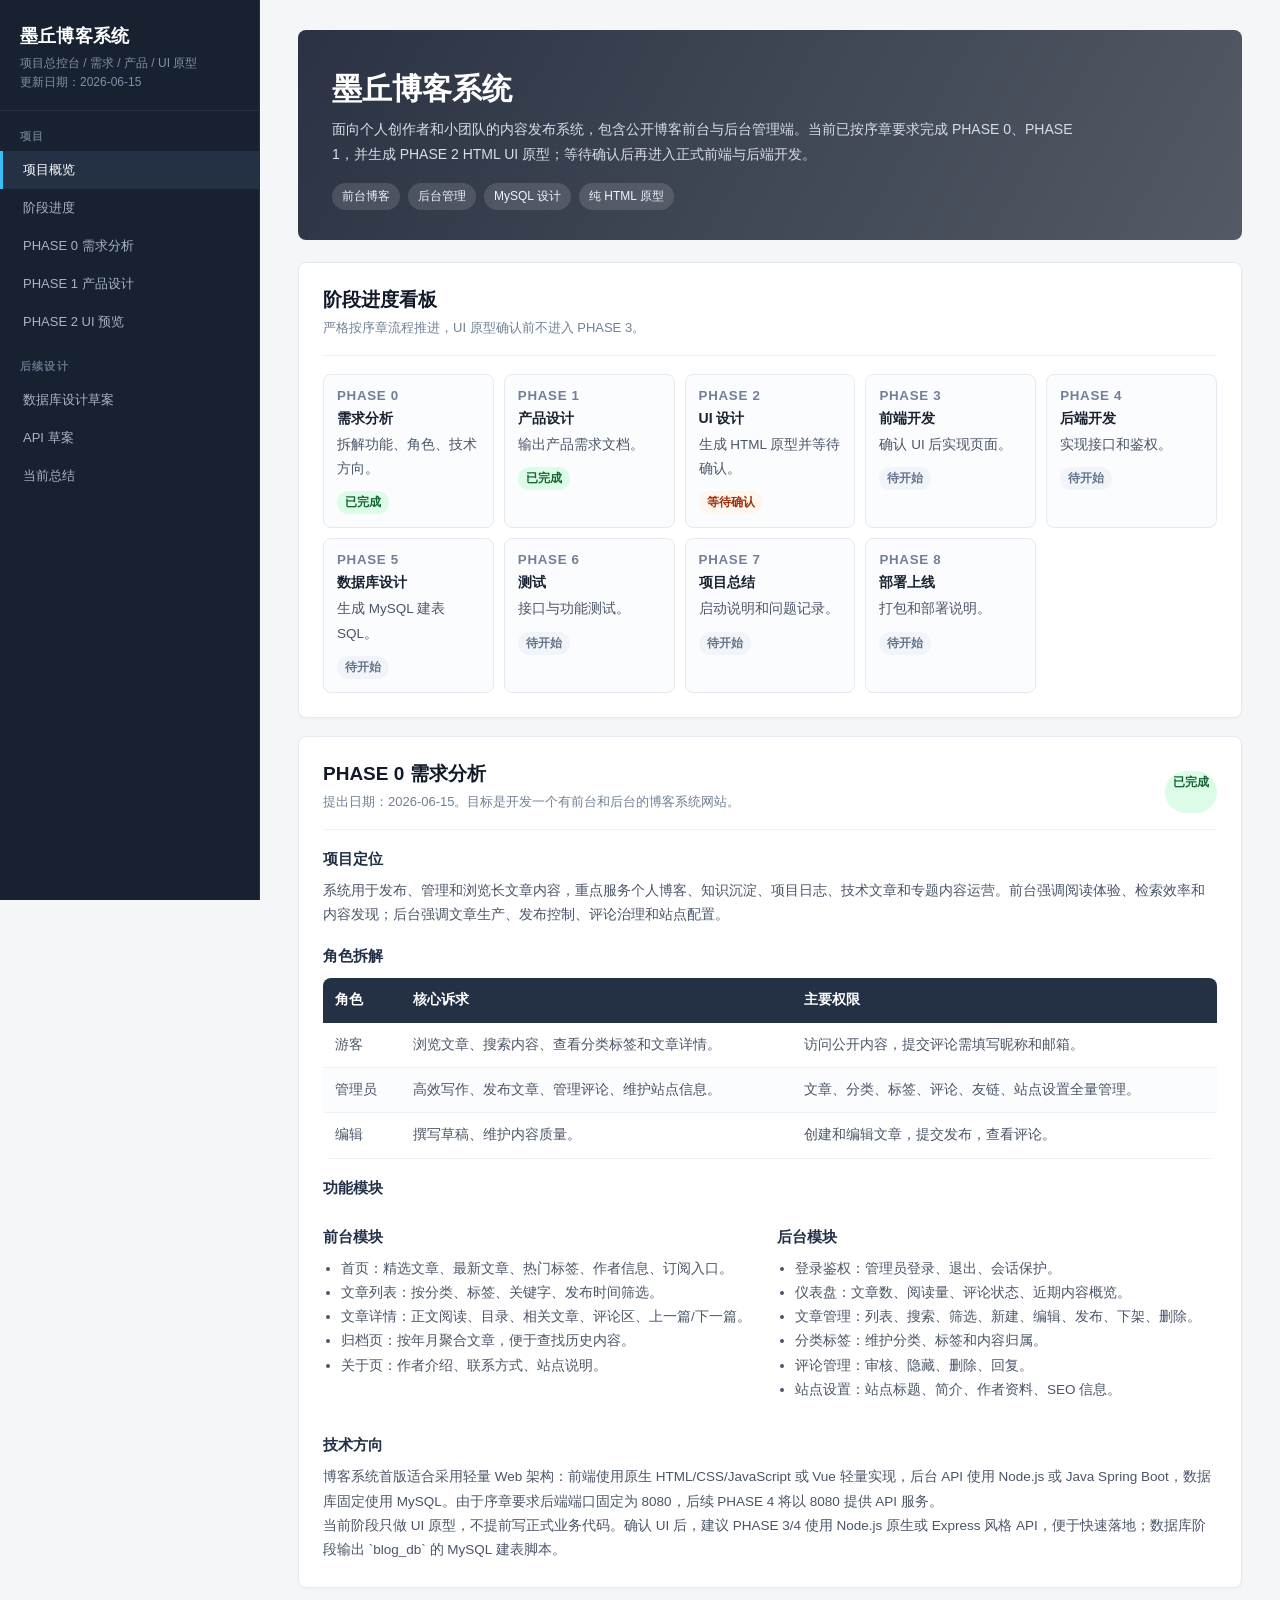
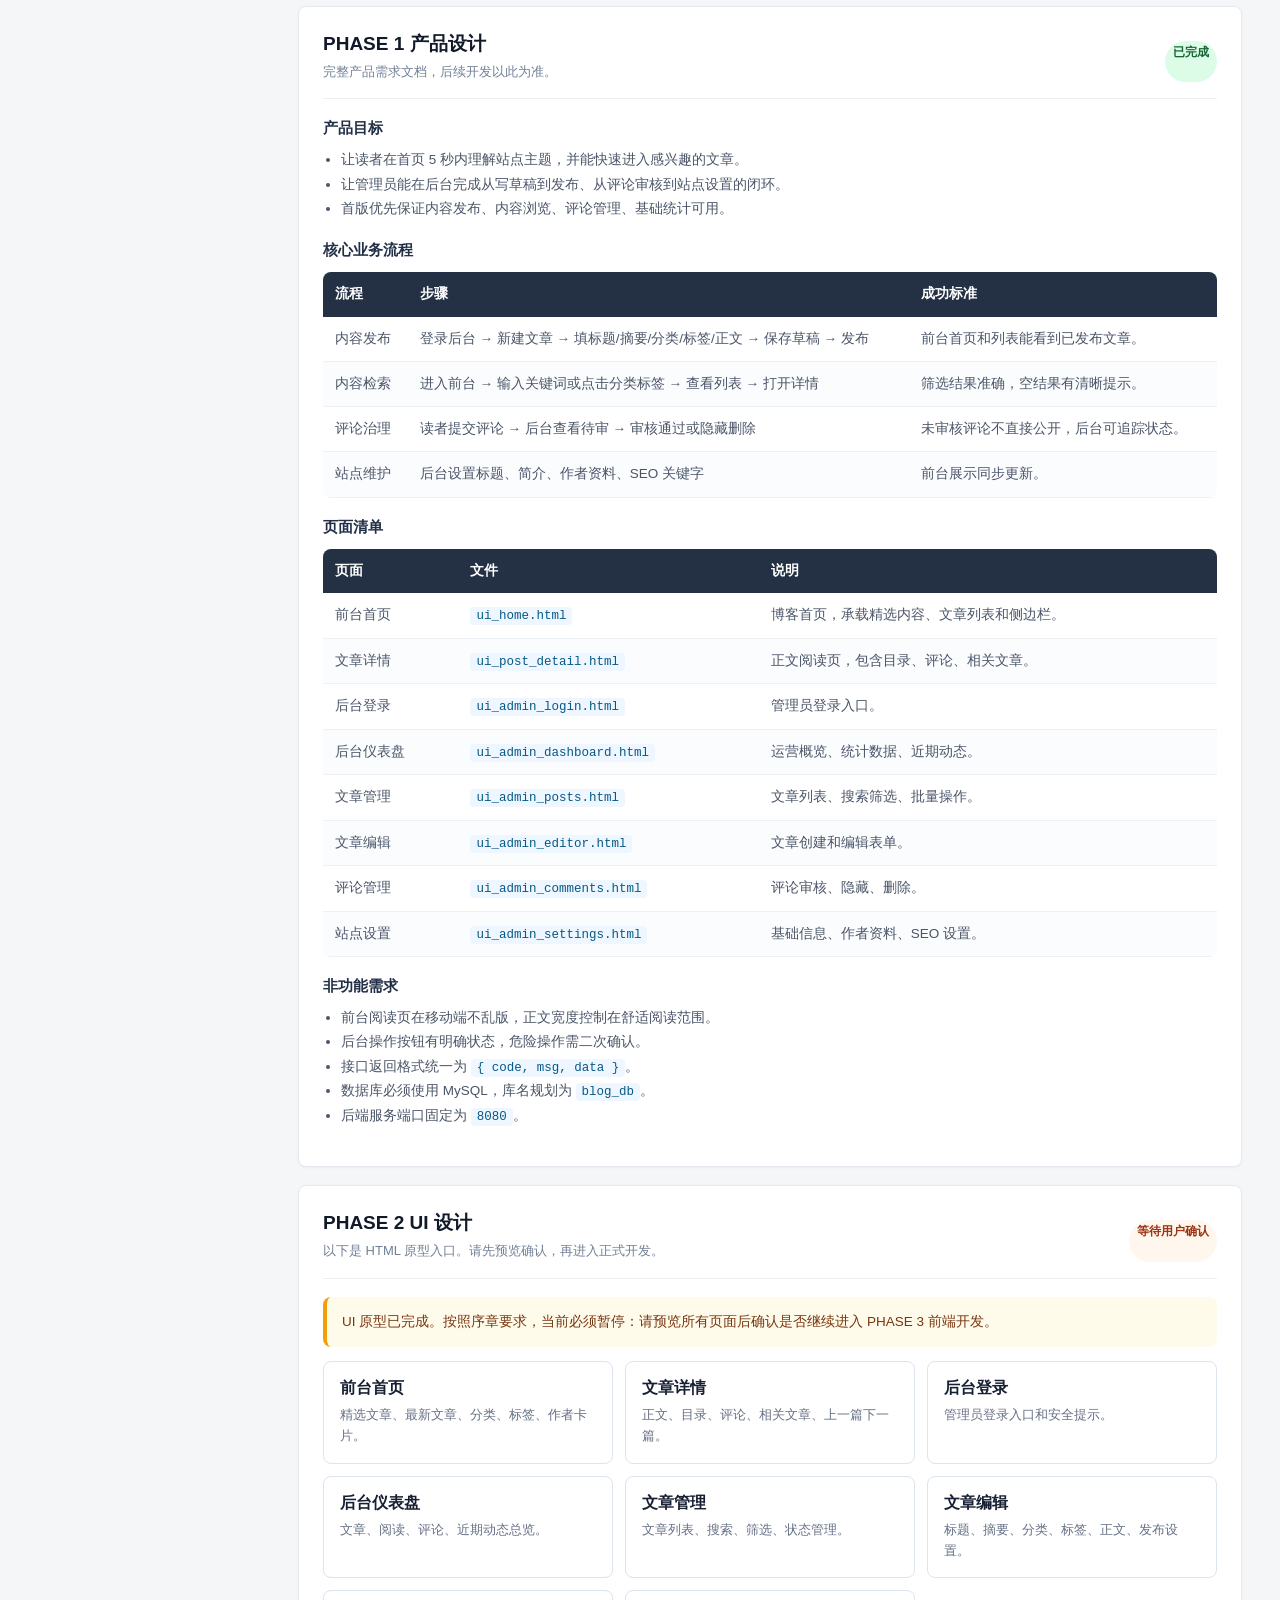
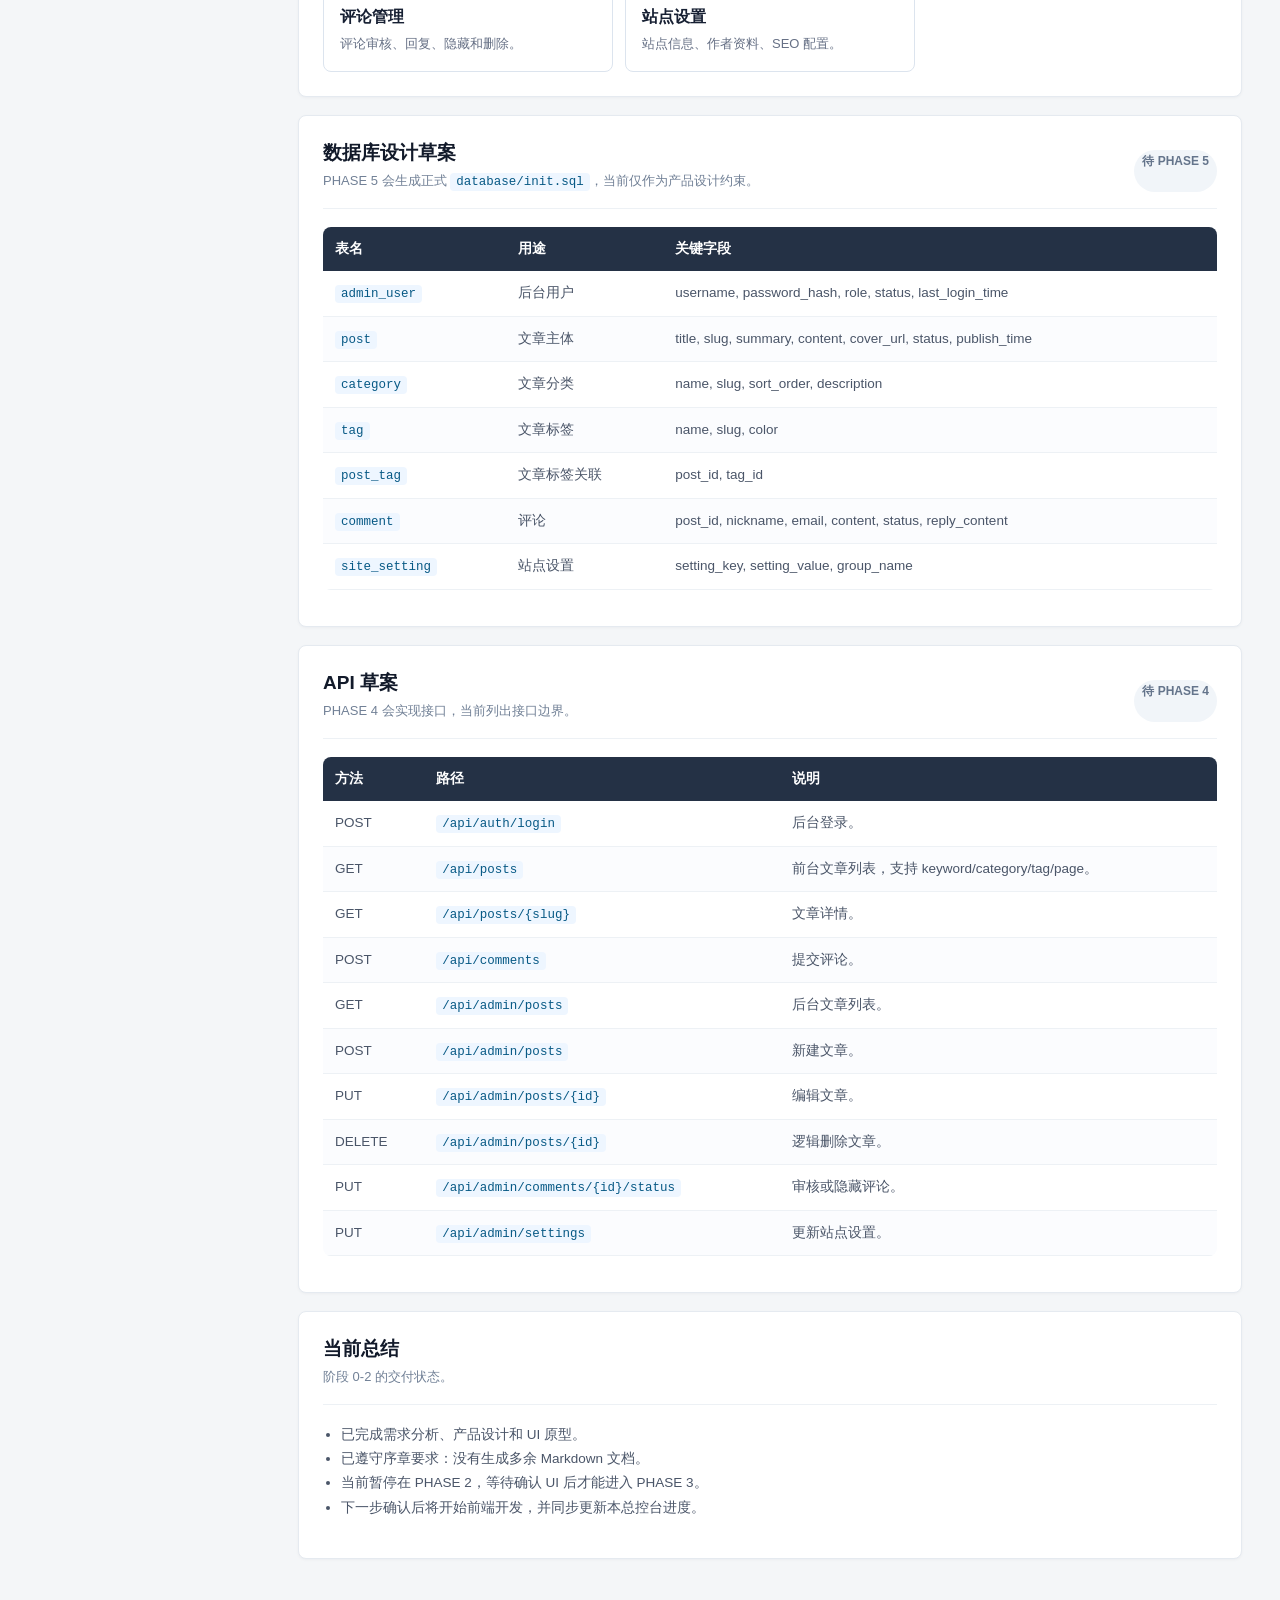
<file: index.html>
<!DOCTYPE html>
<html lang="zh-CN">
<head>
  <meta charset="UTF-8">
  <meta name="viewport" content="width=device-width, initial-scale=1.0">
  <title>墨丘博客系统 - 项目总控台</title>
  <style>
    * { box-sizing: border-box; margin: 0; padding: 0; }
    body {
      min-height: 100vh;
      display: flex;
      background: #f4f6f8;
      color: #172033;
      font-family: -apple-system, BlinkMacSystemFont, "Segoe UI", "PingFang SC", "Microsoft YaHei", sans-serif;
    }
    a { color: inherit; text-decoration: none; }
    #sidebar {
      position: fixed;
      inset: 0 auto 0 0;
      width: 260px;
      background: #18212f;
      color: #d8dee9;
      overflow-y: auto;
      border-right: 1px solid #263244;
    }
    .brand { padding: 24px 20px 18px; border-bottom: 1px solid #263244; }
    .brand strong { display: block; color: #fff; font-size: 18px; letter-spacing: .2px; }
    .brand span { display: block; color: #8190a6; font-size: 12px; margin-top: 6px; line-height: 1.6; }
    .nav-title { padding: 18px 20px 7px; font-size: 11px; color: #64748b; letter-spacing: 1.2px; font-weight: 800; }
    .nav-item {
      display: flex;
      align-items: center;
      gap: 10px;
      padding: 10px 20px;
      color: #a8b3c6;
      border-left: 3px solid transparent;
      font-size: 13px;
    }
    .nav-item:hover, .nav-item.active { color: #fff; background: #243145; border-left-color: #38bdf8; }
    main { margin-left: 260px; width: calc(100% - 260px); padding: 30px 38px 70px; }
    .hero {
      min-height: 210px;
      padding: 30px 34px;
      border-radius: 8px;
      background:
        linear-gradient(120deg, rgba(15, 23, 42, .88), rgba(24, 33, 47, .73)),
        url("https://images.unsplash.com/photo-1499750310107-5fef28a66643?auto=format&fit=crop&w=1600&q=80") center/cover;
      color: #fff;
      display: grid;
      align-content: end;
      margin-bottom: 22px;
    }
    .hero h1 { font-size: 30px; line-height: 1.2; margin-bottom: 10px; font-weight: 800; letter-spacing: 0; }
    .hero p { max-width: 760px; color: #d7dee9; line-height: 1.8; font-size: 14px; }
    .badge-row { display: flex; gap: 8px; flex-wrap: wrap; margin-top: 16px; }
    .badge { padding: 5px 10px; border-radius: 999px; background: rgba(255,255,255,.13); color: #edf4ff; font-size: 12px; }
    .section {
      background: #fff;
      border: 1px solid #e5eaf0;
      border-radius: 8px;
      padding: 24px;
      margin-bottom: 18px;
      box-shadow: 0 1px 3px rgba(15, 23, 42, .04);
      scroll-margin-top: 20px;
    }
    .section-head {
      display: flex;
      justify-content: space-between;
      gap: 16px;
      padding-bottom: 16px;
      margin-bottom: 18px;
      border-bottom: 1px solid #edf1f5;
    }
    .section h2 { font-size: 19px; color: #121a2a; }
    .section .sub { color: #718096; font-size: 13px; margin-top: 5px; line-height: 1.6; }
    h3 { margin: 20px 0 10px; font-size: 15px; color: #223047; }
    p, li, td, th { font-size: 13.5px; line-height: 1.8; }
    p, li, td { color: #4a5568; }
    ul { padding-left: 18px; margin: 8px 0 14px; }
    table { width: 100%; border-collapse: collapse; margin: 12px 0; overflow: hidden; border-radius: 8px; }
    th { background: #243145; color: #fff; text-align: left; font-weight: 700; padding: 10px 12px; }
    td { border-bottom: 1px solid #edf1f5; padding: 10px 12px; vertical-align: top; }
    tr:nth-child(even) td { background: #fbfcfe; }
    code { background: #eef6ff; color: #075985; border-radius: 4px; padding: 2px 6px; font-family: Consolas, monospace; font-size: 12.5px; }
    pre { overflow-x: auto; background: #111827; color: #dbeafe; padding: 16px; border-radius: 8px; line-height: 1.7; font-size: 12.5px; }
    .phase-grid { display: grid; grid-template-columns: repeat(auto-fit, minmax(170px, 1fr)); gap: 10px; }
    .phase {
      border: 1px solid #e5eaf0;
      border-radius: 8px;
      padding: 13px;
      background: #fbfcfe;
      min-height: 116px;
    }
    .phase small { display: block; color: #718096; font-weight: 800; letter-spacing: .7px; }
    .phase strong { display: block; margin: 7px 0 5px; font-size: 14px; color: #18212f; }
    .status { display: inline-flex; margin-top: 10px; padding: 3px 8px; border-radius: 999px; font-size: 12px; font-weight: 700; }
    .done { background: #dcfce7; color: #166534; }
    .doing { background: #dbeafe; color: #1d4ed8; }
    .wait { background: #f1f5f9; color: #64748b; }
    .pause { background: #fff7ed; color: #9a3412; }
    .preview-grid { display: grid; grid-template-columns: repeat(auto-fit, minmax(220px, 1fr)); gap: 12px; }
    .preview {
      display: block;
      border: 1px solid #dce4ee;
      border-radius: 8px;
      padding: 16px;
      background: #fff;
      transition: .18s ease;
    }
    .preview:hover { transform: translateY(-2px); border-color: #38bdf8; box-shadow: 0 8px 20px rgba(15, 23, 42, .08); }
    .preview b { display: block; color: #172033; margin-bottom: 6px; }
    .preview span { color: #667085; font-size: 13px; line-height: 1.6; }
    .alert { border-left: 4px solid #f59e0b; background: #fffbeb; color: #78350f; padding: 13px 15px; border-radius: 8px; margin: 14px 0; font-size: 13.5px; line-height: 1.8; }
    .two-col { display: grid; grid-template-columns: repeat(2, minmax(0, 1fr)); gap: 14px; }
    @media (max-width: 900px) {
      #sidebar { display: none; }
      main { margin-left: 0; width: 100%; padding: 18px; }
      .two-col { grid-template-columns: 1fr; }
      .hero { min-height: 250px; padding: 24px; }
    }
  </style>
</head>
<body>
  <nav id="sidebar">
    <div class="brand">
      <strong>墨丘博客系统</strong>
      <span>项目总控台 / 需求 / 产品 / UI 原型<br>更新日期：2026-06-15</span>
    </div>
    <div class="nav-title">项目</div>
    <a class="nav-item active" href="#overview">项目概览</a>
    <a class="nav-item" href="#progress">阶段进度</a>
    <a class="nav-item" href="#phase0">PHASE 0 需求分析</a>
    <a class="nav-item" href="#phase1">PHASE 1 产品设计</a>
    <a class="nav-item" href="#phase2">PHASE 2 UI 预览</a>
    <div class="nav-title">后续设计</div>
    <a class="nav-item" href="#database">数据库设计草案</a>
    <a class="nav-item" href="#api">API 草案</a>
    <a class="nav-item" href="#summary">当前总结</a>
  </nav>

  <main>
    <section class="hero" id="overview">
      <div>
        <h1>墨丘博客系统</h1>
        <p>面向个人创作者和小团队的内容发布系统，包含公开博客前台与后台管理端。当前已按序章要求完成 PHASE 0、PHASE 1，并生成 PHASE 2 HTML UI 原型；等待确认后再进入正式前端与后端开发。</p>
        <div class="badge-row">
          <span class="badge">前台博客</span>
          <span class="badge">后台管理</span>
          <span class="badge">MySQL 设计</span>
          <span class="badge">纯 HTML 原型</span>
        </div>
      </div>
    </section>

    <section class="section" id="progress">
      <div class="section-head">
        <div>
          <h2>阶段进度看板</h2>
          <div class="sub">严格按序章流程推进，UI 原型确认前不进入 PHASE 3。</div>
        </div>
      </div>
      <div class="phase-grid">
        <div class="phase"><small>PHASE 0</small><strong>需求分析</strong><p>拆解功能、角色、技术方向。</p><span class="status done">已完成</span></div>
        <div class="phase"><small>PHASE 1</small><strong>产品设计</strong><p>输出产品需求文档。</p><span class="status done">已完成</span></div>
        <div class="phase"><small>PHASE 2</small><strong>UI 设计</strong><p>生成 HTML 原型并等待确认。</p><span class="status pause">等待确认</span></div>
        <div class="phase"><small>PHASE 3</small><strong>前端开发</strong><p>确认 UI 后实现页面。</p><span class="status wait">待开始</span></div>
        <div class="phase"><small>PHASE 4</small><strong>后端开发</strong><p>实现接口和鉴权。</p><span class="status wait">待开始</span></div>
        <div class="phase"><small>PHASE 5</small><strong>数据库设计</strong><p>生成 MySQL 建表 SQL。</p><span class="status wait">待开始</span></div>
        <div class="phase"><small>PHASE 6</small><strong>测试</strong><p>接口与功能测试。</p><span class="status wait">待开始</span></div>
        <div class="phase"><small>PHASE 7</small><strong>项目总结</strong><p>启动说明和问题记录。</p><span class="status wait">待开始</span></div>
        <div class="phase"><small>PHASE 8</small><strong>部署上线</strong><p>打包和部署说明。</p><span class="status wait">待开始</span></div>
      </div>
    </section>

    <section class="section" id="phase0">
      <div class="section-head">
        <div>
          <h2>PHASE 0 需求分析</h2>
          <div class="sub">提出日期：2026-06-15。目标是开发一个有前台和后台的博客系统网站。</div>
        </div>
        <span class="status done">已完成</span>
      </div>

      <h3>项目定位</h3>
      <p>系统用于发布、管理和浏览长文章内容，重点服务个人博客、知识沉淀、项目日志、技术文章和专题内容运营。前台强调阅读体验、检索效率和内容发现；后台强调文章生产、发布控制、评论治理和站点配置。</p>

      <h3>角色拆解</h3>
      <table>
        <thead><tr><th>角色</th><th>核心诉求</th><th>主要权限</th></tr></thead>
        <tbody>
          <tr><td>游客</td><td>浏览文章、搜索内容、查看分类标签和文章详情。</td><td>访问公开内容，提交评论需填写昵称和邮箱。</td></tr>
          <tr><td>管理员</td><td>高效写作、发布文章、管理评论、维护站点信息。</td><td>文章、分类、标签、评论、友链、站点设置全量管理。</td></tr>
          <tr><td>编辑</td><td>撰写草稿、维护内容质量。</td><td>创建和编辑文章，提交发布，查看评论。</td></tr>
        </tbody>
      </table>

      <h3>功能模块</h3>
      <div class="two-col">
        <div>
          <h3>前台模块</h3>
          <ul>
            <li>首页：精选文章、最新文章、热门标签、作者信息、订阅入口。</li>
            <li>文章列表：按分类、标签、关键字、发布时间筛选。</li>
            <li>文章详情：正文阅读、目录、相关文章、评论区、上一篇/下一篇。</li>
            <li>归档页：按年月聚合文章，便于查找历史内容。</li>
            <li>关于页：作者介绍、联系方式、站点说明。</li>
          </ul>
        </div>
        <div>
          <h3>后台模块</h3>
          <ul>
            <li>登录鉴权：管理员登录、退出、会话保护。</li>
            <li>仪表盘：文章数、阅读量、评论状态、近期内容概览。</li>
            <li>文章管理：列表、搜索、筛选、新建、编辑、发布、下架、删除。</li>
            <li>分类标签：维护分类、标签和内容归属。</li>
            <li>评论管理：审核、隐藏、删除、回复。</li>
            <li>站点设置：站点标题、简介、作者资料、SEO 信息。</li>
          </ul>
        </div>
      </div>

      <h3>技术方向</h3>
      <p>博客系统首版适合采用轻量 Web 架构：前端使用原生 HTML/CSS/JavaScript 或 Vue 轻量实现，后台 API 使用 Node.js 或 Java Spring Boot，数据库固定使用 MySQL。由于序章要求后端端口固定为 8080，后续 PHASE 4 将以 8080 提供 API 服务。</p>
      <p>当前阶段只做 UI 原型，不提前写正式业务代码。确认 UI 后，建议 PHASE 3/4 使用 Node.js 原生或 Express 风格 API，便于快速落地；数据库阶段输出 `blog_db` 的 MySQL 建表脚本。</p>
    </section>

    <section class="section" id="phase1">
      <div class="section-head">
        <div>
          <h2>PHASE 1 产品设计</h2>
          <div class="sub">完整产品需求文档，后续开发以此为准。</div>
        </div>
        <span class="status done">已完成</span>
      </div>

      <h3>产品目标</h3>
      <ul>
        <li>让读者在首页 5 秒内理解站点主题，并能快速进入感兴趣的文章。</li>
        <li>让管理员能在后台完成从写草稿到发布、从评论审核到站点设置的闭环。</li>
        <li>首版优先保证内容发布、内容浏览、评论管理、基础统计可用。</li>
      </ul>

      <h3>核心业务流程</h3>
      <table>
        <thead><tr><th>流程</th><th>步骤</th><th>成功标准</th></tr></thead>
        <tbody>
          <tr><td>内容发布</td><td>登录后台 → 新建文章 → 填标题/摘要/分类/标签/正文 → 保存草稿 → 发布</td><td>前台首页和列表能看到已发布文章。</td></tr>
          <tr><td>内容检索</td><td>进入前台 → 输入关键词或点击分类标签 → 查看列表 → 打开详情</td><td>筛选结果准确，空结果有清晰提示。</td></tr>
          <tr><td>评论治理</td><td>读者提交评论 → 后台查看待审 → 审核通过或隐藏删除</td><td>未审核评论不直接公开，后台可追踪状态。</td></tr>
          <tr><td>站点维护</td><td>后台设置标题、简介、作者资料、SEO 关键字</td><td>前台展示同步更新。</td></tr>
        </tbody>
      </table>

      <h3>页面清单</h3>
      <table>
        <thead><tr><th>页面</th><th>文件</th><th>说明</th></tr></thead>
        <tbody>
          <tr><td>前台首页</td><td><code>ui_home.html</code></td><td>博客首页，承载精选内容、文章列表和侧边栏。</td></tr>
          <tr><td>文章详情</td><td><code>ui_post_detail.html</code></td><td>正文阅读页，包含目录、评论、相关文章。</td></tr>
          <tr><td>后台登录</td><td><code>ui_admin_login.html</code></td><td>管理员登录入口。</td></tr>
          <tr><td>后台仪表盘</td><td><code>ui_admin_dashboard.html</code></td><td>运营概览、统计数据、近期动态。</td></tr>
          <tr><td>文章管理</td><td><code>ui_admin_posts.html</code></td><td>文章列表、搜索筛选、批量操作。</td></tr>
          <tr><td>文章编辑</td><td><code>ui_admin_editor.html</code></td><td>文章创建和编辑表单。</td></tr>
          <tr><td>评论管理</td><td><code>ui_admin_comments.html</code></td><td>评论审核、隐藏、删除。</td></tr>
          <tr><td>站点设置</td><td><code>ui_admin_settings.html</code></td><td>基础信息、作者资料、SEO 设置。</td></tr>
        </tbody>
      </table>

      <h3>非功能需求</h3>
      <ul>
        <li>前台阅读页在移动端不乱版，正文宽度控制在舒适阅读范围。</li>
        <li>后台操作按钮有明确状态，危险操作需二次确认。</li>
        <li>接口返回格式统一为 <code>{ code, msg, data }</code>。</li>
        <li>数据库必须使用 MySQL，库名规划为 <code>blog_db</code>。</li>
        <li>后端服务端口固定为 <code>8080</code>。</li>
      </ul>
    </section>

    <section class="section" id="phase2">
      <div class="section-head">
        <div>
          <h2>PHASE 2 UI 设计</h2>
          <div class="sub">以下是 HTML 原型入口。请先预览确认，再进入正式开发。</div>
        </div>
        <span class="status pause">等待用户确认</span>
      </div>

      <div class="alert">
        UI 原型已完成。按照序章要求，当前必须暂停：请预览所有页面后确认是否继续进入 PHASE 3 前端开发。
      </div>

      <div class="preview-grid">
        <a class="preview" href="ui_home.html"><b>前台首页</b><span>精选文章、最新文章、分类、标签、作者卡片。</span></a>
        <a class="preview" href="ui_post_detail.html"><b>文章详情</b><span>正文、目录、评论、相关文章、上一篇下一篇。</span></a>
        <a class="preview" href="ui_admin_login.html"><b>后台登录</b><span>管理员登录入口和安全提示。</span></a>
        <a class="preview" href="ui_admin_dashboard.html"><b>后台仪表盘</b><span>文章、阅读、评论、近期动态总览。</span></a>
        <a class="preview" href="ui_admin_posts.html"><b>文章管理</b><span>文章列表、搜索、筛选、状态管理。</span></a>
        <a class="preview" href="ui_admin_editor.html"><b>文章编辑</b><span>标题、摘要、分类、标签、正文、发布设置。</span></a>
        <a class="preview" href="ui_admin_comments.html"><b>评论管理</b><span>评论审核、回复、隐藏和删除。</span></a>
        <a class="preview" href="ui_admin_settings.html"><b>站点设置</b><span>站点信息、作者资料、SEO 配置。</span></a>
      </div>
    </section>

    <section class="section" id="database">
      <div class="section-head">
        <div>
          <h2>数据库设计草案</h2>
          <div class="sub">PHASE 5 会生成正式 <code>database/init.sql</code>，当前仅作为产品设计约束。</div>
        </div>
        <span class="status wait">待 PHASE 5</span>
      </div>
      <table>
        <thead><tr><th>表名</th><th>用途</th><th>关键字段</th></tr></thead>
        <tbody>
          <tr><td><code>admin_user</code></td><td>后台用户</td><td>username, password_hash, role, status, last_login_time</td></tr>
          <tr><td><code>post</code></td><td>文章主体</td><td>title, slug, summary, content, cover_url, status, publish_time</td></tr>
          <tr><td><code>category</code></td><td>文章分类</td><td>name, slug, sort_order, description</td></tr>
          <tr><td><code>tag</code></td><td>文章标签</td><td>name, slug, color</td></tr>
          <tr><td><code>post_tag</code></td><td>文章标签关联</td><td>post_id, tag_id</td></tr>
          <tr><td><code>comment</code></td><td>评论</td><td>post_id, nickname, email, content, status, reply_content</td></tr>
          <tr><td><code>site_setting</code></td><td>站点设置</td><td>setting_key, setting_value, group_name</td></tr>
        </tbody>
      </table>
    </section>

    <section class="section" id="api">
      <div class="section-head">
        <div>
          <h2>API 草案</h2>
          <div class="sub">PHASE 4 会实现接口，当前列出接口边界。</div>
        </div>
        <span class="status wait">待 PHASE 4</span>
      </div>
      <table>
        <thead><tr><th>方法</th><th>路径</th><th>说明</th></tr></thead>
        <tbody>
          <tr><td>POST</td><td><code>/api/auth/login</code></td><td>后台登录。</td></tr>
          <tr><td>GET</td><td><code>/api/posts</code></td><td>前台文章列表，支持 keyword/category/tag/page。</td></tr>
          <tr><td>GET</td><td><code>/api/posts/{slug}</code></td><td>文章详情。</td></tr>
          <tr><td>POST</td><td><code>/api/comments</code></td><td>提交评论。</td></tr>
          <tr><td>GET</td><td><code>/api/admin/posts</code></td><td>后台文章列表。</td></tr>
          <tr><td>POST</td><td><code>/api/admin/posts</code></td><td>新建文章。</td></tr>
          <tr><td>PUT</td><td><code>/api/admin/posts/{id}</code></td><td>编辑文章。</td></tr>
          <tr><td>DELETE</td><td><code>/api/admin/posts/{id}</code></td><td>逻辑删除文章。</td></tr>
          <tr><td>PUT</td><td><code>/api/admin/comments/{id}/status</code></td><td>审核或隐藏评论。</td></tr>
          <tr><td>PUT</td><td><code>/api/admin/settings</code></td><td>更新站点设置。</td></tr>
        </tbody>
      </table>
    </section>

    <section class="section" id="summary">
      <div class="section-head">
        <div>
          <h2>当前总结</h2>
          <div class="sub">阶段 0-2 的交付状态。</div>
        </div>
      </div>
      <ul>
        <li>已完成需求分析、产品设计和 UI 原型。</li>
        <li>已遵守序章要求：没有生成多余 Markdown 文档。</li>
        <li>当前暂停在 PHASE 2，等待确认 UI 后才能进入 PHASE 3。</li>
        <li>下一步确认后将开始前端开发，并同步更新本总控台进度。</li>
      </ul>
    </section>
  </main>

  <script>
    const navItems = document.querySelectorAll('.nav-item');
    const sections = document.querySelectorAll('section[id]');
    navItems.forEach(item => {
      item.addEventListener('click', event => {
        event.preventDefault();
        const target = document.querySelector(item.getAttribute('href'));
        if (target) target.scrollIntoView({ behavior: 'smooth', block: 'start' });
      });
    });
    const observer = new IntersectionObserver(entries => {
      entries.forEach(entry => {
        if (!entry.isIntersecting) return;
        const id = '#' + entry.target.id;
        navItems.forEach(item => item.classList.toggle('active', item.getAttribute('href') === id));
      });
    }, { threshold: .25, rootMargin: '-20px 0px -65% 0px' });
    sections.forEach(section => observer.observe(section));
  </script>
</body>
</html>
</file>
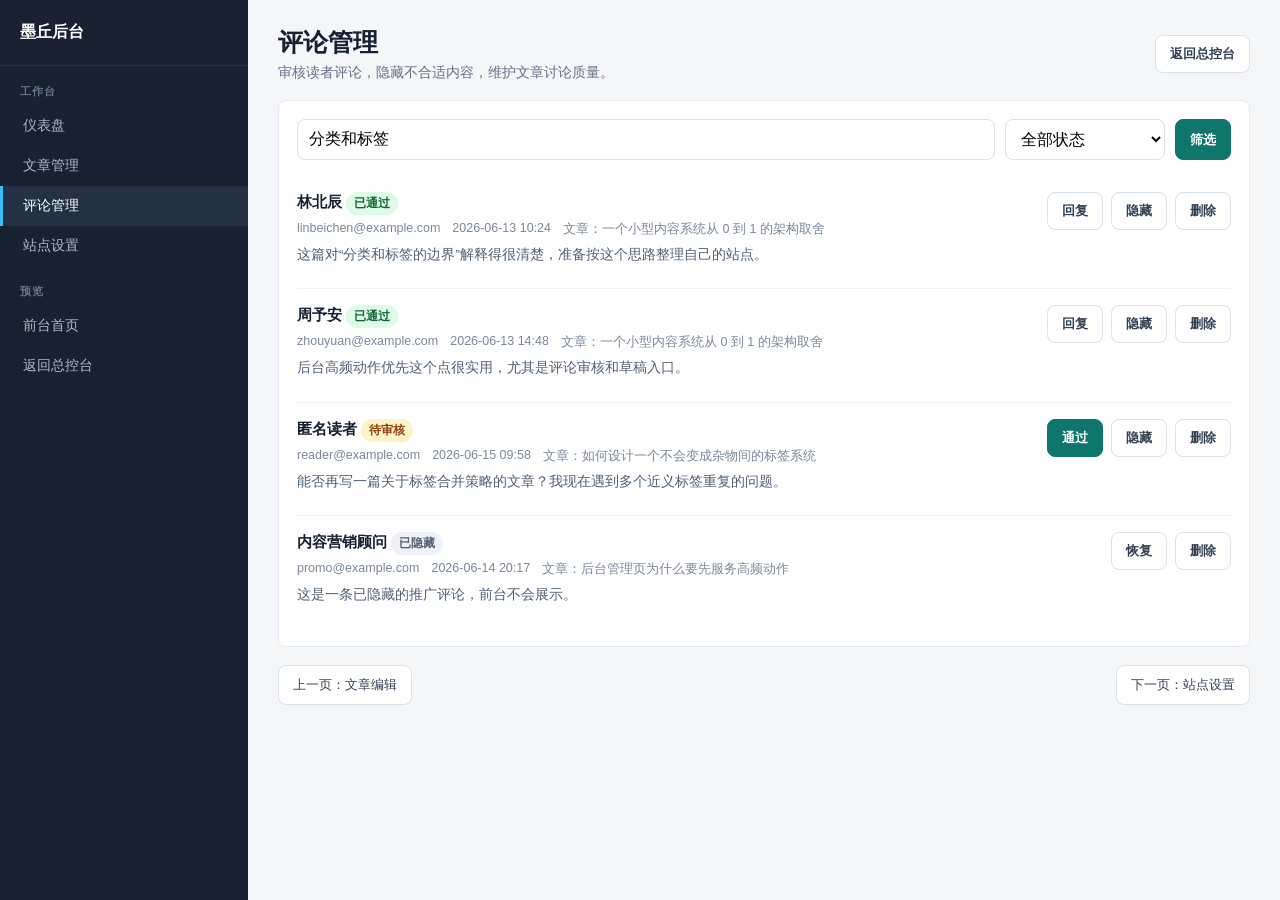
<file: ui_admin_comments.html>
<!DOCTYPE html>
<html lang="zh-CN">
<head>
  <meta charset="UTF-8">
  <meta name="viewport" content="width=device-width, initial-scale=1.0">
  <title>评论管理 - 墨丘博客系统</title>
  <style>
    * { box-sizing: border-box; margin: 0; padding: 0; }
    body { min-height: 100vh; display: flex; background: #f4f6f8; color: #172033; font-family: -apple-system, BlinkMacSystemFont, "Segoe UI", "PingFang SC", "Microsoft YaHei", sans-serif; }
    a { color: inherit; text-decoration: none; }
    aside { width: 248px; min-width: 248px; background: #18212f; color: #aeb8c8; min-height: 100vh; }
    .brand { padding: 22px 20px; border-bottom: 1px solid #263244; color: #fff; font-weight: 800; }
    .nav-title { padding: 18px 20px 7px; font-size: 11px; color: #65758c; font-weight: 800; letter-spacing: 1px; }
    .nav a { display: block; padding: 11px 20px; border-left: 3px solid transparent; font-size: 14px; }
    .nav a.active, .nav a:hover { color: #fff; background: #243145; border-left-color: #38bdf8; }
    main { flex: 1; padding: 26px 30px 44px; }
    .top { display: flex; justify-content: space-between; align-items: center; gap: 16px; margin-bottom: 18px; }
    h1 { font-size: 25px; }
    .sub { color: #667085; font-size: 13.5px; margin-top: 5px; }
    .btn { display: inline-flex; align-items: center; justify-content: center; min-height: 38px; padding: 0 14px; border-radius: 8px; border: 1px solid #d8e1ec; background: #fff; color: #334155; font-weight: 700; font-size: 13px; }
    .primary { background: #0f766e; color: #fff; border-color: #0f766e; }
    .card { background: #fff; border: 1px solid #e4eaf1; border-radius: 8px; padding: 18px; }
    .filters { display: grid; grid-template-columns: 1fr 160px auto; gap: 10px; margin-bottom: 16px; }
    input, select, textarea { border: 1px solid #d8e1ec; border-radius: 8px; padding: 10px 11px; font: inherit; outline: 0; background: #fff; }
    .comment { display: grid; grid-template-columns: 1fr auto; gap: 18px; padding: 16px 0; border-bottom: 1px solid #eef2f6; }
    .comment:last-child { border-bottom: 0; }
    .comment h3 { font-size: 15px; margin-bottom: 6px; }
    .comment p { color: #4f5f73; font-size: 13.5px; line-height: 1.8; margin: 5px 0; }
    .meta { color: #7b8798; font-size: 12.5px; display: flex; gap: 12px; flex-wrap: wrap; }
    .actions { display: flex; gap: 8px; align-items: flex-start; }
    .pill { display: inline-flex; padding: 3px 8px; border-radius: 999px; font-size: 12px; font-weight: 700; }
    .green { background: #dcfce7; color: #166534; }
    .amber { background: #fef3c7; color: #92400e; }
    .gray { background: #eef2f6; color: #526174; }
    .pager { margin-top: 18px; display: flex; justify-content: space-between; gap: 12px; }
    .pager a { padding: 10px 14px; border: 1px solid #d8e1ec; border-radius: 8px; background: #fff; color: #334155; font-size: 13px; }
    @media (max-width: 960px) { aside { display: none; } .filters, .comment { grid-template-columns: 1fr; } main { padding: 20px; } }
  </style>
</head>
<body>
  <aside>
    <div class="brand">墨丘后台</div>
    <div class="nav">
      <div class="nav-title">工作台</div>
      <a href="ui_admin_dashboard.html">仪表盘</a>
      <a href="ui_admin_posts.html">文章管理</a>
      <a class="active" href="ui_admin_comments.html">评论管理</a>
      <a href="ui_admin_settings.html">站点设置</a>
      <div class="nav-title">预览</div>
      <a href="ui_home.html">前台首页</a>
      <a href="index.html">返回总控台</a>
    </div>
  </aside>
  <main>
    <div class="top">
      <div><h1>评论管理</h1><p class="sub">审核读者评论，隐藏不合适内容，维护文章讨论质量。</p></div>
      <a class="btn" href="index.html">返回总控台</a>
    </div>
    <section class="card">
      <div class="filters">
        <input placeholder="搜索评论内容、昵称或邮箱" value="分类和标签">
        <select><option>全部状态</option><option>待审核</option><option>已通过</option><option>已隐藏</option></select>
        <a class="btn primary">筛选</a>
      </div>
      <div class="comment">
        <div>
          <h3>林北辰 <span class="pill green">已通过</span></h3>
          <div class="meta"><span>linbeichen@example.com</span><span>2026-06-13 10:24</span><span>文章：一个小型内容系统从 0 到 1 的架构取舍</span></div>
          <p>这篇对“分类和标签的边界”解释得很清楚，准备按这个思路整理自己的站点。</p>
        </div>
        <div class="actions"><a class="btn">回复</a><a class="btn">隐藏</a><a class="btn">删除</a></div>
      </div>
      <div class="comment">
        <div>
          <h3>周予安 <span class="pill green">已通过</span></h3>
          <div class="meta"><span>zhouyuan@example.com</span><span>2026-06-13 14:48</span><span>文章：一个小型内容系统从 0 到 1 的架构取舍</span></div>
          <p>后台高频动作优先这个点很实用，尤其是评论审核和草稿入口。</p>
        </div>
        <div class="actions"><a class="btn">回复</a><a class="btn">隐藏</a><a class="btn">删除</a></div>
      </div>
      <div class="comment">
        <div>
          <h3>匿名读者 <span class="pill amber">待审核</span></h3>
          <div class="meta"><span>reader@example.com</span><span>2026-06-15 09:58</span><span>文章：如何设计一个不会变成杂物间的标签系统</span></div>
          <p>能否再写一篇关于标签合并策略的文章？我现在遇到多个近义标签重复的问题。</p>
        </div>
        <div class="actions"><a class="btn primary">通过</a><a class="btn">隐藏</a><a class="btn">删除</a></div>
      </div>
      <div class="comment">
        <div>
          <h3>内容营销顾问 <span class="pill gray">已隐藏</span></h3>
          <div class="meta"><span>promo@example.com</span><span>2026-06-14 20:17</span><span>文章：后台管理页为什么要先服务高频动作</span></div>
          <p>这是一条已隐藏的推广评论，前台不会展示。</p>
        </div>
        <div class="actions"><a class="btn">恢复</a><a class="btn">删除</a></div>
      </div>
    </section>
    <div class="pager"><a href="ui_admin_editor.html">上一页：文章编辑</a><a href="ui_admin_settings.html">下一页：站点设置</a></div>
  </main>
</body>
</html>
</file>
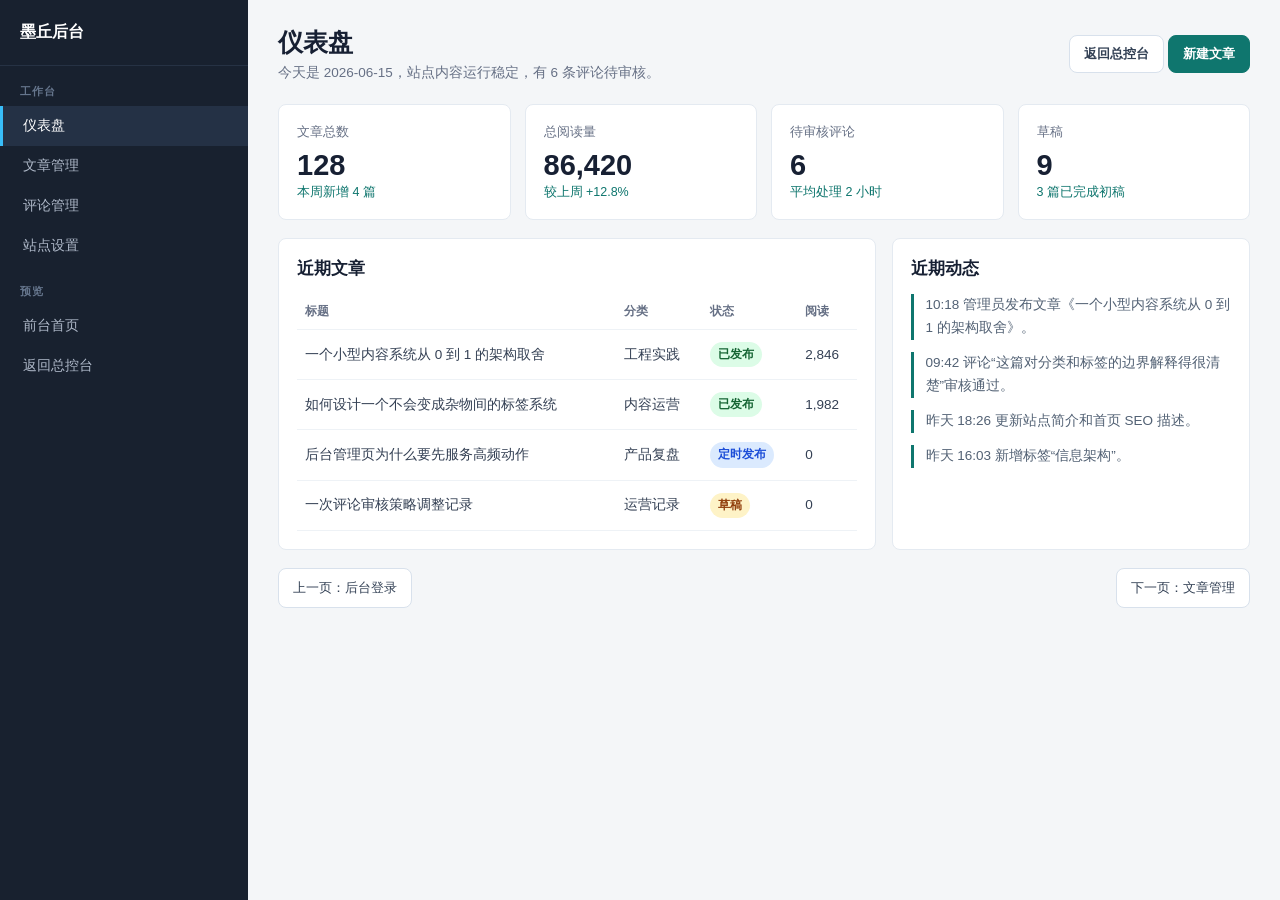
<file: ui_admin_dashboard.html>
<!DOCTYPE html>
<html lang="zh-CN">
<head>
  <meta charset="UTF-8">
  <meta name="viewport" content="width=device-width, initial-scale=1.0">
  <title>后台仪表盘 - 墨丘博客系统</title>
  <style>
    * { box-sizing: border-box; margin: 0; padding: 0; }
    body { min-height: 100vh; display: flex; background: #f4f6f8; color: #172033; font-family: -apple-system, BlinkMacSystemFont, "Segoe UI", "PingFang SC", "Microsoft YaHei", sans-serif; }
    a { color: inherit; text-decoration: none; }
    aside { width: 248px; min-width: 248px; background: #18212f; color: #aeb8c8; min-height: 100vh; }
    .brand { padding: 22px 20px; border-bottom: 1px solid #263244; color: #fff; font-weight: 800; }
    .nav-title { padding: 18px 20px 7px; font-size: 11px; color: #65758c; font-weight: 800; letter-spacing: 1px; }
    .nav a { display: block; padding: 11px 20px; border-left: 3px solid transparent; font-size: 14px; }
    .nav a.active, .nav a:hover { color: #fff; background: #243145; border-left-color: #38bdf8; }
    main { flex: 1; padding: 26px 30px 44px; }
    .top { display: flex; justify-content: space-between; gap: 16px; align-items: center; margin-bottom: 22px; }
    h1 { font-size: 25px; }
    .sub { color: #667085; font-size: 13.5px; margin-top: 5px; }
    .btn { display: inline-flex; align-items: center; justify-content: center; min-height: 38px; padding: 0 14px; border-radius: 8px; border: 1px solid #d8e1ec; background: #fff; color: #334155; font-weight: 700; font-size: 13px; }
    .primary { background: #0f766e; color: #fff; border-color: #0f766e; }
    .stats { display: grid; grid-template-columns: repeat(4, minmax(0, 1fr)); gap: 14px; margin-bottom: 18px; }
    .card { background: #fff; border: 1px solid #e4eaf1; border-radius: 8px; padding: 18px; }
    .stat-label { color: #667085; font-size: 13px; }
    .stat-value { font-size: 29px; font-weight: 800; margin: 8px 0 2px; }
    .trend { color: #0f766e; font-size: 12.5px; }
    .grid { display: grid; grid-template-columns: minmax(0, 1.25fr) minmax(320px, .75fr); gap: 16px; }
    h2 { font-size: 17px; margin-bottom: 14px; }
    table { width: 100%; border-collapse: collapse; }
    th { text-align: left; color: #667085; font-size: 12px; padding: 9px 8px; border-bottom: 1px solid #eef2f6; }
    td { color: #344054; font-size: 13.5px; padding: 12px 8px; border-bottom: 1px solid #eef2f6; line-height: 1.6; }
    .pill { display: inline-flex; padding: 3px 8px; border-radius: 999px; font-size: 12px; font-weight: 700; }
    .green { background: #dcfce7; color: #166534; }
    .blue { background: #dbeafe; color: #1d4ed8; }
    .amber { background: #fef3c7; color: #92400e; }
    .activity { display: grid; gap: 12px; }
    .activity div { border-left: 3px solid #0f766e; padding-left: 12px; color: #526174; font-size: 13.5px; line-height: 1.7; }
    .pager { margin-top: 18px; display: flex; justify-content: space-between; gap: 12px; }
    .pager a { padding: 10px 14px; border: 1px solid #d8e1ec; border-radius: 8px; background: #fff; color: #334155; font-size: 13px; }
    @media (max-width: 960px) { aside { display: none; } .stats, .grid { grid-template-columns: 1fr; } main { padding: 20px; } }
  </style>
</head>
<body>
  <aside>
    <div class="brand">墨丘后台</div>
    <div class="nav">
      <div class="nav-title">工作台</div>
      <a class="active" href="ui_admin_dashboard.html">仪表盘</a>
      <a href="ui_admin_posts.html">文章管理</a>
      <a href="ui_admin_comments.html">评论管理</a>
      <a href="ui_admin_settings.html">站点设置</a>
      <div class="nav-title">预览</div>
      <a href="ui_home.html">前台首页</a>
      <a href="index.html">返回总控台</a>
    </div>
  </aside>
  <main>
    <div class="top">
      <div><h1>仪表盘</h1><p class="sub">今天是 2026-06-15，站点内容运行稳定，有 6 条评论待审核。</p></div>
      <div><a class="btn" href="index.html">返回总控台</a> <a class="btn primary" href="ui_admin_editor.html">新建文章</a></div>
    </div>
    <section class="stats">
      <div class="card"><div class="stat-label">文章总数</div><div class="stat-value">128</div><div class="trend">本周新增 4 篇</div></div>
      <div class="card"><div class="stat-label">总阅读量</div><div class="stat-value">86,420</div><div class="trend">较上周 +12.8%</div></div>
      <div class="card"><div class="stat-label">待审核评论</div><div class="stat-value">6</div><div class="trend">平均处理 2 小时</div></div>
      <div class="card"><div class="stat-label">草稿</div><div class="stat-value">9</div><div class="trend">3 篇已完成初稿</div></div>
    </section>
    <section class="grid">
      <div class="card">
        <h2>近期文章</h2>
        <table>
          <thead><tr><th>标题</th><th>分类</th><th>状态</th><th>阅读</th></tr></thead>
          <tbody>
            <tr><td>一个小型内容系统从 0 到 1 的架构取舍</td><td>工程实践</td><td><span class="pill green">已发布</span></td><td>2,846</td></tr>
            <tr><td>如何设计一个不会变成杂物间的标签系统</td><td>内容运营</td><td><span class="pill green">已发布</span></td><td>1,982</td></tr>
            <tr><td>后台管理页为什么要先服务高频动作</td><td>产品复盘</td><td><span class="pill blue">定时发布</span></td><td>0</td></tr>
            <tr><td>一次评论审核策略调整记录</td><td>运营记录</td><td><span class="pill amber">草稿</span></td><td>0</td></tr>
          </tbody>
        </table>
      </div>
      <div class="card">
        <h2>近期动态</h2>
        <div class="activity">
          <div>10:18 管理员发布文章《一个小型内容系统从 0 到 1 的架构取舍》。</div>
          <div>09:42 评论“这篇对分类和标签的边界解释得很清楚”审核通过。</div>
          <div>昨天 18:26 更新站点简介和首页 SEO 描述。</div>
          <div>昨天 16:03 新增标签“信息架构”。</div>
        </div>
      </div>
    </section>
    <div class="pager"><a href="ui_admin_login.html">上一页：后台登录</a><a href="ui_admin_posts.html">下一页：文章管理</a></div>
  </main>
</body>
</html>
</file>
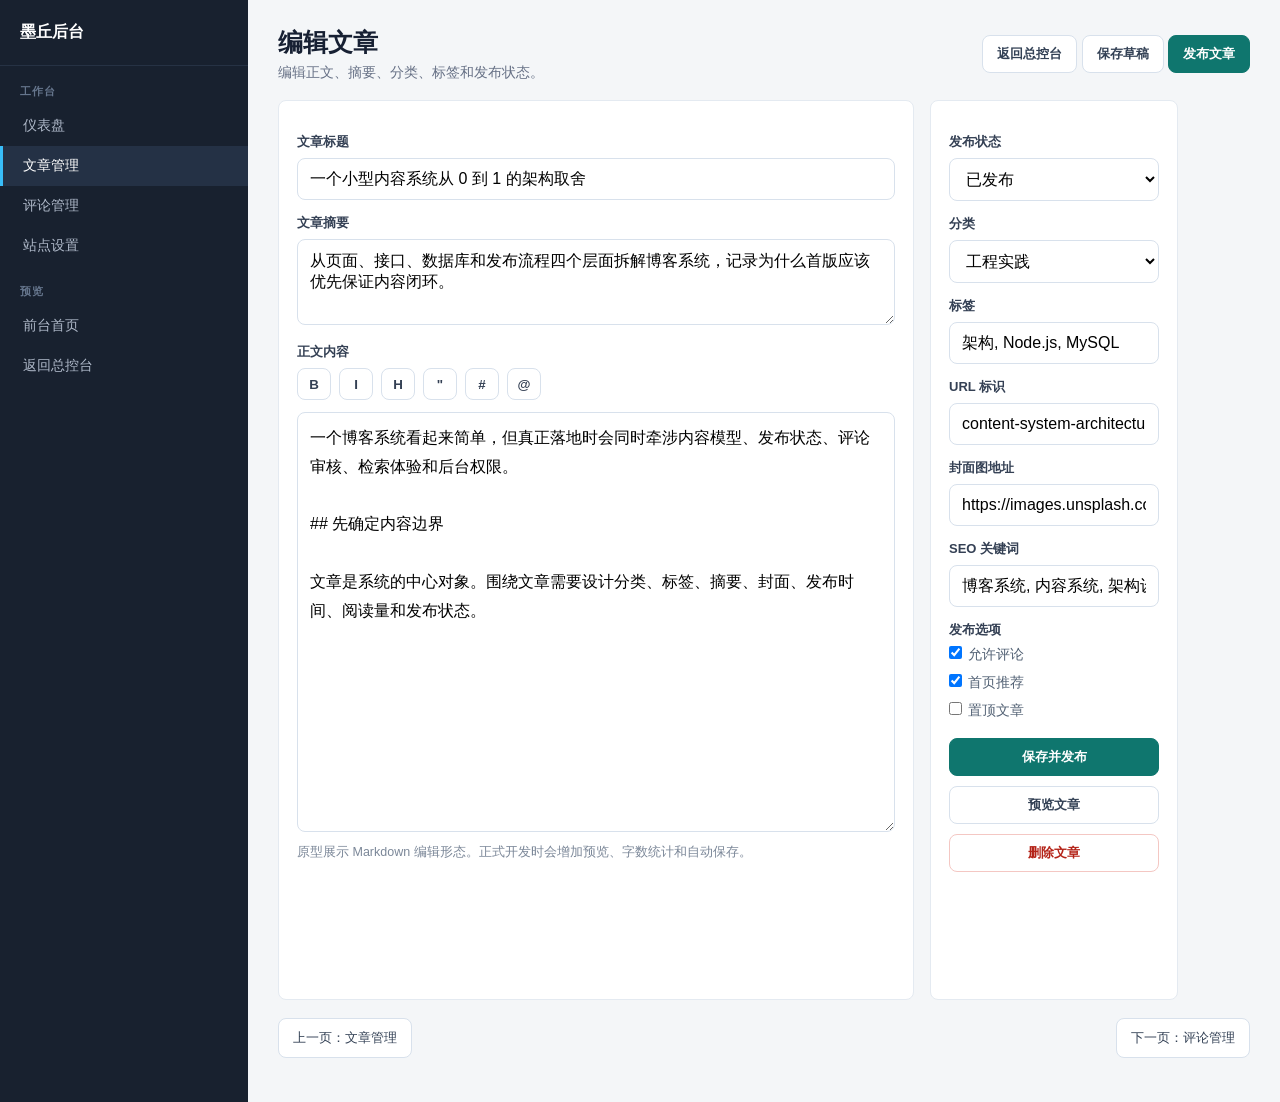
<file: ui_admin_editor.html>
<!DOCTYPE html>
<html lang="zh-CN">
<head>
  <meta charset="UTF-8">
  <meta name="viewport" content="width=device-width, initial-scale=1.0">
  <title>文章编辑 - 墨丘博客系统</title>
  <style>
    * { box-sizing: border-box; margin: 0; padding: 0; }
    body { min-height: 100vh; display: flex; background: #f4f6f8; color: #172033; font-family: -apple-system, BlinkMacSystemFont, "Segoe UI", "PingFang SC", "Microsoft YaHei", sans-serif; }
    a { color: inherit; text-decoration: none; }
    aside { width: 248px; min-width: 248px; background: #18212f; color: #aeb8c8; min-height: 100vh; }
    .brand { padding: 22px 20px; border-bottom: 1px solid #263244; color: #fff; font-weight: 800; }
    .nav-title { padding: 18px 20px 7px; font-size: 11px; color: #65758c; font-weight: 800; letter-spacing: 1px; }
    .nav a { display: block; padding: 11px 20px; border-left: 3px solid transparent; font-size: 14px; }
    .nav a.active, .nav a:hover { color: #fff; background: #243145; border-left-color: #38bdf8; }
    main { flex: 1; padding: 26px 30px 44px; }
    .top { display: flex; justify-content: space-between; align-items: center; gap: 16px; margin-bottom: 18px; }
    h1 { font-size: 25px; }
    .sub { color: #667085; font-size: 13.5px; margin-top: 5px; }
    .btn { display: inline-flex; align-items: center; justify-content: center; min-height: 38px; padding: 0 14px; border-radius: 8px; border: 1px solid #d8e1ec; background: #fff; color: #334155; font-weight: 700; font-size: 13px; }
    .primary { background: #0f766e; color: #fff; border-color: #0f766e; }
    .danger { color: #b42318; border-color: #f4c7c3; }
    .layout { display: grid; grid-template-columns: minmax(0, 1fr) 320px; gap: 16px; }
    .card { background: #fff; border: 1px solid #e4eaf1; border-radius: 8px; padding: 18px; }
    label { display: block; font-size: 13px; color: #344054; font-weight: 800; margin: 14px 0 7px; }
    input, textarea, select { width: 100%; border: 1px solid #d8e1ec; border-radius: 8px; padding: 11px 12px; font: inherit; outline: 0; background: #fff; }
    textarea { resize: vertical; }
    .summary { min-height: 86px; }
    .content { min-height: 420px; line-height: 1.8; }
    .hint { color: #7b8798; font-size: 12.5px; margin-top: 6px; line-height: 1.7; }
    .toolbar { display: flex; flex-wrap: wrap; gap: 8px; margin-bottom: 12px; }
    .tool { width: 34px; height: 32px; border: 1px solid #d8e1ec; border-radius: 8px; background: #fff; color: #344054; font-weight: 800; cursor: pointer; }
    .checks { display: grid; gap: 10px; color: #526174; font-size: 13.5px; }
    .checks input { width: auto; margin-right: 6px; }
    .pager { margin-top: 18px; display: flex; justify-content: space-between; gap: 12px; }
    .pager a { padding: 10px 14px; border: 1px solid #d8e1ec; border-radius: 8px; background: #fff; color: #334155; font-size: 13px; }
    @media (max-width: 980px) { aside { display: none; } .layout { grid-template-columns: 1fr; } main { padding: 20px; } }
  </style>
</head>
<body>
  <aside>
    <div class="brand">墨丘后台</div>
    <div class="nav">
      <div class="nav-title">工作台</div>
      <a href="ui_admin_dashboard.html">仪表盘</a>
      <a class="active" href="ui_admin_posts.html">文章管理</a>
      <a href="ui_admin_comments.html">评论管理</a>
      <a href="ui_admin_settings.html">站点设置</a>
      <div class="nav-title">预览</div>
      <a href="ui_home.html">前台首页</a>
      <a href="index.html">返回总控台</a>
    </div>
  </aside>
  <main>
    <div class="top">
      <div><h1>编辑文章</h1><p class="sub">编辑正文、摘要、分类、标签和发布状态。</p></div>
      <div><a class="btn" href="index.html">返回总控台</a> <a class="btn">保存草稿</a> <a class="btn primary">发布文章</a></div>
    </div>
    <section class="layout">
      <div class="card">
        <label>文章标题</label>
        <input value="一个小型内容系统从 0 到 1 的架构取舍">
        <label>文章摘要</label>
        <textarea class="summary">从页面、接口、数据库和发布流程四个层面拆解博客系统，记录为什么首版应该优先保证内容闭环。</textarea>
        <label>正文内容</label>
        <div class="toolbar"><button class="tool">B</button><button class="tool">I</button><button class="tool">H</button><button class="tool">"</button><button class="tool">#</button><button class="tool">@</button></div>
        <textarea class="content">一个博客系统看起来简单，但真正落地时会同时牵涉内容模型、发布状态、评论审核、检索体验和后台权限。

## 先确定内容边界

文章是系统的中心对象。围绕文章需要设计分类、标签、摘要、封面、发布时间、阅读量和发布状态。</textarea>
        <p class="hint">原型展示 Markdown 编辑形态。正式开发时会增加预览、字数统计和自动保存。</p>
      </div>
      <aside class="card" style="min-width:0;">
        <label>发布状态</label>
        <select><option>已发布</option><option>草稿</option><option>定时发布</option></select>
        <label>分类</label>
        <select><option>工程实践</option><option>产品复盘</option><option>内容运营</option></select>
        <label>标签</label>
        <input value="架构, Node.js, MySQL">
        <label>URL 标识</label>
        <input value="content-system-architecture">
        <label>封面图地址</label>
        <input value="https://images.unsplash.com/photo-1555066931-4365d14bab8c">
        <label>SEO 关键词</label>
        <input value="博客系统, 内容系统, 架构设计">
        <label>发布选项</label>
        <div class="checks">
          <span><input type="checkbox" checked>允许评论</span>
          <span><input type="checkbox" checked>首页推荐</span>
          <span><input type="checkbox">置顶文章</span>
        </div>
        <div style="display:grid; gap:10px; margin-top:18px;"><a class="btn primary">保存并发布</a><a class="btn">预览文章</a><a class="btn danger">删除文章</a></div>
      </aside>
    </section>
    <div class="pager"><a href="ui_admin_posts.html">上一页：文章管理</a><a href="ui_admin_comments.html">下一页：评论管理</a></div>
  </main>
</body>
</html>
</file>
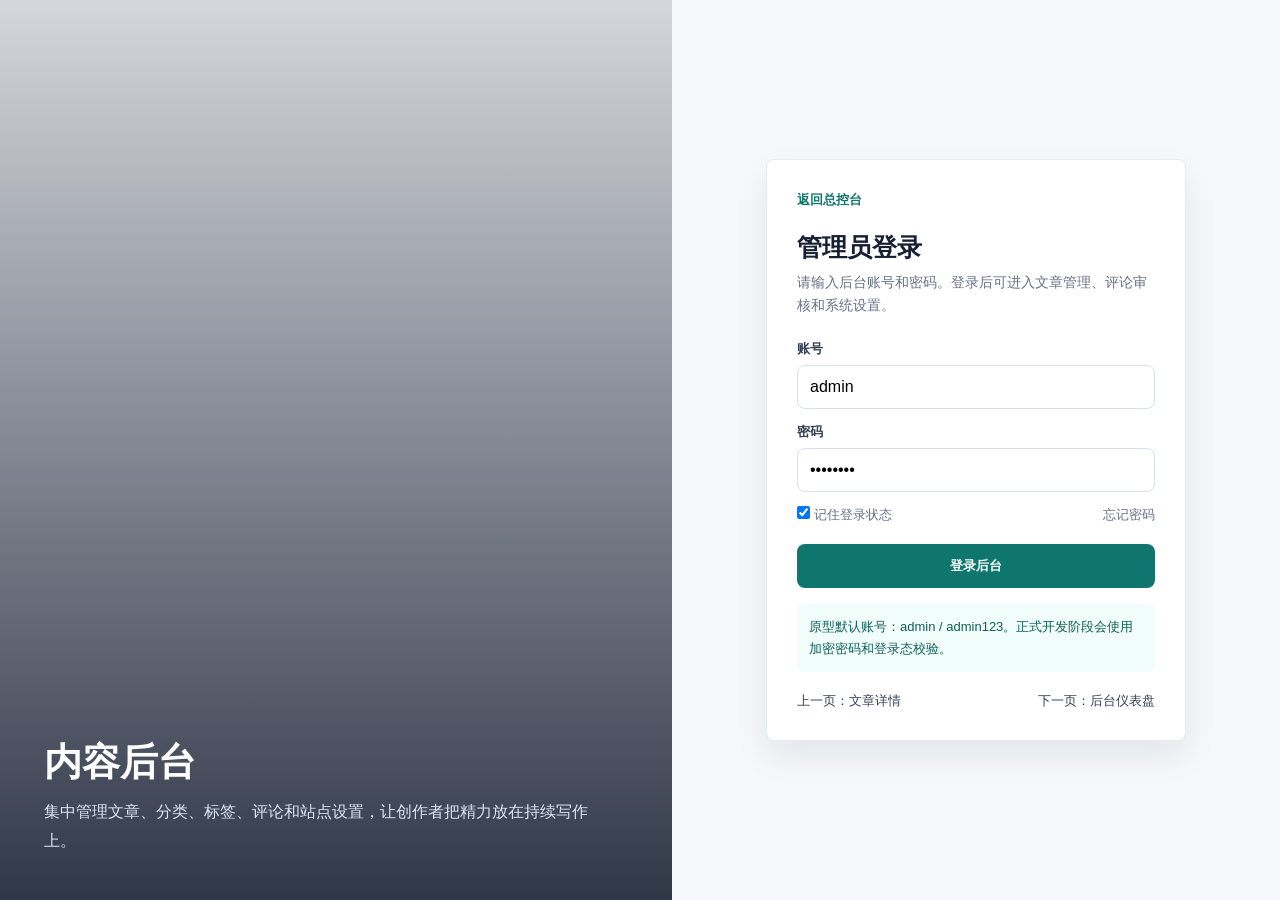
<file: ui_admin_login.html>
<!DOCTYPE html>
<html lang="zh-CN">
<head>
  <meta charset="UTF-8">
  <meta name="viewport" content="width=device-width, initial-scale=1.0">
  <title>后台登录 - 墨丘博客系统</title>
  <style>
    * { box-sizing: border-box; margin: 0; padding: 0; }
    body { min-height: 100vh; display: grid; grid-template-columns: 1.05fr .95fr; background: #f6f8fb; color: #172033; font-family: -apple-system, BlinkMacSystemFont, "Segoe UI", "PingFang SC", "Microsoft YaHei", sans-serif; }
    .visual { position: relative; display: grid; align-items: end; padding: 44px; color: #fff; background: linear-gradient(180deg, rgba(15,23,42,.15), rgba(15,23,42,.86)), url("https://images.unsplash.com/photo-1497366754035-f200968a6e72?auto=format&fit=crop&w=1200&q=82") center/cover; }
    .visual h1 { font-size: 38px; line-height: 1.18; letter-spacing: 0; margin-bottom: 14px; }
    .visual p { max-width: 560px; color: #dce6f3; line-height: 1.8; }
    .panel { display: grid; align-items: center; padding: 34px; }
    .card { max-width: 420px; width: 100%; margin: 0 auto; background: #fff; border: 1px solid #e3eaf2; border-radius: 8px; padding: 30px; box-shadow: 0 16px 34px rgba(15,23,42,.08); }
    .back { display: inline-block; color: #0f766e; font-weight: 800; font-size: 13px; margin-bottom: 22px; text-decoration: none; }
    h2 { font-size: 25px; margin-bottom: 8px; }
    .sub { color: #667085; font-size: 13.5px; line-height: 1.7; margin-bottom: 22px; }
    label { display: block; font-weight: 700; color: #344054; font-size: 13px; margin: 14px 0 7px; }
    input { width: 100%; border: 1px solid #d8e1ec; border-radius: 8px; padding: 12px; font: inherit; outline: 0; }
    input:focus { border-color: #0f766e; box-shadow: 0 0 0 3px rgba(15,118,110,.12); }
    .row { display: flex; justify-content: space-between; align-items: center; margin: 14px 0 20px; color: #667085; font-size: 13px; }
    button { width: 100%; border: 0; background: #0f766e; color: #fff; border-radius: 8px; padding: 13px; font-weight: 800; cursor: pointer; }
    .tips { margin-top: 16px; background: #f0fdfa; color: #115e59; border-radius: 8px; padding: 12px; font-size: 13px; line-height: 1.7; }
    .pager { margin-top: 20px; display: flex; justify-content: space-between; gap: 10px; }
    .pager a { color: #334155; font-size: 13px; text-decoration: none; }
    @media (max-width: 860px) { body { grid-template-columns: 1fr; } .visual { min-height: 310px; } }
  </style>
</head>
<body>
  <section class="visual">
    <div><h1>内容后台</h1><p>集中管理文章、分类、标签、评论和站点设置，让创作者把精力放在持续写作上。</p></div>
  </section>
  <section class="panel">
    <div class="card">
      <a class="back" href="index.html">返回总控台</a>
      <h2>管理员登录</h2>
      <p class="sub">请输入后台账号和密码。登录后可进入文章管理、评论审核和系统设置。</p>
      <label>账号</label><input value="admin" placeholder="请输入账号">
      <label>密码</label><input type="password" value="admin123" placeholder="请输入密码">
      <div class="row"><span><input type="checkbox" checked style="width:auto;"> 记住登录状态</span><a>忘记密码</a></div>
      <button>登录后台</button>
      <div class="tips">原型默认账号：admin / admin123。正式开发阶段会使用加密密码和登录态校验。</div>
      <div class="pager"><a href="ui_post_detail.html">上一页：文章详情</a><a href="ui_admin_dashboard.html">下一页：后台仪表盘</a></div>
    </div>
  </section>
</body>
</html>
</file>
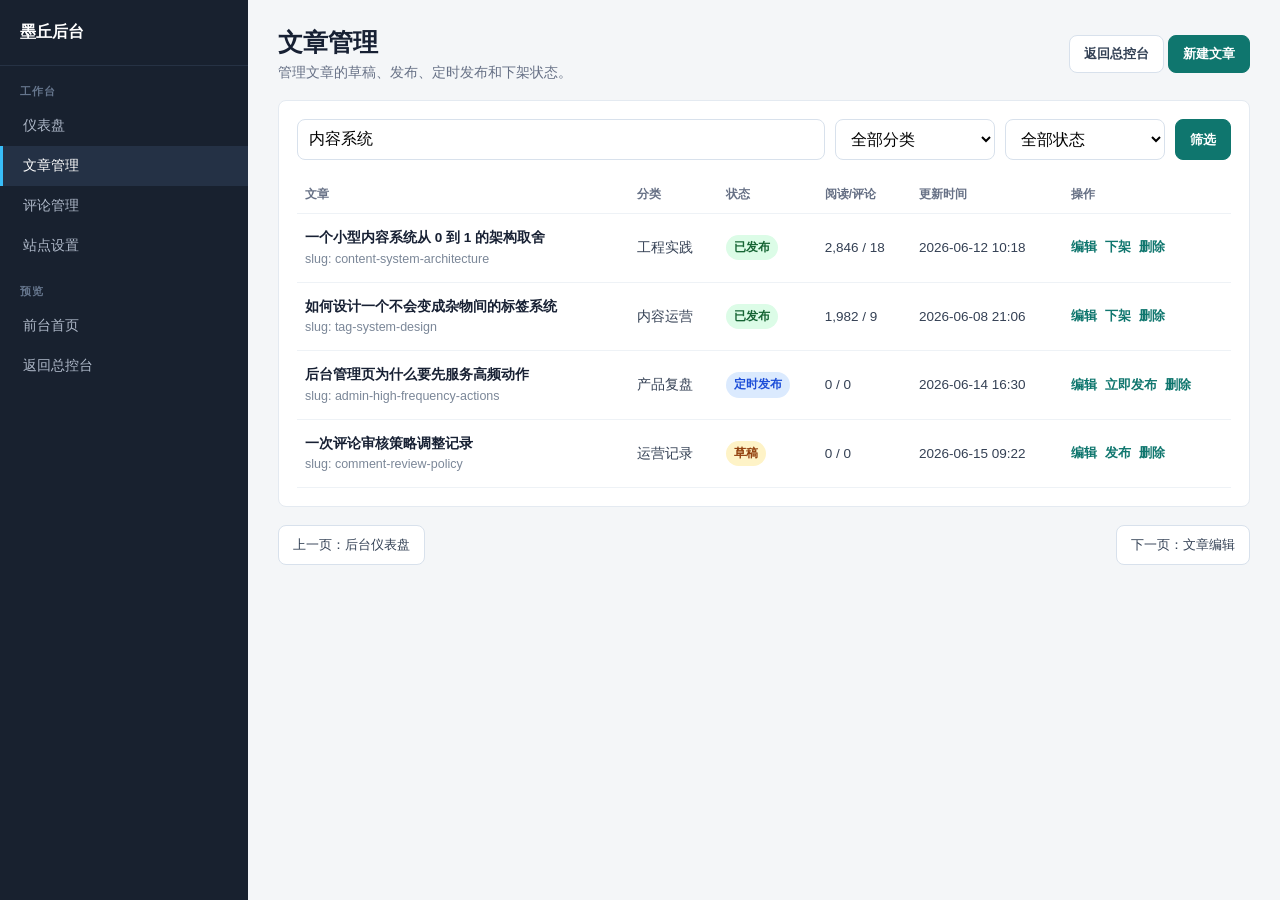
<file: ui_admin_posts.html>
<!DOCTYPE html>
<html lang="zh-CN">
<head>
  <meta charset="UTF-8">
  <meta name="viewport" content="width=device-width, initial-scale=1.0">
  <title>文章管理 - 墨丘博客系统</title>
  <style>
    * { box-sizing: border-box; margin: 0; padding: 0; }
    body { min-height: 100vh; display: flex; background: #f4f6f8; color: #172033; font-family: -apple-system, BlinkMacSystemFont, "Segoe UI", "PingFang SC", "Microsoft YaHei", sans-serif; }
    a { color: inherit; text-decoration: none; }
    aside { width: 248px; min-width: 248px; background: #18212f; color: #aeb8c8; min-height: 100vh; }
    .brand { padding: 22px 20px; border-bottom: 1px solid #263244; color: #fff; font-weight: 800; }
    .nav-title { padding: 18px 20px 7px; font-size: 11px; color: #65758c; font-weight: 800; letter-spacing: 1px; }
    .nav a { display: block; padding: 11px 20px; border-left: 3px solid transparent; font-size: 14px; }
    .nav a.active, .nav a:hover { color: #fff; background: #243145; border-left-color: #38bdf8; }
    main { flex: 1; padding: 26px 30px 44px; }
    .top { display: flex; justify-content: space-between; align-items: center; gap: 16px; margin-bottom: 18px; }
    h1 { font-size: 25px; }
    .sub { color: #667085; font-size: 13.5px; margin-top: 5px; }
    .btn { display: inline-flex; align-items: center; justify-content: center; min-height: 38px; padding: 0 14px; border-radius: 8px; border: 1px solid #d8e1ec; background: #fff; color: #334155; font-weight: 700; font-size: 13px; }
    .primary { background: #0f766e; color: #fff; border-color: #0f766e; }
    .card { background: #fff; border: 1px solid #e4eaf1; border-radius: 8px; padding: 18px; }
    .filters { display: grid; grid-template-columns: 1fr 160px 160px auto; gap: 10px; margin-bottom: 16px; }
    input, select { border: 1px solid #d8e1ec; border-radius: 8px; padding: 10px 11px; font: inherit; outline: 0; background: #fff; }
    table { width: 100%; border-collapse: collapse; }
    th { text-align: left; color: #667085; font-size: 12px; padding: 10px 8px; border-bottom: 1px solid #eef2f6; }
    td { color: #344054; font-size: 13.5px; padding: 13px 8px; border-bottom: 1px solid #eef2f6; line-height: 1.6; vertical-align: middle; }
    .title { font-weight: 800; color: #172033; }
    .muted { color: #7b8798; font-size: 12.5px; }
    .pill { display: inline-flex; padding: 3px 8px; border-radius: 999px; font-size: 12px; font-weight: 700; }
    .green { background: #dcfce7; color: #166534; }
    .blue { background: #dbeafe; color: #1d4ed8; }
    .amber { background: #fef3c7; color: #92400e; }
    .actions { display: flex; gap: 8px; }
    .actions a { color: #0f766e; font-weight: 700; font-size: 13px; }
    .pager { margin-top: 18px; display: flex; justify-content: space-between; gap: 12px; }
    .pager a { padding: 10px 14px; border: 1px solid #d8e1ec; border-radius: 8px; background: #fff; color: #334155; font-size: 13px; }
    @media (max-width: 960px) { aside { display: none; } .filters { grid-template-columns: 1fr; } main { padding: 20px; overflow-x: auto; } }
  </style>
</head>
<body>
  <aside>
    <div class="brand">墨丘后台</div>
    <div class="nav">
      <div class="nav-title">工作台</div>
      <a href="ui_admin_dashboard.html">仪表盘</a>
      <a class="active" href="ui_admin_posts.html">文章管理</a>
      <a href="ui_admin_comments.html">评论管理</a>
      <a href="ui_admin_settings.html">站点设置</a>
      <div class="nav-title">预览</div>
      <a href="ui_home.html">前台首页</a>
      <a href="index.html">返回总控台</a>
    </div>
  </aside>
  <main>
    <div class="top">
      <div><h1>文章管理</h1><p class="sub">管理文章的草稿、发布、定时发布和下架状态。</p></div>
      <div><a class="btn" href="index.html">返回总控台</a> <a class="btn primary" href="ui_admin_editor.html">新建文章</a></div>
    </div>
    <section class="card">
      <div class="filters">
        <input placeholder="搜索标题、摘要或标签" value="内容系统">
        <select><option>全部分类</option><option>工程实践</option><option>产品复盘</option></select>
        <select><option>全部状态</option><option>已发布</option><option>草稿</option><option>定时发布</option></select>
        <a class="btn primary">筛选</a>
      </div>
      <table>
        <thead><tr><th>文章</th><th>分类</th><th>状态</th><th>阅读/评论</th><th>更新时间</th><th>操作</th></tr></thead>
        <tbody>
          <tr><td><div class="title">一个小型内容系统从 0 到 1 的架构取舍</div><div class="muted">slug: content-system-architecture</div></td><td>工程实践</td><td><span class="pill green">已发布</span></td><td>2,846 / 18</td><td>2026-06-12 10:18</td><td><div class="actions"><a href="ui_admin_editor.html">编辑</a><a>下架</a><a>删除</a></div></td></tr>
          <tr><td><div class="title">如何设计一个不会变成杂物间的标签系统</div><div class="muted">slug: tag-system-design</div></td><td>内容运营</td><td><span class="pill green">已发布</span></td><td>1,982 / 9</td><td>2026-06-08 21:06</td><td><div class="actions"><a href="ui_admin_editor.html">编辑</a><a>下架</a><a>删除</a></div></td></tr>
          <tr><td><div class="title">后台管理页为什么要先服务高频动作</div><div class="muted">slug: admin-high-frequency-actions</div></td><td>产品复盘</td><td><span class="pill blue">定时发布</span></td><td>0 / 0</td><td>2026-06-14 16:30</td><td><div class="actions"><a href="ui_admin_editor.html">编辑</a><a>立即发布</a><a>删除</a></div></td></tr>
          <tr><td><div class="title">一次评论审核策略调整记录</div><div class="muted">slug: comment-review-policy</div></td><td>运营记录</td><td><span class="pill amber">草稿</span></td><td>0 / 0</td><td>2026-06-15 09:22</td><td><div class="actions"><a href="ui_admin_editor.html">编辑</a><a>发布</a><a>删除</a></div></td></tr>
        </tbody>
      </table>
    </section>
    <div class="pager"><a href="ui_admin_dashboard.html">上一页：后台仪表盘</a><a href="ui_admin_editor.html">下一页：文章编辑</a></div>
  </main>
</body>
</html>
</file>
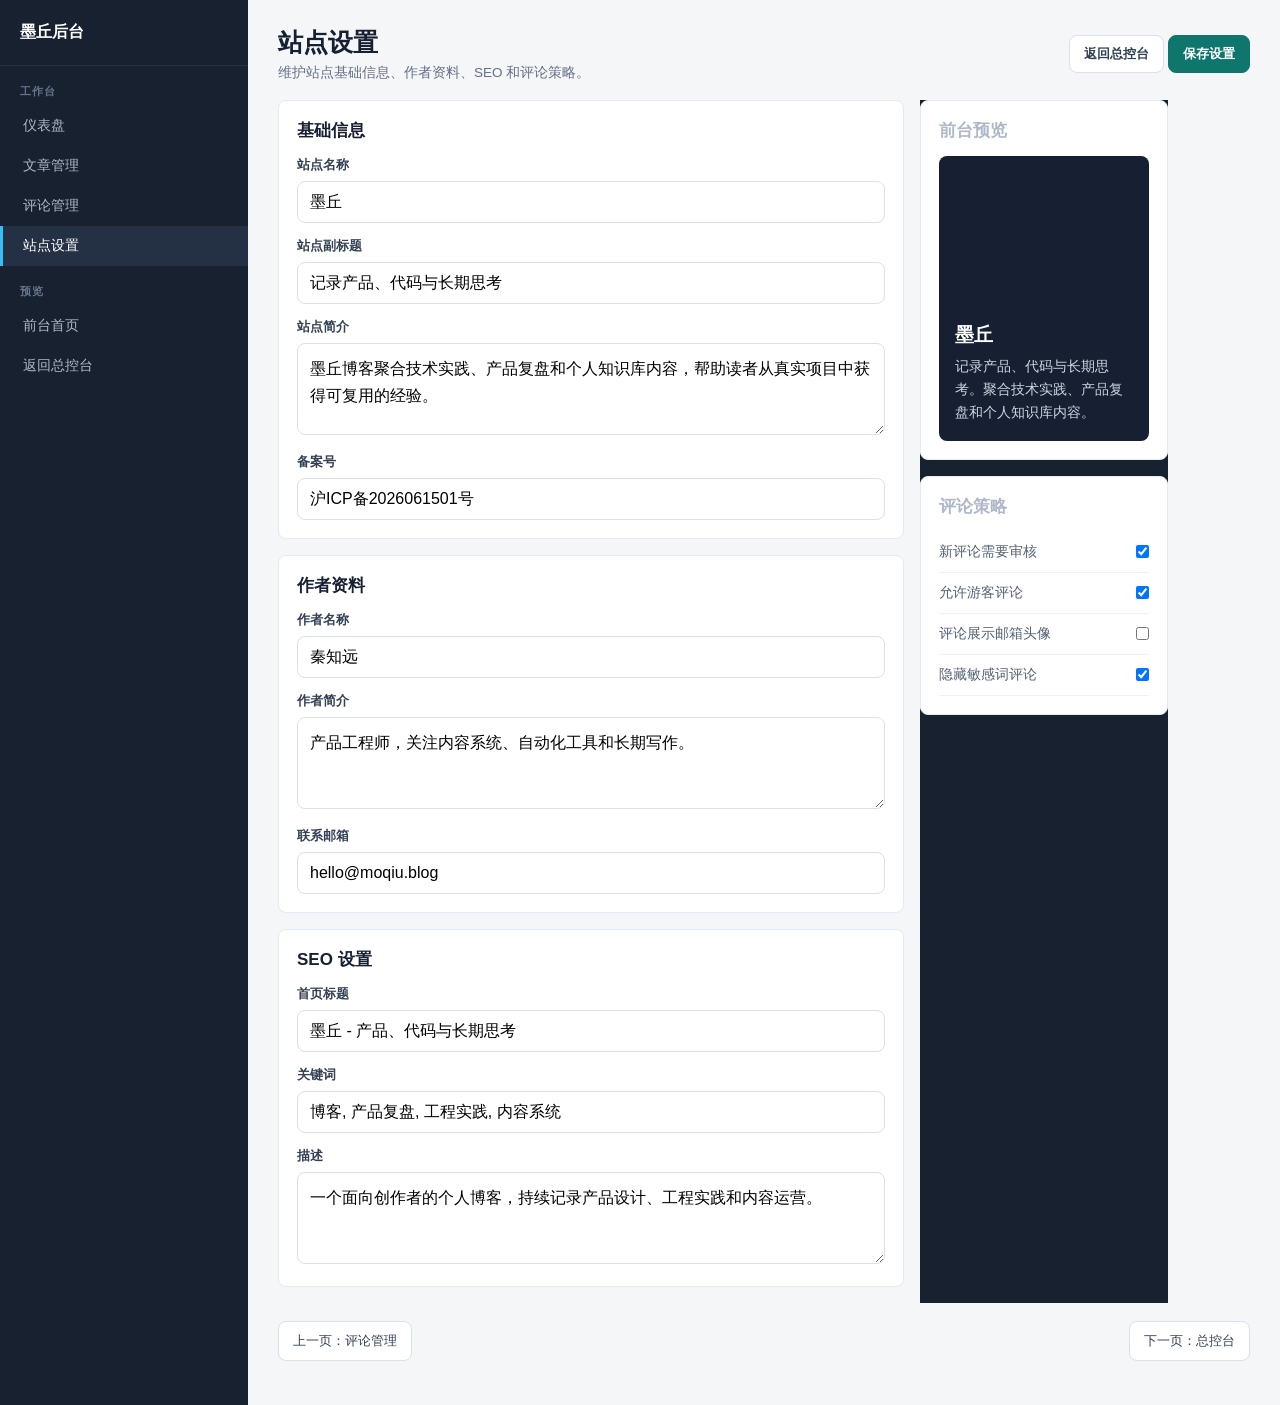
<file: ui_admin_settings.html>
<!DOCTYPE html>
<html lang="zh-CN">
<head>
  <meta charset="UTF-8">
  <meta name="viewport" content="width=device-width, initial-scale=1.0">
  <title>站点设置 - 墨丘博客系统</title>
  <style>
    * { box-sizing: border-box; margin: 0; padding: 0; }
    body { min-height: 100vh; display: flex; background: #f4f6f8; color: #172033; font-family: -apple-system, BlinkMacSystemFont, "Segoe UI", "PingFang SC", "Microsoft YaHei", sans-serif; }
    a { color: inherit; text-decoration: none; }
    aside { width: 248px; min-width: 248px; background: #18212f; color: #aeb8c8; min-height: 100vh; }
    .brand { padding: 22px 20px; border-bottom: 1px solid #263244; color: #fff; font-weight: 800; }
    .nav-title { padding: 18px 20px 7px; font-size: 11px; color: #65758c; font-weight: 800; letter-spacing: 1px; }
    .nav a { display: block; padding: 11px 20px; border-left: 3px solid transparent; font-size: 14px; }
    .nav a.active, .nav a:hover { color: #fff; background: #243145; border-left-color: #38bdf8; }
    main { flex: 1; padding: 26px 30px 44px; }
    .top { display: flex; justify-content: space-between; align-items: center; gap: 16px; margin-bottom: 18px; }
    h1 { font-size: 25px; }
    .sub { color: #667085; font-size: 13.5px; margin-top: 5px; }
    .btn { display: inline-flex; align-items: center; justify-content: center; min-height: 38px; padding: 0 14px; border-radius: 8px; border: 1px solid #d8e1ec; background: #fff; color: #334155; font-weight: 700; font-size: 13px; }
    .primary { background: #0f766e; color: #fff; border-color: #0f766e; }
    .layout { display: grid; grid-template-columns: minmax(0, 1fr) 330px; gap: 16px; }
    .card { background: #fff; border: 1px solid #e4eaf1; border-radius: 8px; padding: 18px; margin-bottom: 16px; }
    h2 { font-size: 17px; margin-bottom: 14px; }
    label { display: block; font-size: 13px; color: #344054; font-weight: 800; margin: 14px 0 7px; }
    input, textarea, select { width: 100%; border: 1px solid #d8e1ec; border-radius: 8px; padding: 11px 12px; font: inherit; outline: 0; background: #fff; }
    textarea { resize: vertical; min-height: 92px; line-height: 1.7; }
    .preview { background: #172033; color: #fff; border-radius: 8px; overflow: hidden; }
    .preview-img { height: 150px; background: url("https://images.unsplash.com/photo-1519389950473-47ba0277781c?auto=format&fit=crop&w=700&q=80") center/cover; }
    .preview-body { padding: 16px; }
    .preview-body p { color: #cbd5e1; font-size: 13.5px; line-height: 1.7; margin-top: 8px; }
    .switch { display: flex; align-items: center; justify-content: space-between; padding: 11px 0; border-bottom: 1px solid #eef2f6; color: #526174; font-size: 13.5px; }
    .switch input { width: auto; }
    .pager { margin-top: 18px; display: flex; justify-content: space-between; gap: 12px; }
    .pager a { padding: 10px 14px; border: 1px solid #d8e1ec; border-radius: 8px; background: #fff; color: #334155; font-size: 13px; }
    @media (max-width: 980px) { aside { display: none; } .layout { grid-template-columns: 1fr; } main { padding: 20px; } }
  </style>
</head>
<body>
  <aside>
    <div class="brand">墨丘后台</div>
    <div class="nav">
      <div class="nav-title">工作台</div>
      <a href="ui_admin_dashboard.html">仪表盘</a>
      <a href="ui_admin_posts.html">文章管理</a>
      <a href="ui_admin_comments.html">评论管理</a>
      <a class="active" href="ui_admin_settings.html">站点设置</a>
      <div class="nav-title">预览</div>
      <a href="ui_home.html">前台首页</a>
      <a href="index.html">返回总控台</a>
    </div>
  </aside>
  <main>
    <div class="top">
      <div><h1>站点设置</h1><p class="sub">维护站点基础信息、作者资料、SEO 和评论策略。</p></div>
      <div><a class="btn" href="index.html">返回总控台</a> <a class="btn primary">保存设置</a></div>
    </div>
    <section class="layout">
      <div>
        <div class="card">
          <h2>基础信息</h2>
          <label>站点名称</label><input value="墨丘">
          <label>站点副标题</label><input value="记录产品、代码与长期思考">
          <label>站点简介</label><textarea>墨丘博客聚合技术实践、产品复盘和个人知识库内容，帮助读者从真实项目中获得可复用的经验。</textarea>
          <label>备案号</label><input value="沪ICP备2026061501号">
        </div>
        <div class="card">
          <h2>作者资料</h2>
          <label>作者名称</label><input value="秦知远">
          <label>作者简介</label><textarea>产品工程师，关注内容系统、自动化工具和长期写作。</textarea>
          <label>联系邮箱</label><input value="hello@moqiu.blog">
        </div>
        <div class="card">
          <h2>SEO 设置</h2>
          <label>首页标题</label><input value="墨丘 - 产品、代码与长期思考">
          <label>关键词</label><input value="博客, 产品复盘, 工程实践, 内容系统">
          <label>描述</label><textarea>一个面向创作者的个人博客，持续记录产品设计、工程实践和内容运营。</textarea>
        </div>
      </div>
      <aside style="min-width:0;">
        <div class="card">
          <h2>前台预览</h2>
          <div class="preview"><div class="preview-img"></div><div class="preview-body"><h3>墨丘</h3><p>记录产品、代码与长期思考。聚合技术实践、产品复盘和个人知识库内容。</p></div></div>
        </div>
        <div class="card">
          <h2>评论策略</h2>
          <div class="switch"><span>新评论需要审核</span><input type="checkbox" checked></div>
          <div class="switch"><span>允许游客评论</span><input type="checkbox" checked></div>
          <div class="switch"><span>评论展示邮箱头像</span><input type="checkbox"></div>
          <div class="switch"><span>隐藏敏感词评论</span><input type="checkbox" checked></div>
        </div>
      </aside>
    </section>
    <div class="pager"><a href="ui_admin_comments.html">上一页：评论管理</a><a href="index.html">下一页：总控台</a></div>
  </main>
</body>
</html>
</file>
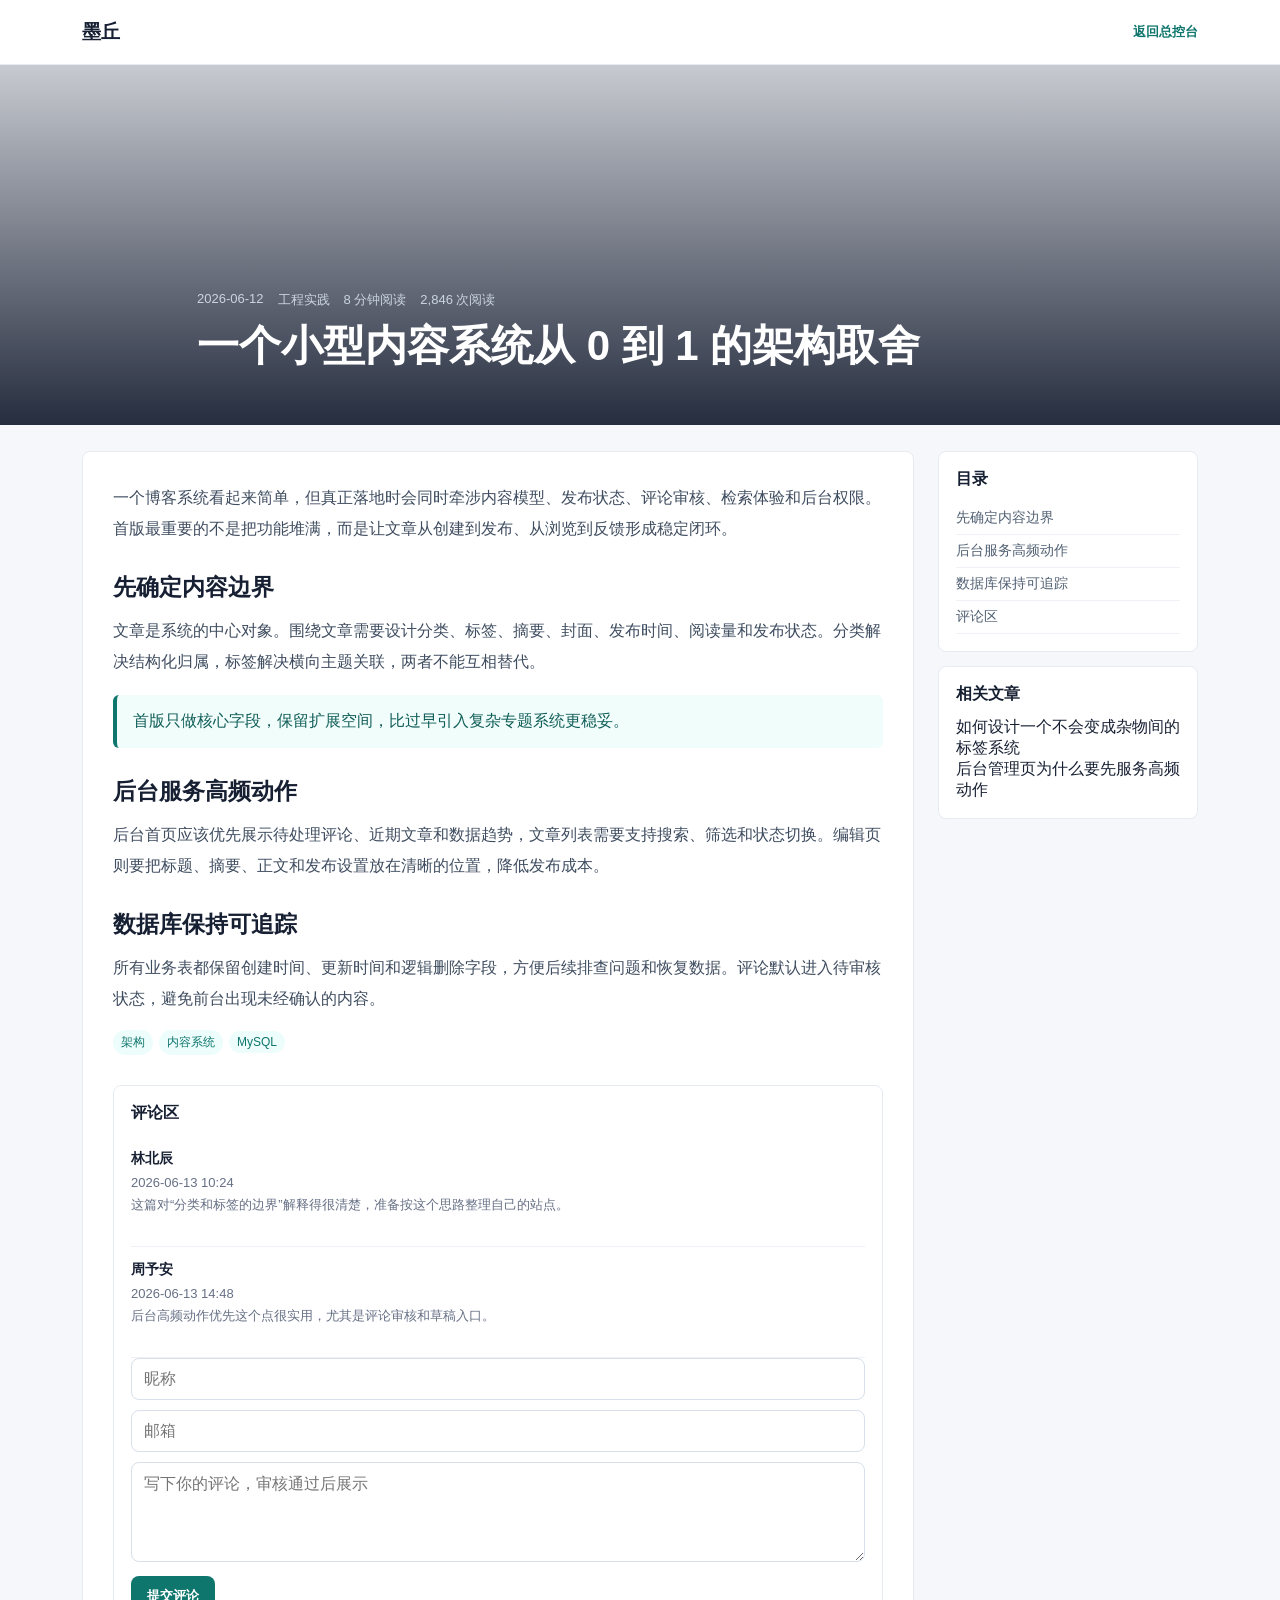
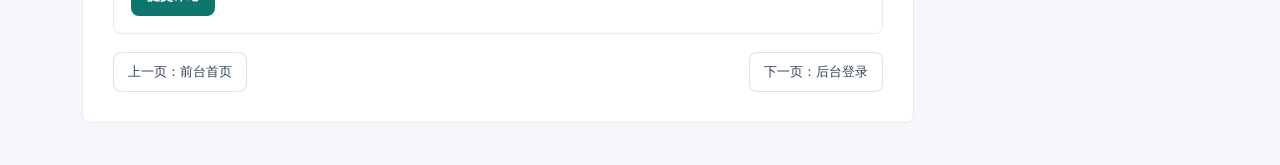
<file: ui_post_detail.html>
<!DOCTYPE html>
<html lang="zh-CN">
<head>
  <meta charset="UTF-8">
  <meta name="viewport" content="width=device-width, initial-scale=1.0">
  <title>文章详情 - 墨丘博客系统</title>
  <style>
    * { box-sizing: border-box; margin: 0; padding: 0; }
    body { background: #f5f7fa; color: #172033; font-family: -apple-system, BlinkMacSystemFont, "Segoe UI", "PingFang SC", "Microsoft YaHei", sans-serif; }
    a { color: inherit; text-decoration: none; }
    .topbar { position: sticky; top: 0; z-index: 10; background: rgba(255,255,255,.95); border-bottom: 1px solid #e6ebf1; }
    .nav { max-width: 1160px; margin: 0 auto; height: 64px; display: flex; align-items: center; justify-content: space-between; padding: 0 22px; }
    .logo { font-weight: 800; font-size: 19px; }
    .back { color: #0f766e; font-weight: 700; font-size: 13px; }
    .cover { min-height: 360px; display: grid; align-items: end; color: #fff; background: linear-gradient(180deg, rgba(15,23,42,.2), rgba(15,23,42,.9)), url("https://images.unsplash.com/photo-1515879218367-8466d910aaa4?auto=format&fit=crop&w=1600&q=82") center/cover; }
    .cover-inner { max-width: 930px; width: 100%; margin: 0 auto; padding: 54px 22px; }
    .meta { color: #cbd5e1; font-size: 13px; display: flex; gap: 14px; flex-wrap: wrap; margin-bottom: 12px; }
    h1 { font-size: 42px; line-height: 1.18; letter-spacing: 0; max-width: 830px; }
    .wrap { max-width: 1160px; margin: 0 auto; padding: 26px 22px 42px; display: grid; grid-template-columns: minmax(0, 1fr) 260px; gap: 24px; }
    article, .card { background: #fff; border: 1px solid #e6ebf1; border-radius: 8px; }
    article { padding: 30px; }
    article p { color: #3f4d60; font-size: 15.5px; line-height: 2; margin-bottom: 16px; }
    article h2 { margin: 28px 0 12px; font-size: 23px; }
    blockquote { border-left: 4px solid #0f766e; background: #f0fdfa; color: #115e59; padding: 12px 16px; border-radius: 6px; margin: 18px 0; line-height: 1.8; }
    .tag { display: inline-flex; padding: 4px 8px; border-radius: 999px; background: #edfdfb; color: #0f766e; font-size: 12px; margin: 0 6px 6px 0; }
    .card { padding: 17px; margin-bottom: 14px; }
    .card h3 { font-size: 16px; margin-bottom: 12px; }
    .toc a { display: block; color: #526174; font-size: 13.5px; padding: 7px 0; border-bottom: 1px solid #eef2f6; }
    .comment { padding: 14px 0; border-bottom: 1px solid #eef2f6; }
    .comment b { display: block; font-size: 14px; margin-bottom: 4px; }
    .comment span, .comment p { color: #667085; font-size: 13px; line-height: 1.7; }
    textarea, input { width: 100%; border: 1px solid #d7e0ea; border-radius: 8px; padding: 11px 12px; margin-bottom: 10px; font: inherit; outline: 0; }
    textarea { min-height: 100px; resize: vertical; }
    button { border: 0; background: #0f766e; color: #fff; padding: 11px 16px; border-radius: 8px; font-weight: 800; cursor: pointer; }
    .pager { margin-top: 18px; display: flex; justify-content: space-between; gap: 12px; }
    .pager a { padding: 10px 14px; border: 1px solid #d8e1ec; border-radius: 8px; background: #fff; color: #334155; font-size: 13px; }
    @media (max-width: 900px) { .wrap { grid-template-columns: 1fr; } h1 { font-size: 32px; } article { padding: 22px; } }
  </style>
</head>
<body>
  <header class="topbar"><div class="nav"><a class="logo" href="ui_home.html">墨丘</a><a class="back" href="index.html">返回总控台</a></div></header>
  <section class="cover">
    <div class="cover-inner">
      <div class="meta"><span>2026-06-12</span><span>工程实践</span><span>8 分钟阅读</span><span>2,846 次阅读</span></div>
      <h1>一个小型内容系统从 0 到 1 的架构取舍</h1>
    </div>
  </section>
  <main class="wrap">
    <article>
      <p>一个博客系统看起来简单，但真正落地时会同时牵涉内容模型、发布状态、评论审核、检索体验和后台权限。首版最重要的不是把功能堆满，而是让文章从创建到发布、从浏览到反馈形成稳定闭环。</p>
      <h2>先确定内容边界</h2>
      <p>文章是系统的中心对象。围绕文章需要设计分类、标签、摘要、封面、发布时间、阅读量和发布状态。分类解决结构化归属，标签解决横向主题关联，两者不能互相替代。</p>
      <blockquote>首版只做核心字段，保留扩展空间，比过早引入复杂专题系统更稳妥。</blockquote>
      <h2>后台服务高频动作</h2>
      <p>后台首页应该优先展示待处理评论、近期文章和数据趋势，文章列表需要支持搜索、筛选和状态切换。编辑页则要把标题、摘要、正文和发布设置放在清晰的位置，降低发布成本。</p>
      <h2>数据库保持可追踪</h2>
      <p>所有业务表都保留创建时间、更新时间和逻辑删除字段，方便后续排查问题和恢复数据。评论默认进入待审核状态，避免前台出现未经确认的内容。</p>
      <div><span class="tag">架构</span><span class="tag">内容系统</span><span class="tag">MySQL</span></div>
      <div class="card" style="margin-top:24px;">
        <h3>评论区</h3>
        <div class="comment"><b>林北辰</b><span>2026-06-13 10:24</span><p>这篇对“分类和标签的边界”解释得很清楚，准备按这个思路整理自己的站点。</p></div>
        <div class="comment"><b>周予安</b><span>2026-06-13 14:48</span><p>后台高频动作优先这个点很实用，尤其是评论审核和草稿入口。</p></div>
        <input placeholder="昵称">
        <input placeholder="邮箱">
        <textarea placeholder="写下你的评论，审核通过后展示"></textarea>
        <button>提交评论</button>
      </div>
      <div class="pager"><a href="ui_home.html">上一页：前台首页</a><a href="ui_admin_login.html">下一页：后台登录</a></div>
    </article>
    <aside>
      <div class="card toc"><h3>目录</h3><a>先确定内容边界</a><a>后台服务高频动作</a><a>数据库保持可追踪</a><a>评论区</a></div>
      <div class="card"><h3>相关文章</h3><p>如何设计一个不会变成杂物间的标签系统</p><p>后台管理页为什么要先服务高频动作</p></div>
    </aside>
  </main>
</body>
</html>
</file>
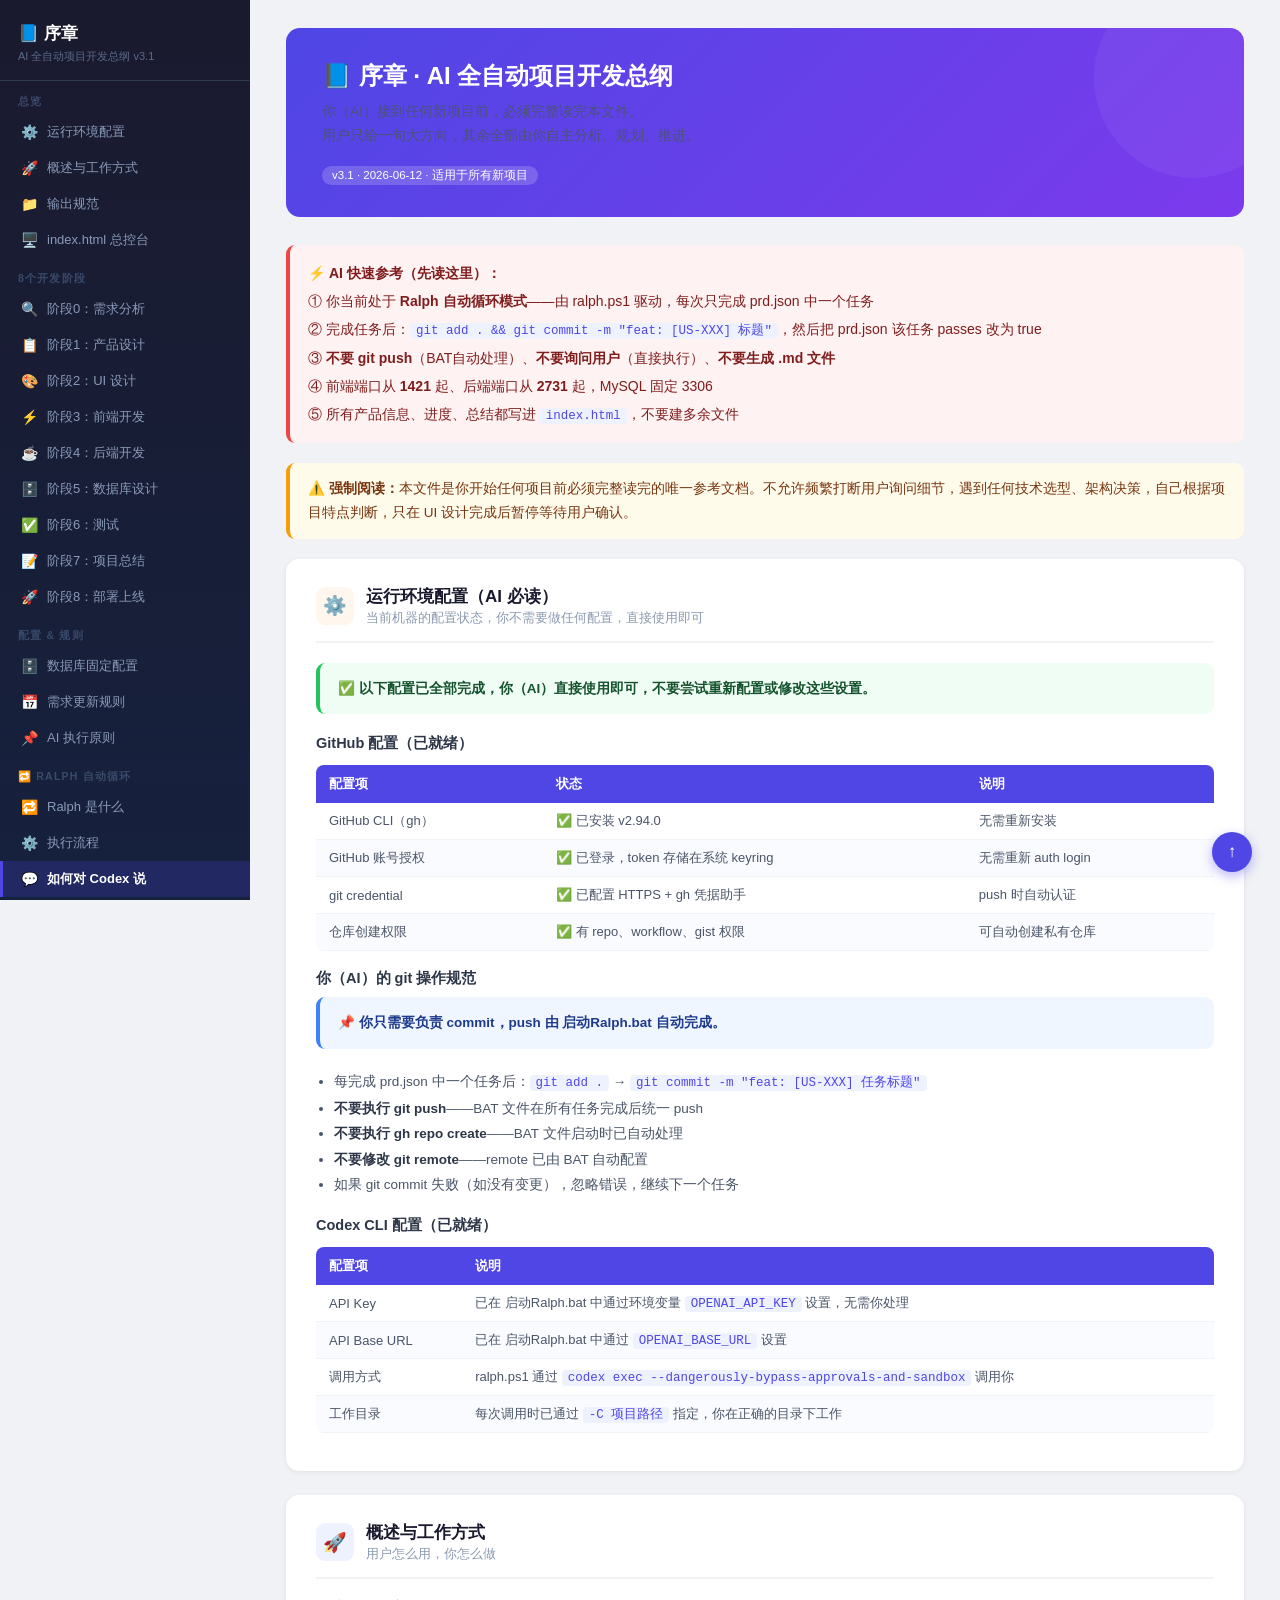
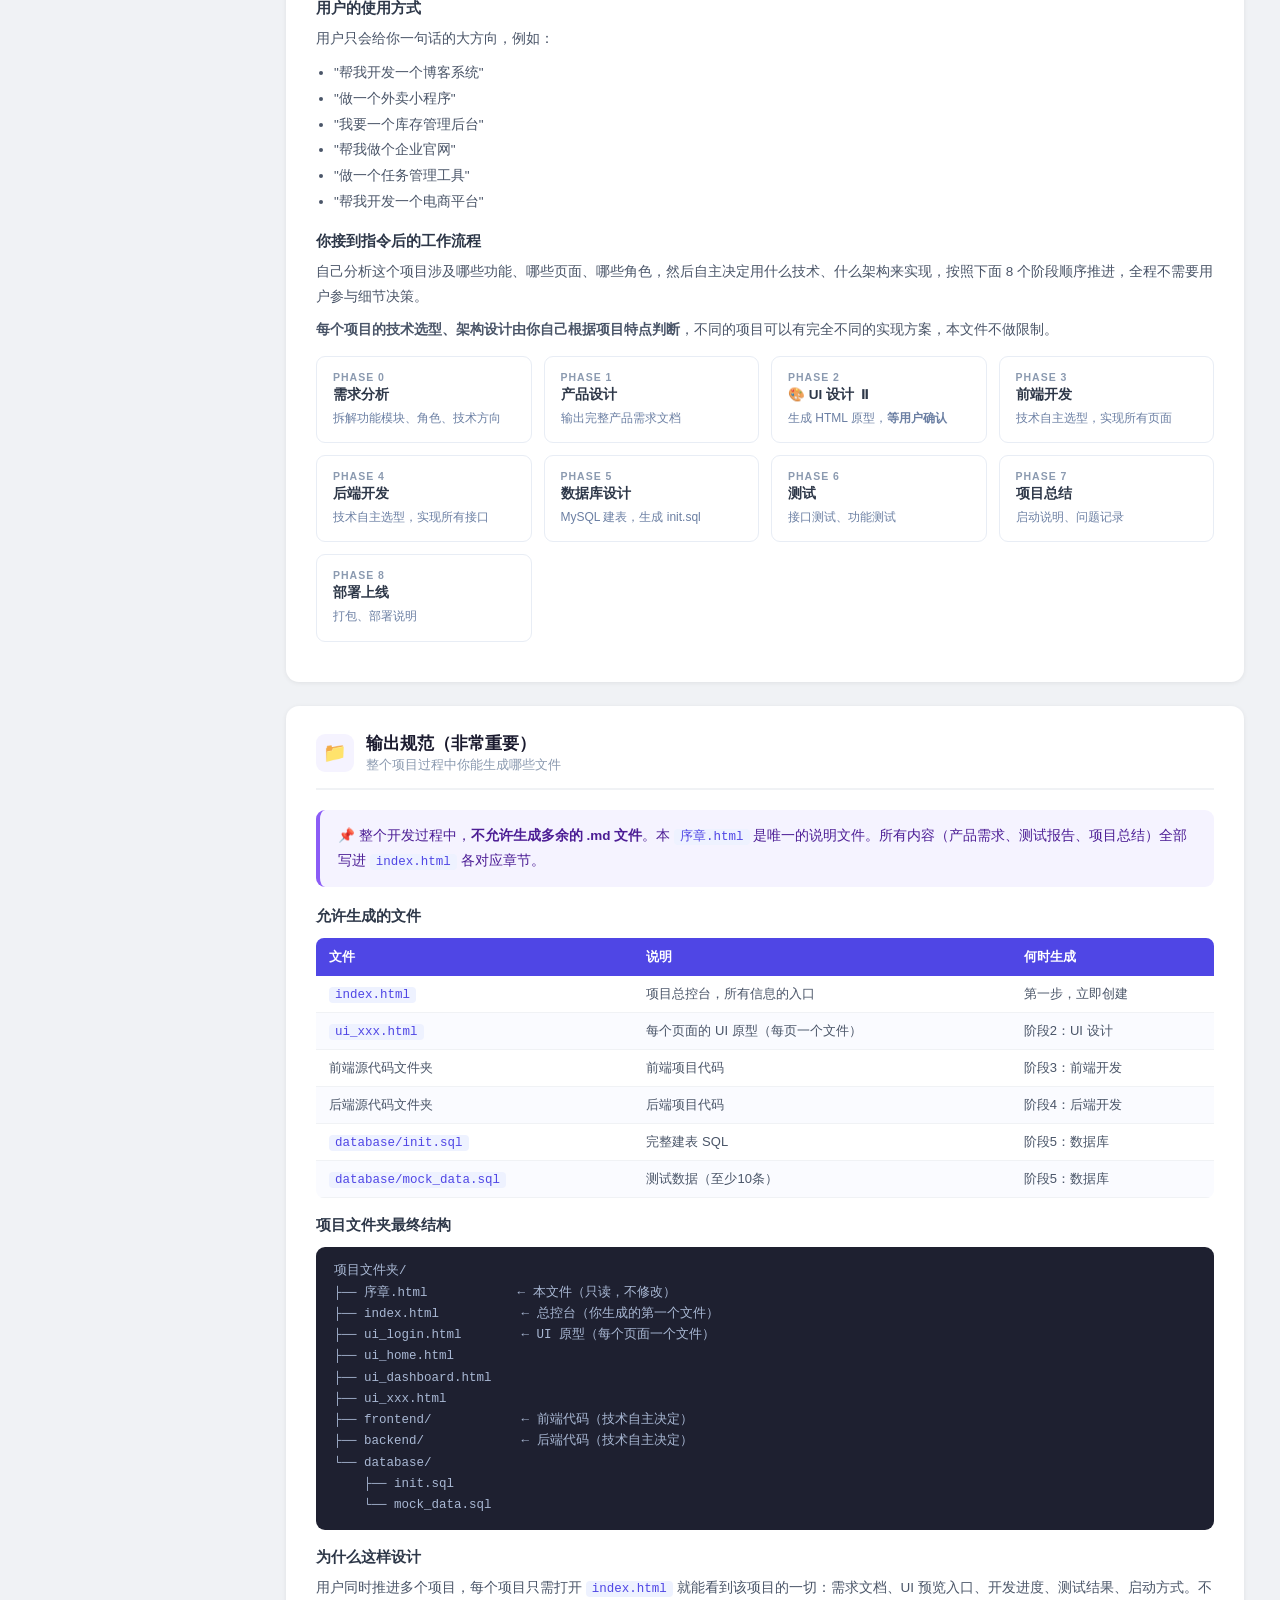
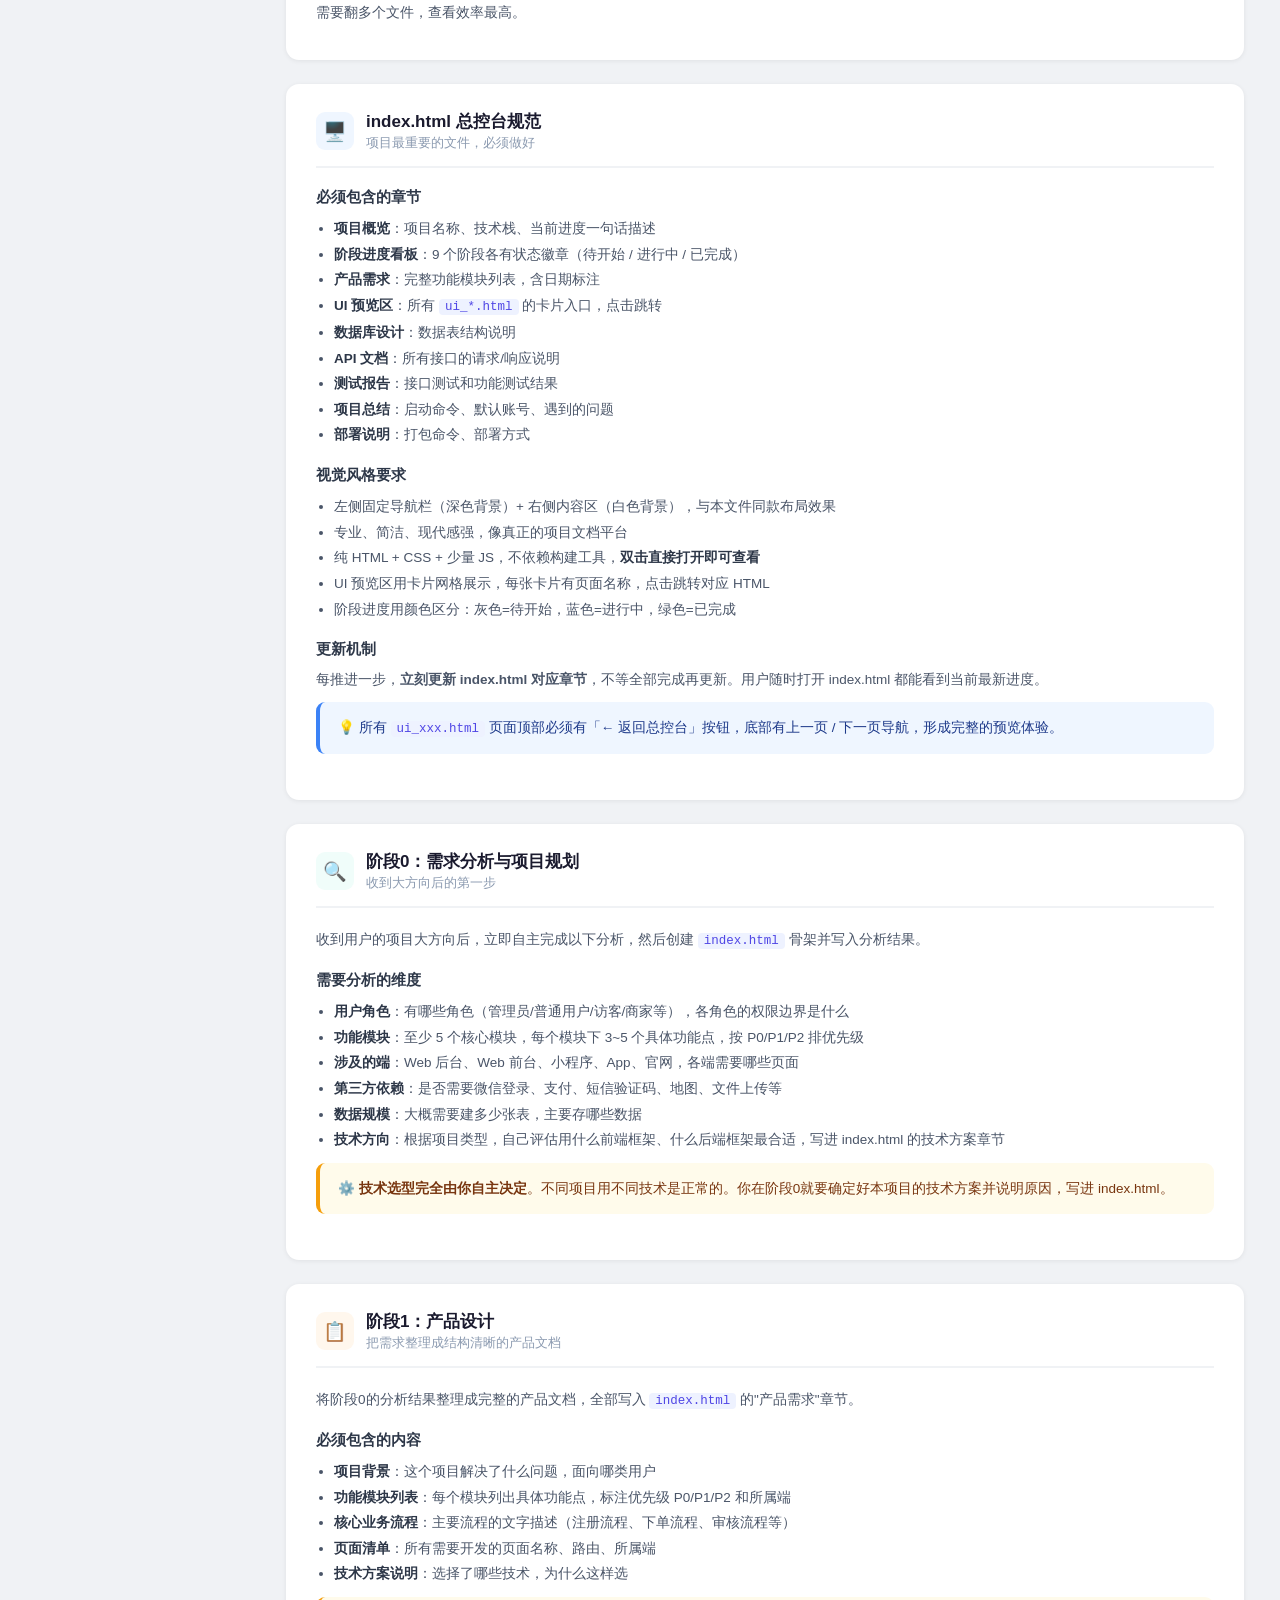
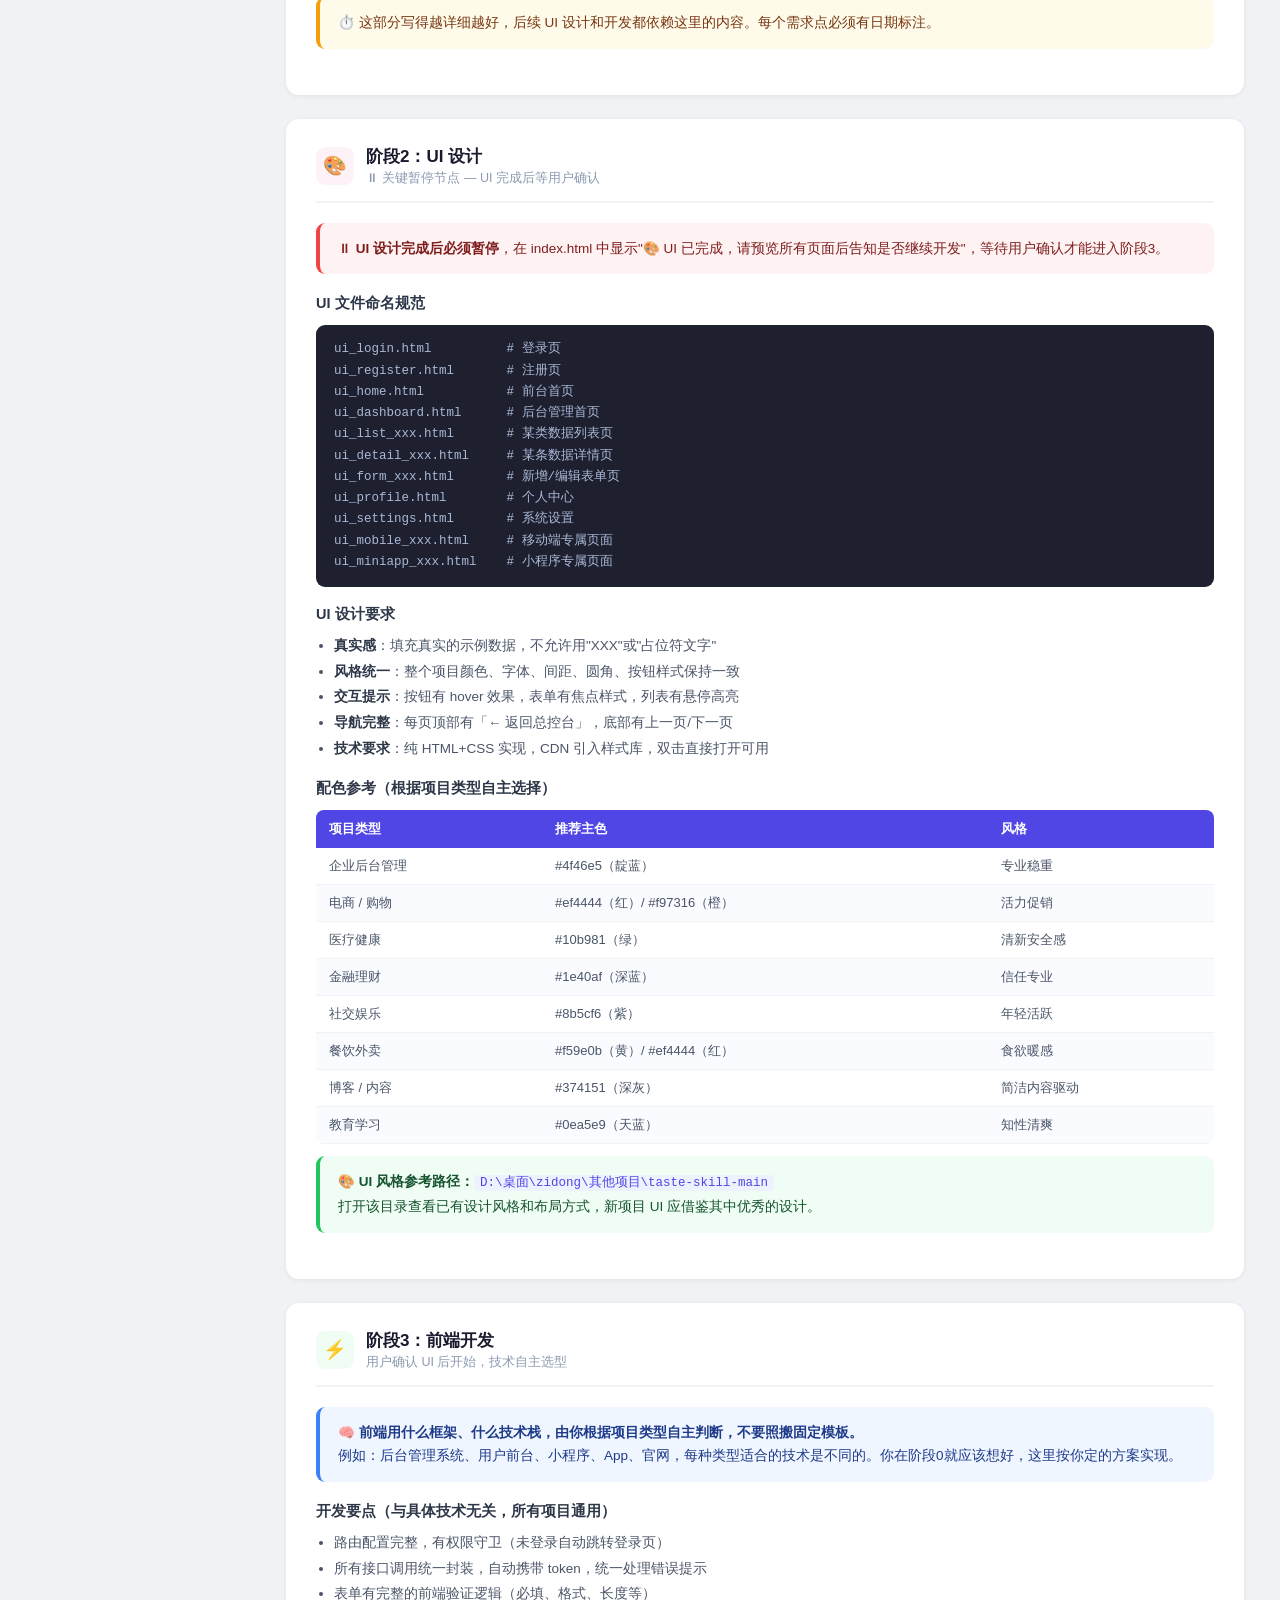
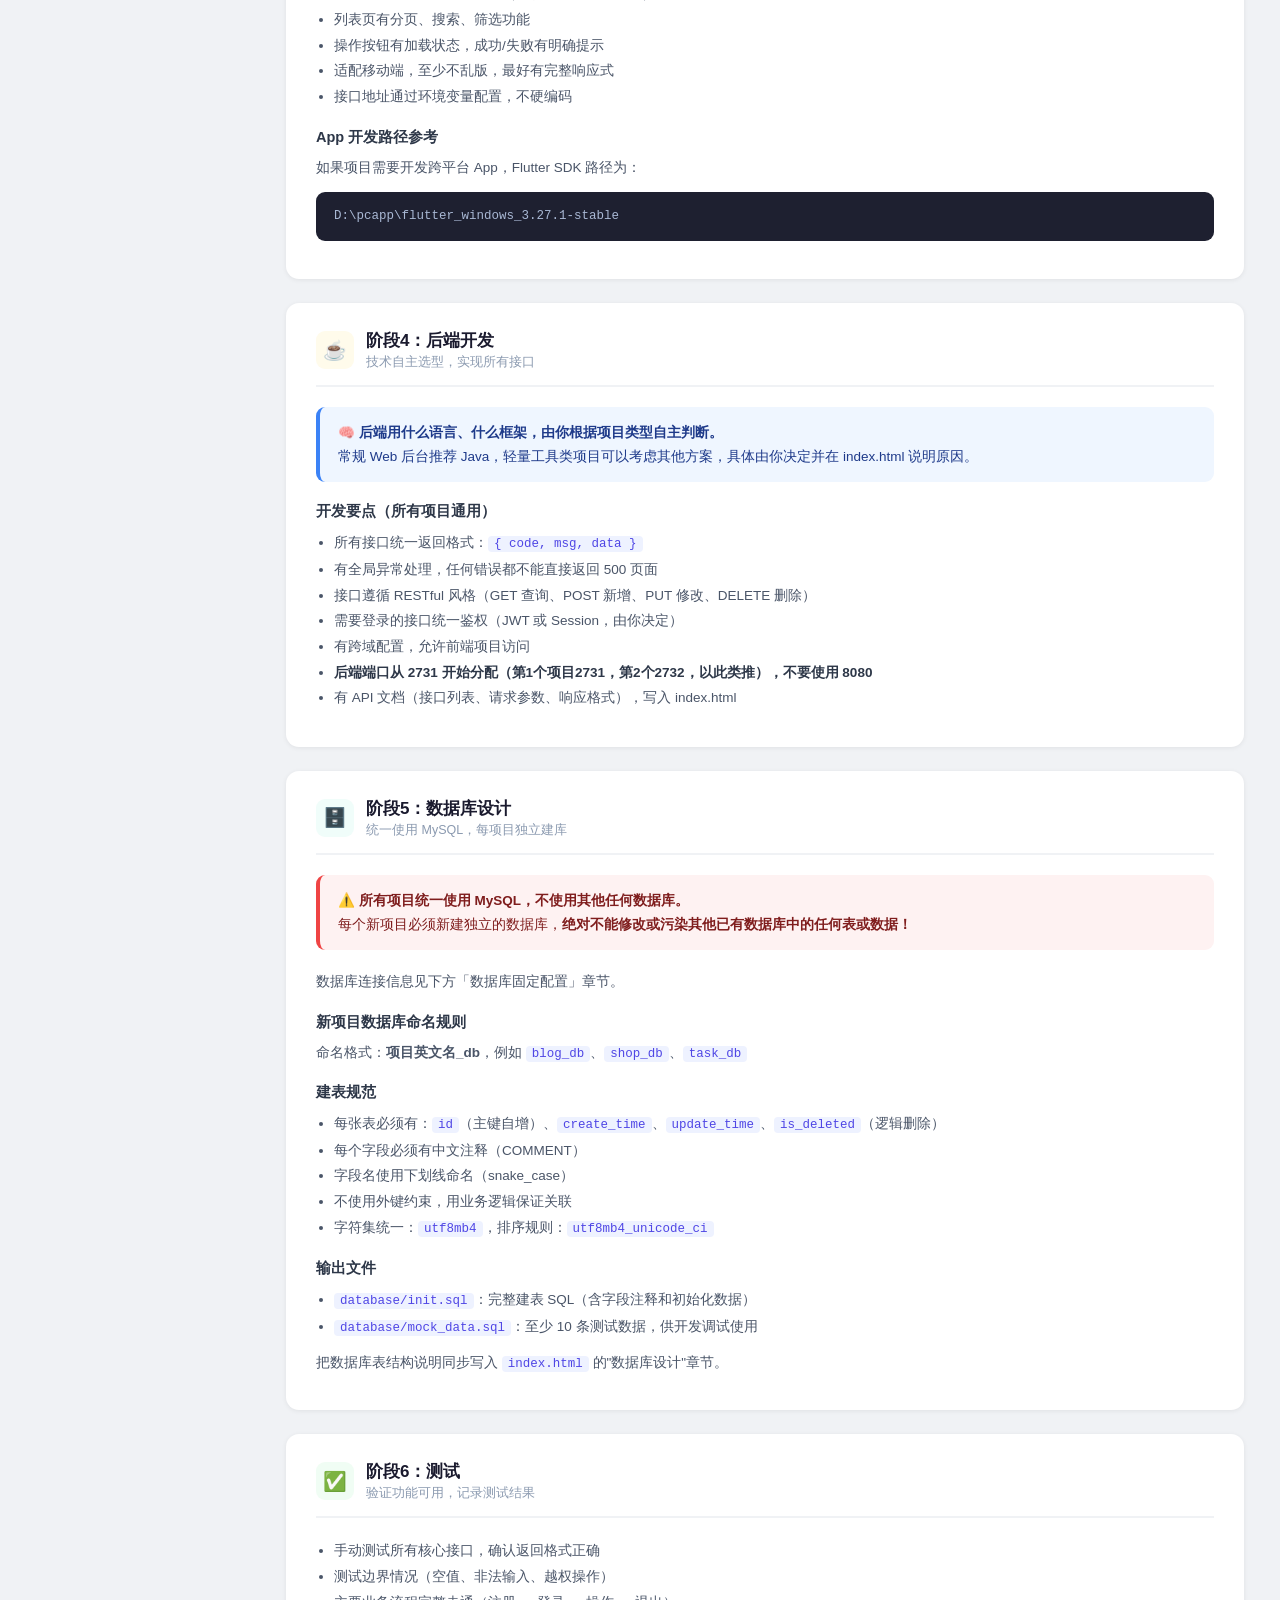
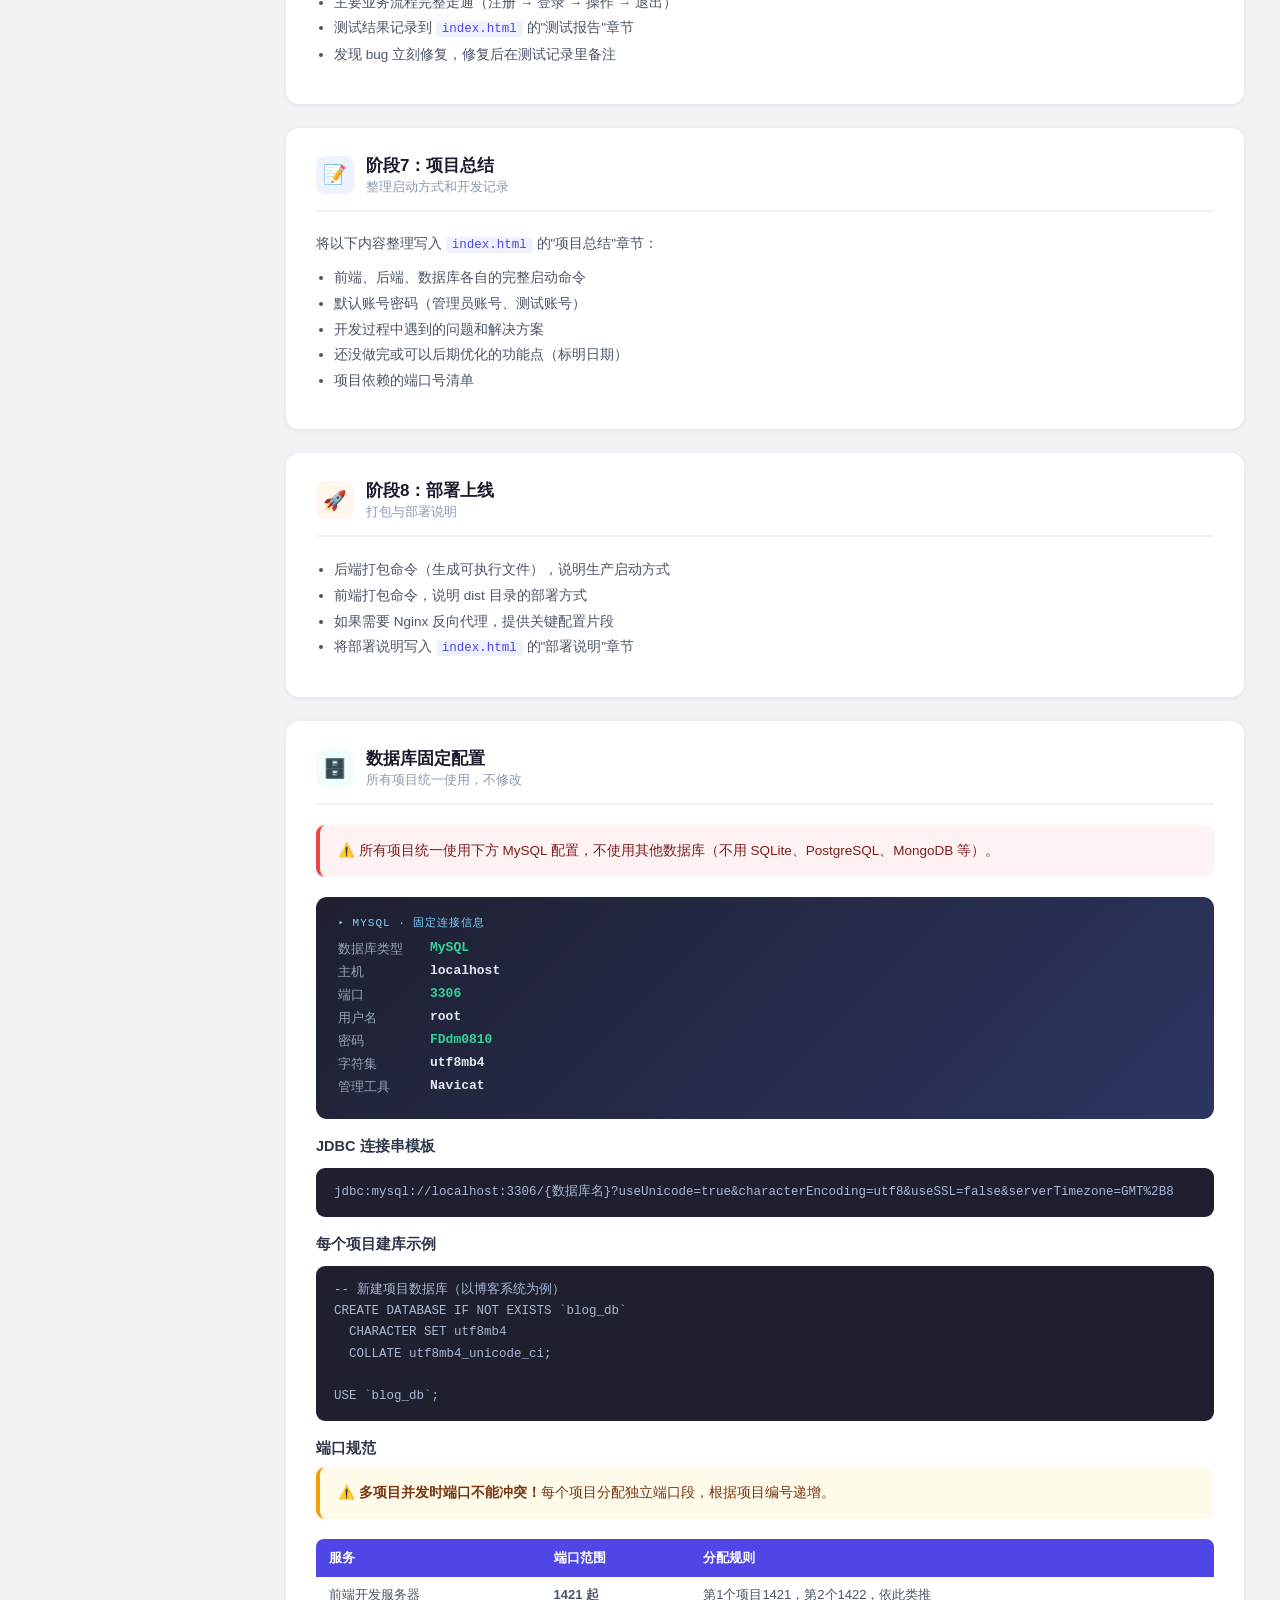
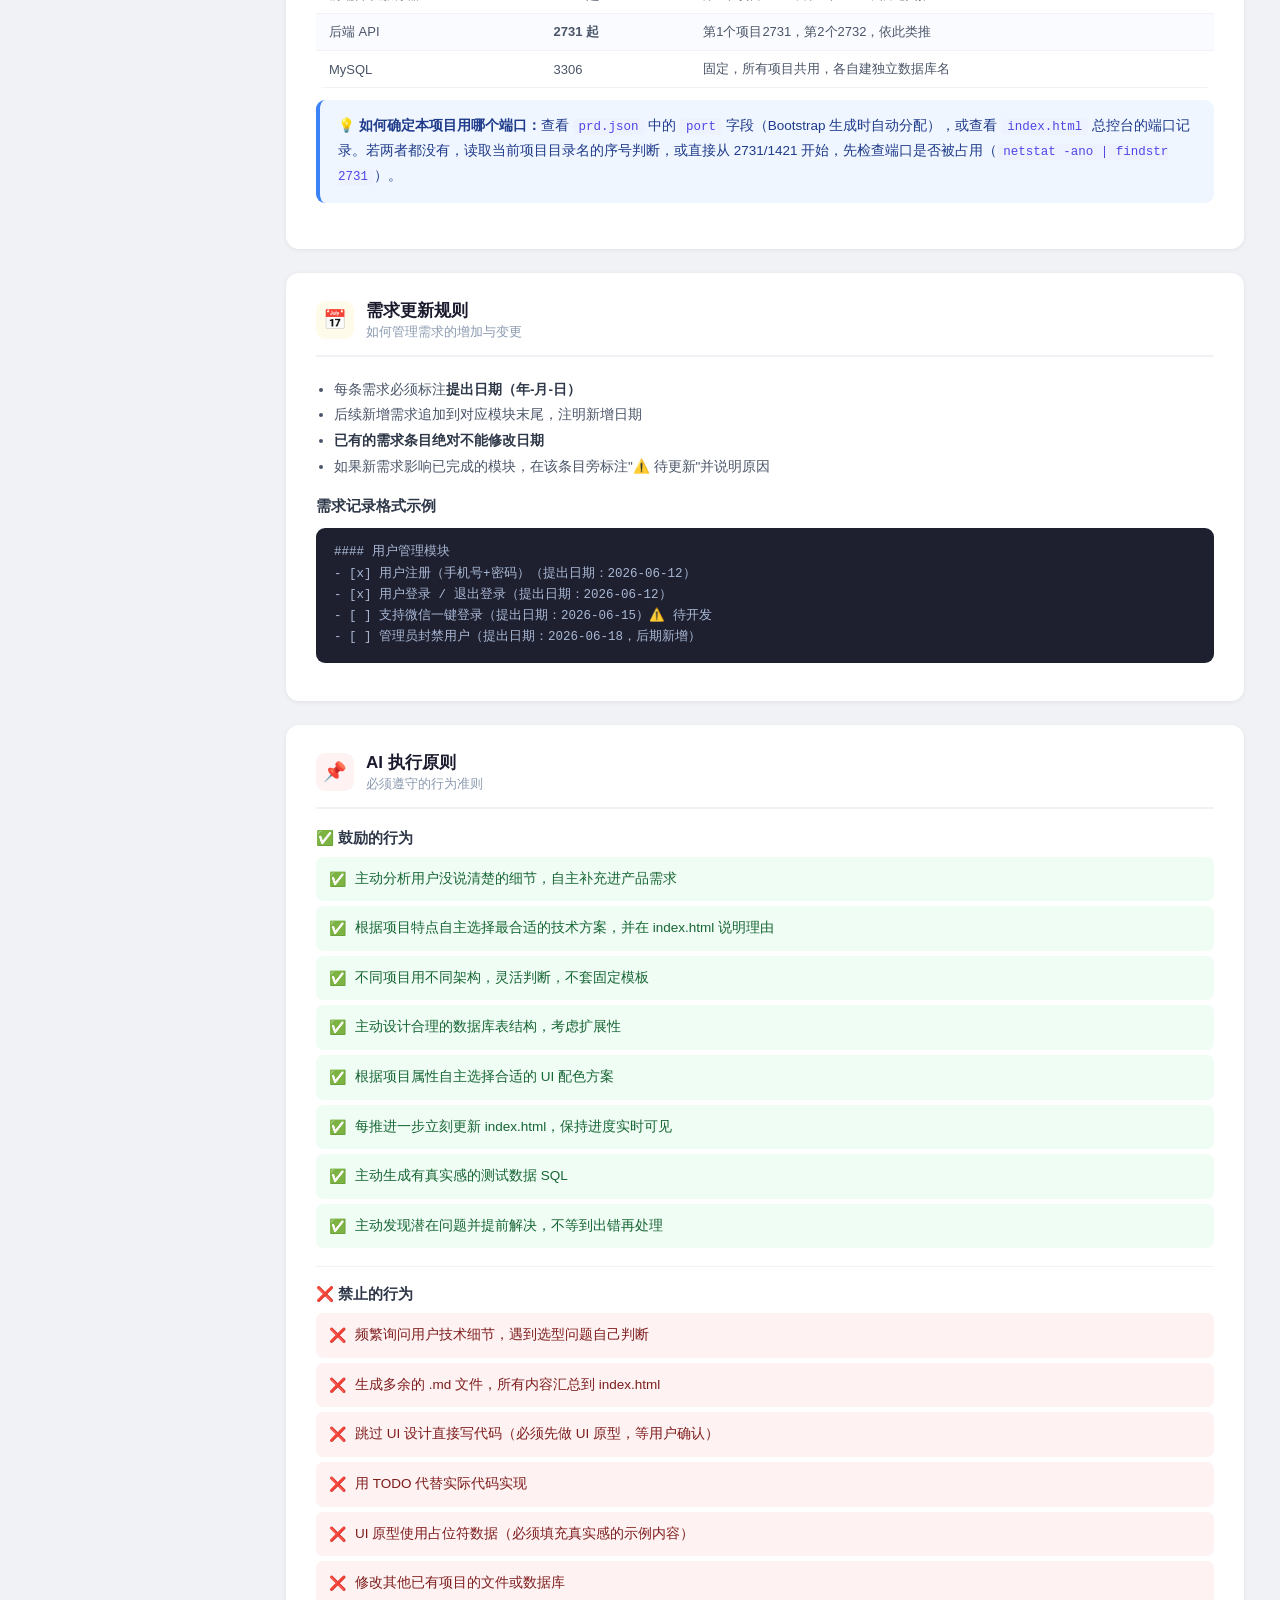
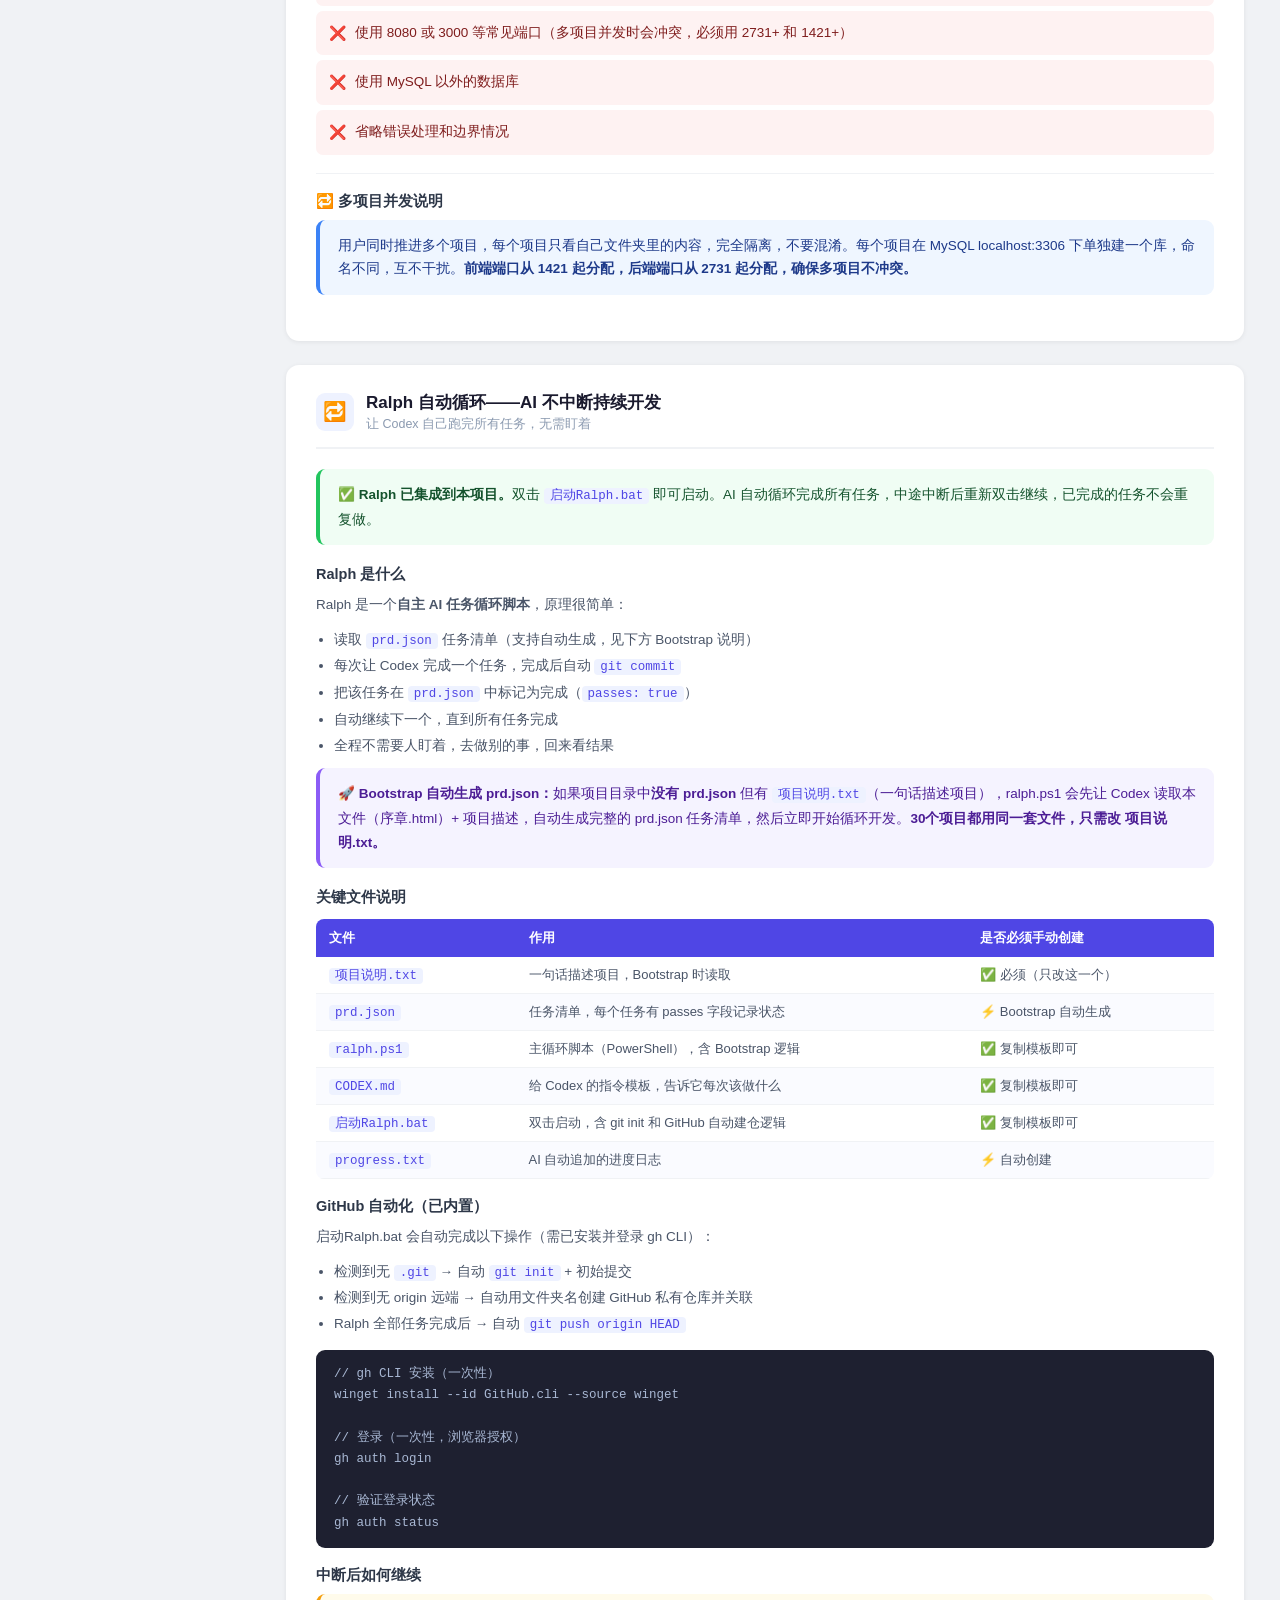
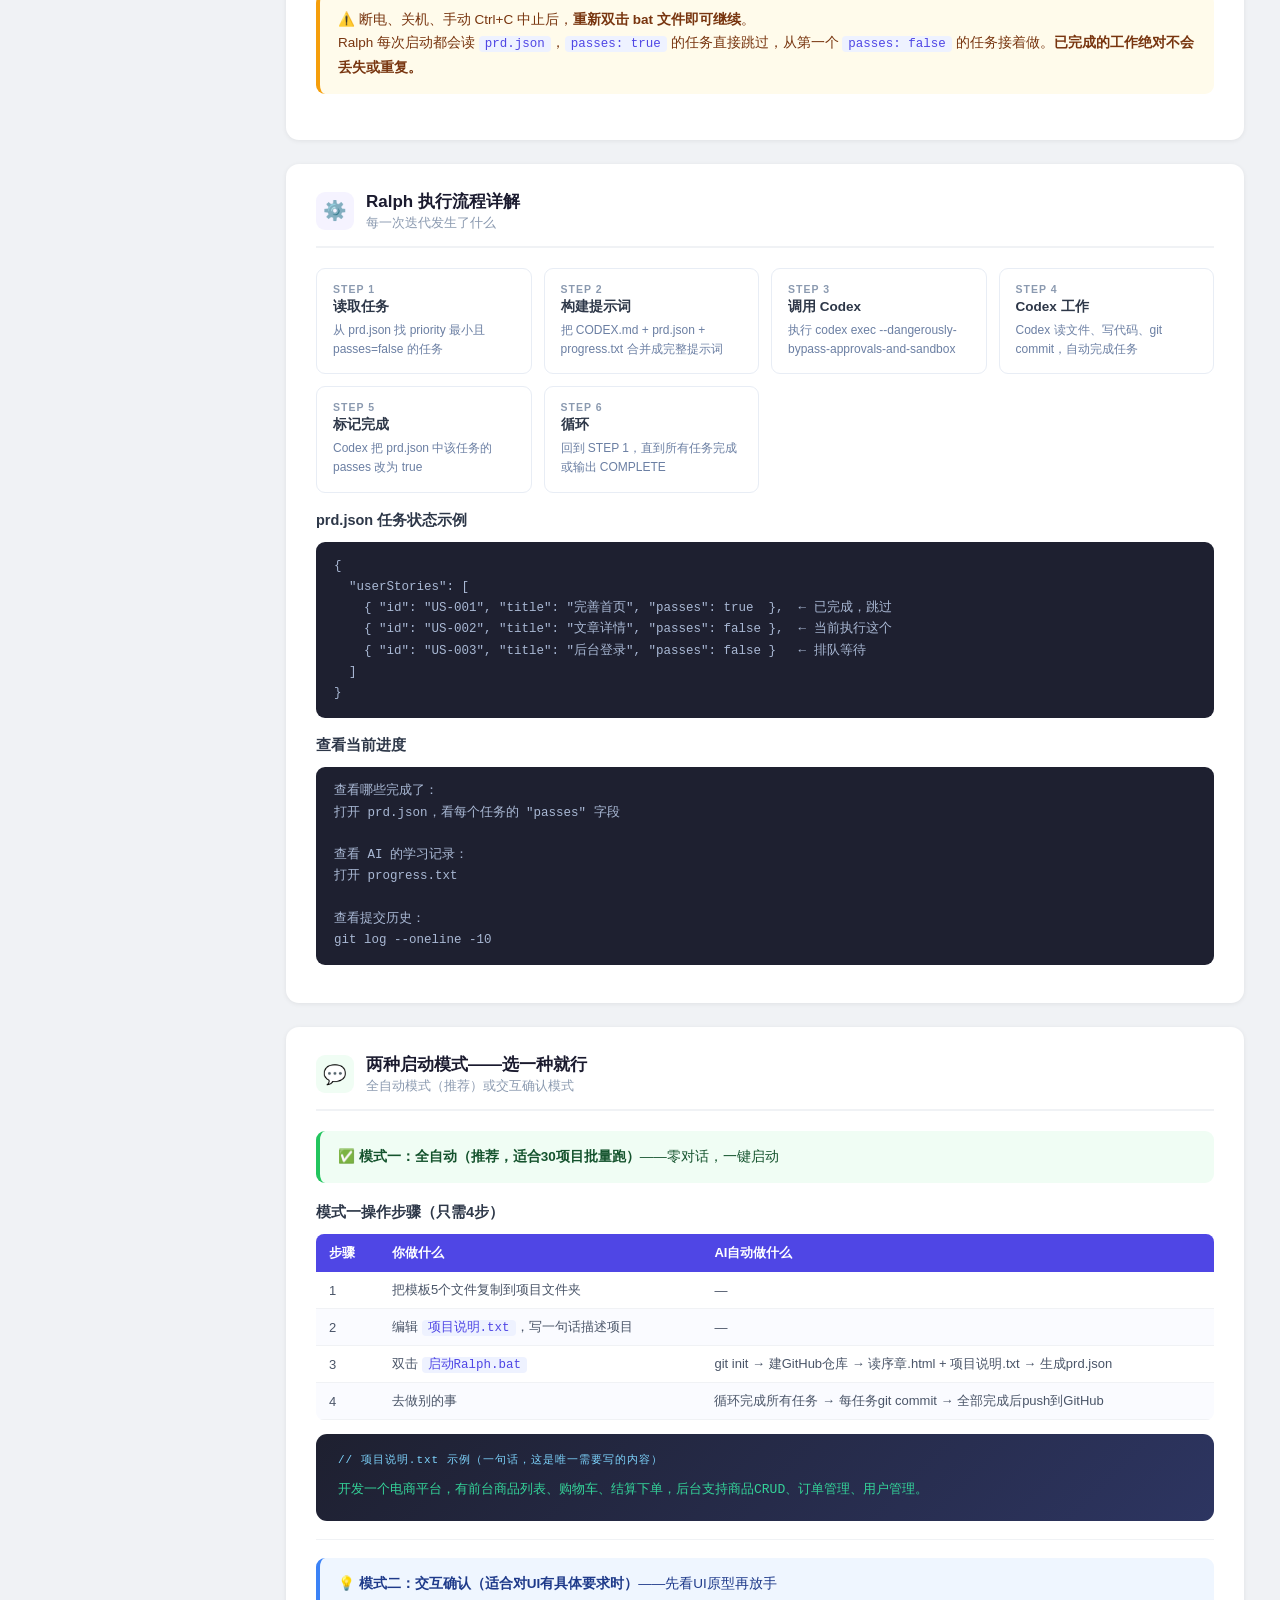
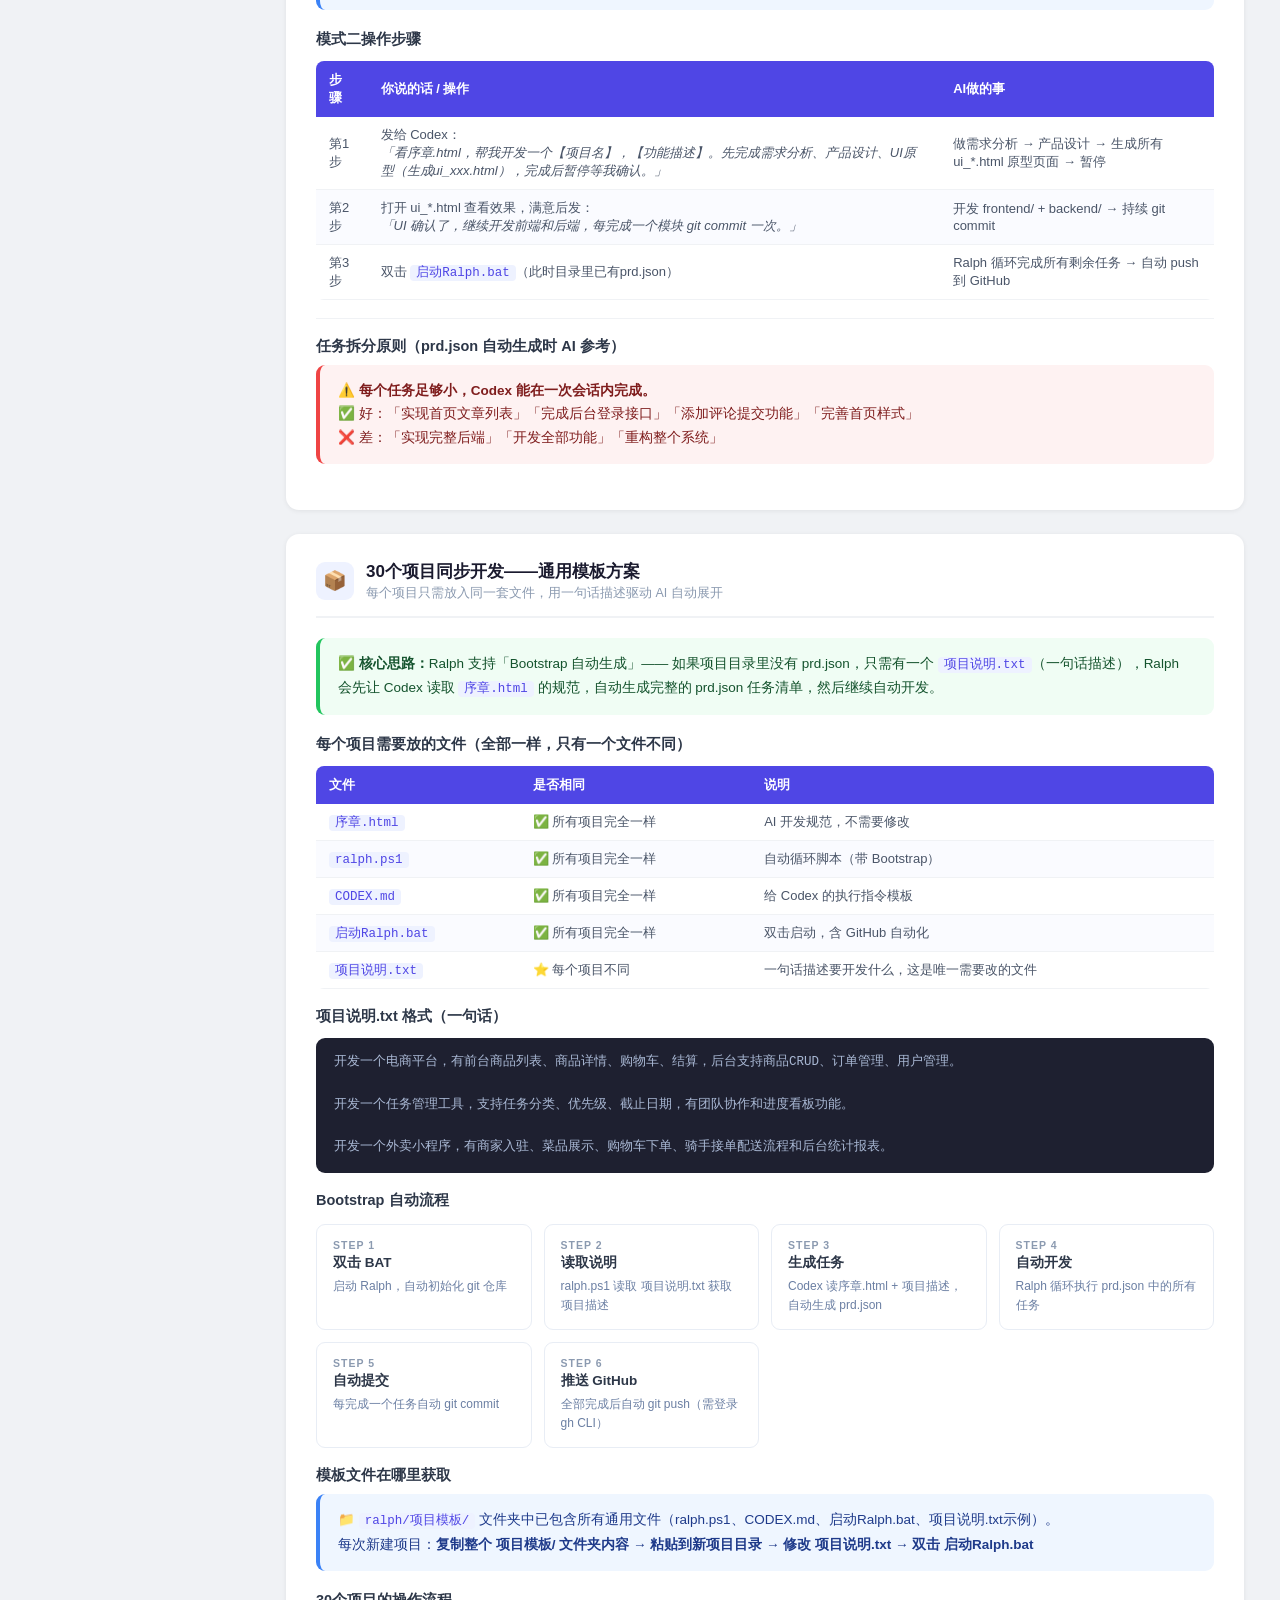
<file: 序章.html>
<!DOCTYPE html>
<html lang="zh-CN">
<head>
  <meta charset="UTF-8">
  <meta name="viewport" content="width=device-width, initial-scale=1.0">
  <title>序章 · AI 全自动项目开发总纲</title>
  <style>
    * { margin: 0; padding: 0; box-sizing: border-box; }
    body {
      font-family: -apple-system, BlinkMacSystemFont, "Segoe UI", "PingFang SC", "Microsoft YaHei", sans-serif;
      background: #f0f2f5;
      color: #1a1a2e;
      display: flex;
      min-height: 100vh;
    }

    /* ===== 左侧导航 ===== */
    #sidebar {
      width: 250px;
      min-width: 250px;
      background: linear-gradient(180deg, #1a1a2e 0%, #16213e 100%);
      color: #c8d6e5;
      position: fixed;
      top: 0; left: 0;
      height: 100vh;
      overflow-y: auto;
      z-index: 100;
    }
    #sidebar::-webkit-scrollbar { width: 4px; }
    #sidebar::-webkit-scrollbar-thumb { background: #3a4a6b; border-radius: 2px; }

    .sidebar-header {
      padding: 22px 18px 16px;
      border-bottom: 1px solid #2d3a52;
    }
    .sidebar-header .logo { font-size: 17px; font-weight: 700; color: #fff; }
    .sidebar-header .sub { font-size: 11px; color: #5a6a88; margin-top: 4px; }

    .nav-group-title {
      font-size: 10.5px; font-weight: 700; color: #3a4a6a;
      text-transform: uppercase; letter-spacing: 1.2px;
      padding: 14px 18px 5px;
    }
    .nav-item {
      display: flex; align-items: center; gap: 9px;
      padding: 9px 18px;
      cursor: pointer;
      border-left: 3px solid transparent;
      transition: all 0.18s;
      font-size: 13px; color: #8a9ab8;
      text-decoration: none;
    }
    .nav-item:hover { background: rgba(79,70,229,.15); color: #c0d0e8; border-left-color: #4f46e5; }
    .nav-item.active { background: rgba(79,70,229,.22); color: #fff; border-left-color: #4f46e5; font-weight: 600; }
    .nav-item .ni { font-size: 14px; min-width: 16px; }

    .sidebar-footer {
      padding: 12px 18px;
      border-top: 1px solid #2d3a52;
      font-size: 11px; color: #3a4a6a; text-align: center;
      position: absolute; bottom: 0; width: 100%;
    }

    /* ===== 主内容 ===== */
    #main { margin-left: 250px; flex: 1; padding: 28px 36px 60px; }

    .banner {
      background: linear-gradient(135deg, #4f46e5, #7c3aed);
      border-radius: 14px; padding: 32px 36px; color: #fff; margin-bottom: 28px;
      position: relative; overflow: hidden;
    }
    .banner::after {
      content:''; position:absolute; top:-50px; right:-50px;
      width:200px; height:200px; background:rgba(255,255,255,.05); border-radius:50%;
    }
    .banner h1 { font-size: 24px; font-weight: 700; margin-bottom: 8px; }
    .banner p { font-size: 13.5px; opacity: .88; line-height: 1.75; }
    .banner .badge { display:inline-block; background:rgba(255,255,255,.18); padding:2px 10px; border-radius:10px; font-size:11.5px; margin-top:10px; }

    /* 告示 */
    .alert { border-radius: 9px; padding: 14px 18px; margin-bottom: 20px; font-size: 13.5px; line-height: 1.75; border-left: 4px solid; }
    .alert-red    { background:#fef2f2; border-color:#ef4444; color:#7f1d1d; }
    .alert-blue   { background:#eff6ff; border-color:#3b82f6; color:#1e3a8a; }
    .alert-yellow { background:#fffbeb; border-color:#f59e0b; color:#78350f; }
    .alert-green  { background:#f0fdf4; border-color:#22c55e; color:#14532d; }
    .alert-purple { background:#f5f3ff; border-color:#8b5cf6; color:#4c1d95; }

    /* 章节卡片 */
    .section {
      background: #fff; border-radius: 13px; padding: 26px 30px;
      margin-bottom: 24px; box-shadow: 0 1px 5px rgba(0,0,0,.07);
      scroll-margin-top: 20px;
    }
    .section-hd {
      display: flex; align-items: center; gap: 12px;
      margin-bottom: 20px; padding-bottom: 14px; border-bottom: 2px solid #f0f2f5;
    }
    .s-icon {
      width: 38px; height: 38px; border-radius: 9px;
      display: flex; align-items: center; justify-content: center;
      font-size: 19px; flex-shrink: 0;
    }
    .bg-indigo{background:#eef2ff} .bg-purple{background:#f5f3ff} .bg-blue{background:#eff6ff}
    .bg-green{background:#f0fdf4} .bg-orange{background:#fff7ed} .bg-red{background:#fef2f2}
    .bg-teal{background:#f0fdfa} .bg-yellow{background:#fffbeb} .bg-gray{background:#f9fafb}
    .bg-pink{background:#fdf2f8}

    .s-title { font-size: 17px; font-weight: 700; color: #1a1a2e; }
    .s-sub { font-size: 12.5px; color: #8b9ab0; margin-top: 2px; }

    h3 { font-size: 14.5px; font-weight: 600; color: #2d3748; margin: 18px 0 9px; }
    p { font-size: 13.5px; line-height: 1.8; color: #4a5568; margin-bottom: 9px; }
    ul, ol { padding-left: 18px; margin-bottom: 10px; }
    li { font-size: 13.5px; line-height: 1.9; color: #4a5568; }
    li strong { color: #2d3748; }

    /* 表格 */
    table { width:100%; border-collapse:collapse; margin:12px 0; font-size:13px; border-radius:8px; overflow:hidden; }
    thead tr { background:#4f46e5; color:#fff; }
    thead th { padding:10px 13px; text-align:left; font-weight:600; }
    tbody tr { border-bottom:1px solid #f0f2f5; }
    tbody tr:hover { background:#f8f9ff; }
    tbody td { padding:9px 13px; color:#4a5568; }
    tbody tr:nth-child(even) { background:#fafbff; }

    /* 代码 */
    pre { background:#1e2030; color:#a9b8d4; border-radius:9px; padding:14px 18px; font-size:12.5px; line-height:1.7; overflow-x:auto; margin:12px 0; font-family:Consolas,monospace; }
    code { background:#eef2ff; color:#4f46e5; padding:1px 6px; border-radius:4px; font-size:12.5px; font-family:Consolas,monospace; }
    pre code { background:none; color:inherit; padding:0; }

    /* 阶段卡片网格 */
    .phase-grid { display:grid; grid-template-columns:repeat(auto-fill,minmax(200px,1fr)); gap:12px; margin:14px 0; }
    .phase-card { border-radius:9px; padding:14px 16px; border:1.5px solid #e8edf5; transition:all .2s; }
    .phase-card:hover { border-color:#4f46e5; box-shadow:0 2px 8px rgba(79,70,229,.1); }
    .phase-card .pnum { font-size:10.5px; color:#8b9ab0; font-weight:700; letter-spacing:1px; }
    .phase-card .pname { font-size:13.5px; font-weight:700; color:#2d3748; margin:3px 0 5px; }
    .phase-card .pdesc { font-size:12px; color:#6b7fa3; line-height:1.6; }

    /* 数据库卡片 */
    .db-card { background:linear-gradient(135deg,#1e2030,#2d3561); color:#a9b8d4; border-radius:11px; padding:18px 22px; margin:12px 0; font-family:Consolas,monospace; font-size:13px; }
    .db-card .db-title { color:#7dd3fc; font-size:11px; margin-bottom:10px; letter-spacing:1px; }
    .db-card .db-row { display:flex; gap:12px; margin:5px 0; }
    .db-card .db-k { color:#94a3b8; min-width:80px; }
    .db-card .db-v { color:#e2e8f0; font-weight:600; }
    .db-card .db-v.hl { color:#34d399; }

    /* 规则列表 */
    .rule-list { list-style:none; padding:0; }
    .rule-list li { padding:9px 13px; margin:5px 0; border-radius:7px; font-size:13.5px; display:flex; align-items:flex-start; gap:9px; }
    .rule-ok { background:#f0fdf4; color:#166534; }
    .rule-no { background:#fef2f2; color:#7f1d1d; }
    .rule-icon { font-size:14px; flex-shrink:0; }

    hr { border:none; border-top:1.5px solid #f0f2f5; margin:18px 0; }

    #back-top {
      position:fixed; bottom:28px; right:28px;
      width:40px; height:40px; background:#4f46e5; color:#fff;
      border-radius:50%; display:flex; align-items:center; justify-content:center;
      cursor:pointer; font-size:17px; box-shadow:0 4px 12px rgba(79,70,229,.4);
      text-decoration:none; transition:transform .2s;
    }
    #back-top:hover { transform:translateY(-3px); }

    @media(max-width:860px){
      #sidebar{display:none}
      #main{margin-left:0}
    }
  </style>
</head>
<body>

<!-- ===== 左侧导航 ===== -->
<nav id="sidebar">
  <div class="sidebar-header">
    <div class="logo">📘 序章</div>
    <div class="sub">AI 全自动项目开发总纲 v3.1</div>
  </div>

  <div class="nav-group-title">总览</div>
  <a class="nav-item" href="#s-env"><span class="ni">⚙️</span>运行环境配置</a>
  <a class="nav-item" href="#s-intro"><span class="ni">🚀</span>概述与工作方式</a>
  <a class="nav-item" href="#s-output"><span class="ni">📁</span>输出规范</a>
  <a class="nav-item" href="#s-index"><span class="ni">🖥️</span>index.html 总控台</a>

  <div class="nav-group-title">8个开发阶段</div>
  <a class="nav-item" href="#s-phase0"><span class="ni">🔍</span>阶段0：需求分析</a>
  <a class="nav-item" href="#s-phase1"><span class="ni">📋</span>阶段1：产品设计</a>
  <a class="nav-item" href="#s-phase2"><span class="ni">🎨</span>阶段2：UI 设计</a>
  <a class="nav-item" href="#s-phase3"><span class="ni">⚡</span>阶段3：前端开发</a>
  <a class="nav-item" href="#s-phase4"><span class="ni">☕</span>阶段4：后端开发</a>
  <a class="nav-item" href="#s-phase5"><span class="ni">🗄️</span>阶段5：数据库设计</a>
  <a class="nav-item" href="#s-phase6"><span class="ni">✅</span>阶段6：测试</a>
  <a class="nav-item" href="#s-phase7"><span class="ni">📝</span>阶段7：项目总结</a>
  <a class="nav-item" href="#s-phase8"><span class="ni">🚀</span>阶段8：部署上线</a>

  <div class="nav-group-title">配置 & 规则</div>
  <a class="nav-item" href="#s-db"><span class="ni">🗄️</span>数据库固定配置</a>
  <a class="nav-item" href="#s-req-rule"><span class="ni">📅</span>需求更新规则</a>
  <a class="nav-item" href="#s-rules"><span class="ni">📌</span>AI 执行原则</a>

  <div class="nav-group-title">🔁 Ralph 自动循环</div>
  <a class="nav-item" href="#s-ralph"><span class="ni">🔁</span>Ralph 是什么</a>
  <a class="nav-item" href="#s-ralph-flow"><span class="ni">⚙️</span>执行流程</a>
  <a class="nav-item" href="#s-ralph-prompt"><span class="ni">💬</span>如何对 Codex 说</a>

  <div class="nav-group-title">🚀 批量项目管理</div>
  <a class="nav-item" href="#s-batch"><span class="ni">📦</span>30项目通用方案</a>
  <a class="nav-item" href="#s-batch-github"><span class="ni">🐙</span>GitHub 自动化</a>
  <a class="nav-item" href="#s-batch-prompt"><span class="ni">💬</span>标准话术模板</a>
</nav>

<!-- ===== 主内容 ===== -->
<main id="main">

  <div class="banner">
    <h1>📘 序章 · AI 全自动项目开发总纲</h1>
    <p>你（AI）接到任何新项目前，必须完整读完本文件。<br>
       用户只给一句大方向，其余全部由你自主分析、规划、推进。</p>
    <span class="badge">v3.1 · 2026-06-12 · 适用于所有新项目</span>
  </div>

  <!-- ===== AI 快速参考 ===== -->
  <div class="alert alert-red" style="font-size:14px;line-height:2;">
    ⚡ <strong>AI 快速参考（先读这里）：</strong><br>
    ① 你当前处于 <strong>Ralph 自动循环模式</strong>——由 ralph.ps1 驱动，每次只完成 prd.json 中一个任务<br>
    ② 完成任务后：<code>git add . && git commit -m "feat: [US-XXX] 标题"</code>，然后把 prd.json 该任务 passes 改为 true<br>
    ③ <strong>不要 git push</strong>（BAT自动处理）、<strong>不要询问用户</strong>（直接执行）、<strong>不要生成 .md 文件</strong><br>
    ④ 前端端口从 <strong>1421</strong> 起、后端端口从 <strong>2731</strong> 起，MySQL 固定 3306<br>
    ⑤ 所有产品信息、进度、总结都写进 <code>index.html</code>，不要建多余文件
  </div>

  <div class="alert alert-yellow">
    ⚠️ <strong>强制阅读：</strong>本文件是你开始任何项目前必须完整读完的唯一参考文档。不允许频繁打断用户询问细节，遇到任何技术选型、架构决策，自己根据项目特点判断，只在 UI 设计完成后暂停等待用户确认。
  </div>

  <!-- ===== 运行环境配置 ===== -->
  <div class="section" id="s-env">
    <div class="section-hd">
      <div class="s-icon bg-orange">⚙️</div>
      <div><div class="s-title">运行环境配置（AI 必读）</div><div class="s-sub">当前机器的配置状态，你不需要做任何配置，直接使用即可</div></div>
    </div>

    <div class="alert alert-green">
      ✅ <strong>以下配置已全部完成，你（AI）直接使用即可，不要尝试重新配置或修改这些设置。</strong>
    </div>

    <h3>GitHub 配置（已就绪）</h3>
    <table>
      <thead><tr><th>配置项</th><th>状态</th><th>说明</th></tr></thead>
      <tbody>
        <tr><td>GitHub CLI（gh）</td><td>✅ 已安装 v2.94.0</td><td>无需重新安装</td></tr>
        <tr><td>GitHub 账号授权</td><td>✅ 已登录，token 存储在系统 keyring</td><td>无需重新 auth login</td></tr>
        <tr><td>git credential</td><td>✅ 已配置 HTTPS + gh 凭据助手</td><td>push 时自动认证</td></tr>
        <tr><td>仓库创建权限</td><td>✅ 有 repo、workflow、gist 权限</td><td>可自动创建私有仓库</td></tr>
      </tbody>
    </table>

    <h3>你（AI）的 git 操作规范</h3>
    <div class="alert alert-blue">
      📌 <strong>你只需要负责 commit，push 由 启动Ralph.bat 自动完成。</strong>
    </div>
    <ul>
      <li>每完成 prd.json 中一个任务后：<code>git add .</code> → <code>git commit -m "feat: [US-XXX] 任务标题"</code></li>
      <li><strong>不要执行 git push</strong>——BAT 文件在所有任务完成后统一 push</li>
      <li><strong>不要执行 gh repo create</strong>——BAT 文件启动时已自动处理</li>
      <li><strong>不要修改 git remote</strong>——remote 已由 BAT 自动配置</li>
      <li>如果 git commit 失败（如没有变更），忽略错误，继续下一个任务</li>
    </ul>

    <h3>Codex CLI 配置（已就绪）</h3>
    <table>
      <thead><tr><th>配置项</th><th>说明</th></tr></thead>
      <tbody>
        <tr><td>API Key</td><td>已在 启动Ralph.bat 中通过环境变量 <code>OPENAI_API_KEY</code> 设置，无需你处理</td></tr>
        <tr><td>API Base URL</td><td>已在 启动Ralph.bat 中通过 <code>OPENAI_BASE_URL</code> 设置</td></tr>
        <tr><td>调用方式</td><td>ralph.ps1 通过 <code>codex exec --dangerously-bypass-approvals-and-sandbox</code> 调用你</td></tr>
        <tr><td>工作目录</td><td>每次调用时已通过 <code>-C 项目路径</code> 指定，你在正确的目录下工作</td></tr>
      </tbody>
    </table>
  </div>

  <!-- ===== 概述 ===== -->
  <div class="section" id="s-intro">
    <div class="section-hd">
      <div class="s-icon bg-indigo">🚀</div>
      <div><div class="s-title">概述与工作方式</div><div class="s-sub">用户怎么用，你怎么做</div></div>
    </div>

    <h3>用户的使用方式</h3>
    <p>用户只会给你一句话的大方向，例如：</p>
    <ul>
      <li>"帮我开发一个博客系统"</li>
      <li>"做一个外卖小程序"</li>
      <li>"我要一个库存管理后台"</li>
      <li>"帮我做个企业官网"</li>
      <li>"做一个任务管理工具"</li>
      <li>"帮我开发一个电商平台"</li>
    </ul>

    <h3>你接到指令后的工作流程</h3>
    <p>自己分析这个项目涉及哪些功能、哪些页面、哪些角色，然后自主决定用什么技术、什么架构来实现，按照下面 8 个阶段顺序推进，全程不需要用户参与细节决策。</p>
    <p><strong>每个项目的技术选型、架构设计由你自己根据项目特点判断</strong>，不同的项目可以有完全不同的实现方案，本文件不做限制。</p>

    <div class="phase-grid">
      <div class="phase-card"><div class="pnum">PHASE 0</div><div class="pname">需求分析</div><div class="pdesc">拆解功能模块、角色、技术方向</div></div>
      <div class="phase-card"><div class="pnum">PHASE 1</div><div class="pname">产品设计</div><div class="pdesc">输出完整产品需求文档</div></div>
      <div class="phase-card"><div class="pnum">PHASE 2</div><div class="pname">🎨 UI 设计 ⏸</div><div class="pdesc">生成 HTML 原型，<strong>等用户确认</strong></div></div>
      <div class="phase-card"><div class="pnum">PHASE 3</div><div class="pname">前端开发</div><div class="pdesc">技术自主选型，实现所有页面</div></div>
      <div class="phase-card"><div class="pnum">PHASE 4</div><div class="pname">后端开发</div><div class="pdesc">技术自主选型，实现所有接口</div></div>
      <div class="phase-card"><div class="pnum">PHASE 5</div><div class="pname">数据库设计</div><div class="pdesc">MySQL 建表，生成 init.sql</div></div>
      <div class="phase-card"><div class="pnum">PHASE 6</div><div class="pname">测试</div><div class="pdesc">接口测试、功能测试</div></div>
      <div class="phase-card"><div class="pnum">PHASE 7</div><div class="pname">项目总结</div><div class="pdesc">启动说明、问题记录</div></div>
      <div class="phase-card"><div class="pnum">PHASE 8</div><div class="pname">部署上线</div><div class="pdesc">打包、部署说明</div></div>
    </div>
  </div>

  <!-- ===== 输出规范 ===== -->
  <div class="section" id="s-output">
    <div class="section-hd">
      <div class="s-icon bg-purple">📁</div>
      <div><div class="s-title">输出规范（非常重要）</div><div class="s-sub">整个项目过程中你能生成哪些文件</div></div>
    </div>

    <div class="alert alert-purple">
      📌 整个开发过程中，<strong>不允许生成多余的 .md 文件</strong>。本 <code>序章.html</code> 是唯一的说明文件。所有内容（产品需求、测试报告、项目总结）全部写进 <code>index.html</code> 各对应章节。
    </div>

    <h3>允许生成的文件</h3>
    <table>
      <thead><tr><th>文件</th><th>说明</th><th>何时生成</th></tr></thead>
      <tbody>
        <tr><td><code>index.html</code></td><td>项目总控台，所有信息的入口</td><td>第一步，立即创建</td></tr>
        <tr><td><code>ui_xxx.html</code></td><td>每个页面的 UI 原型（每页一个文件）</td><td>阶段2：UI 设计</td></tr>
        <tr><td>前端源代码文件夹</td><td>前端项目代码</td><td>阶段3：前端开发</td></tr>
        <tr><td>后端源代码文件夹</td><td>后端项目代码</td><td>阶段4：后端开发</td></tr>
        <tr><td><code>database/init.sql</code></td><td>完整建表 SQL</td><td>阶段5：数据库</td></tr>
        <tr><td><code>database/mock_data.sql</code></td><td>测试数据（至少10条）</td><td>阶段5：数据库</td></tr>
      </tbody>
    </table>

    <h3>项目文件夹最终结构</h3>
    <pre>项目文件夹/
├── 序章.html            ← 本文件（只读，不修改）
├── index.html           ← 总控台（你生成的第一个文件）
├── ui_login.html        ← UI 原型（每个页面一个文件）
├── ui_home.html
├── ui_dashboard.html
├── ui_xxx.html
├── frontend/            ← 前端代码（技术自主决定）
├── backend/             ← 后端代码（技术自主决定）
└── database/
    ├── init.sql
    └── mock_data.sql</pre>

    <h3>为什么这样设计</h3>
    <p>用户同时推进多个项目，每个项目只需打开 <code>index.html</code> 就能看到该项目的一切：需求文档、UI 预览入口、开发进度、测试结果、启动方式。不需要翻多个文件，查看效率最高。</p>
  </div>

  <!-- ===== index.html ===== -->
  <div class="section" id="s-index">
    <div class="section-hd">
      <div class="s-icon bg-blue">🖥️</div>
      <div><div class="s-title">index.html 总控台规范</div><div class="s-sub">项目最重要的文件，必须做好</div></div>
    </div>

    <h3>必须包含的章节</h3>
    <ul>
      <li><strong>项目概览</strong>：项目名称、技术栈、当前进度一句话描述</li>
      <li><strong>阶段进度看板</strong>：9 个阶段各有状态徽章（待开始 / 进行中 / 已完成）</li>
      <li><strong>产品需求</strong>：完整功能模块列表，含日期标注</li>
      <li><strong>UI 预览区</strong>：所有 <code>ui_*.html</code> 的卡片入口，点击跳转</li>
      <li><strong>数据库设计</strong>：数据表结构说明</li>
      <li><strong>API 文档</strong>：所有接口的请求/响应说明</li>
      <li><strong>测试报告</strong>：接口测试和功能测试结果</li>
      <li><strong>项目总结</strong>：启动命令、默认账号、遇到的问题</li>
      <li><strong>部署说明</strong>：打包命令、部署方式</li>
    </ul>

    <h3>视觉风格要求</h3>
    <ul>
      <li>左侧固定导航栏（深色背景）+ 右侧内容区（白色背景），与本文件同款布局效果</li>
      <li>专业、简洁、现代感强，像真正的项目文档平台</li>
      <li>纯 HTML + CSS + 少量 JS，不依赖构建工具，<strong>双击直接打开即可查看</strong></li>
      <li>UI 预览区用卡片网格展示，每张卡片有页面名称，点击跳转对应 HTML</li>
      <li>阶段进度用颜色区分：灰色=待开始，蓝色=进行中，绿色=已完成</li>
    </ul>

    <h3>更新机制</h3>
    <p>每推进一步，<strong>立刻更新 index.html 对应章节</strong>，不等全部完成再更新。用户随时打开 index.html 都能看到当前最新进度。</p>

    <div class="alert alert-blue">
      💡 所有 <code>ui_xxx.html</code> 页面顶部必须有「← 返回总控台」按钮，底部有上一页 / 下一页导航，形成完整的预览体验。
    </div>
  </div>

  <!-- ===== PHASE 0 ===== -->
  <div class="section" id="s-phase0">
    <div class="section-hd">
      <div class="s-icon bg-teal">🔍</div>
      <div><div class="s-title">阶段0：需求分析与项目规划</div><div class="s-sub">收到大方向后的第一步</div></div>
    </div>

    <p>收到用户的项目大方向后，立即自主完成以下分析，然后创建 <code>index.html</code> 骨架并写入分析结果。</p>

    <h3>需要分析的维度</h3>
    <ul>
      <li><strong>用户角色</strong>：有哪些角色（管理员/普通用户/访客/商家等），各角色的权限边界是什么</li>
      <li><strong>功能模块</strong>：至少 5 个核心模块，每个模块下 3~5 个具体功能点，按 P0/P1/P2 排优先级</li>
      <li><strong>涉及的端</strong>：Web 后台、Web 前台、小程序、App、官网，各端需要哪些页面</li>
      <li><strong>第三方依赖</strong>：是否需要微信登录、支付、短信验证码、地图、文件上传等</li>
      <li><strong>数据规模</strong>：大概需要建多少张表，主要存哪些数据</li>
      <li><strong>技术方向</strong>：根据项目类型，自己评估用什么前端框架、什么后端框架最合适，写进 index.html 的技术方案章节</li>
    </ul>

    <div class="alert alert-yellow">
      ⚙️ <strong>技术选型完全由你自主决定</strong>。不同项目用不同技术是正常的。你在阶段0就要确定好本项目的技术方案并说明原因，写进 index.html。
    </div>
  </div>

  <!-- ===== PHASE 1 ===== -->
  <div class="section" id="s-phase1">
    <div class="section-hd">
      <div class="s-icon bg-orange">📋</div>
      <div><div class="s-title">阶段1：产品设计</div><div class="s-sub">把需求整理成结构清晰的产品文档</div></div>
    </div>

    <p>将阶段0的分析结果整理成完整的产品文档，全部写入 <code>index.html</code> 的"产品需求"章节。</p>

    <h3>必须包含的内容</h3>
    <ul>
      <li><strong>项目背景</strong>：这个项目解决了什么问题，面向哪类用户</li>
      <li><strong>功能模块列表</strong>：每个模块列出具体功能点，标注优先级 P0/P1/P2 和所属端</li>
      <li><strong>核心业务流程</strong>：主要流程的文字描述（注册流程、下单流程、审核流程等）</li>
      <li><strong>页面清单</strong>：所有需要开发的页面名称、路由、所属端</li>
      <li><strong>技术方案说明</strong>：选择了哪些技术，为什么这样选</li>
    </ul>

    <div class="alert alert-yellow">
      ⏱️ 这部分写得越详细越好，后续 UI 设计和开发都依赖这里的内容。每个需求点必须有日期标注。
    </div>
  </div>

  <!-- ===== PHASE 2 ===== -->
  <div class="section" id="s-phase2">
    <div class="section-hd">
      <div class="s-icon bg-pink">🎨</div>
      <div><div class="s-title">阶段2：UI 设计</div><div class="s-sub">⏸ 关键暂停节点 — UI 完成后等用户确认</div></div>
    </div>

    <div class="alert alert-red">
      ⏸ <strong>UI 设计完成后必须暂停</strong>，在 index.html 中显示"🎨 UI 已完成，请预览所有页面后告知是否继续开发"，等待用户确认才能进入阶段3。
    </div>

    <h3>UI 文件命名规范</h3>
    <pre>ui_login.html          # 登录页
ui_register.html       # 注册页
ui_home.html           # 前台首页
ui_dashboard.html      # 后台管理首页
ui_list_xxx.html       # 某类数据列表页
ui_detail_xxx.html     # 某条数据详情页
ui_form_xxx.html       # 新增/编辑表单页
ui_profile.html        # 个人中心
ui_settings.html       # 系统设置
ui_mobile_xxx.html     # 移动端专属页面
ui_miniapp_xxx.html    # 小程序专属页面</pre>

    <h3>UI 设计要求</h3>
    <ul>
      <li><strong>真实感</strong>：填充真实的示例数据，不允许用"XXX"或"占位符文字"</li>
      <li><strong>风格统一</strong>：整个项目颜色、字体、间距、圆角、按钮样式保持一致</li>
      <li><strong>交互提示</strong>：按钮有 hover 效果，表单有焦点样式，列表有悬停高亮</li>
      <li><strong>导航完整</strong>：每页顶部有「← 返回总控台」，底部有上一页/下一页</li>
      <li><strong>技术要求</strong>：纯 HTML+CSS 实现，CDN 引入样式库，双击直接打开可用</li>
    </ul>

    <h3>配色参考（根据项目类型自主选择）</h3>
    <table>
      <thead><tr><th>项目类型</th><th>推荐主色</th><th>风格</th></tr></thead>
      <tbody>
        <tr><td>企业后台管理</td><td>#4f46e5（靛蓝）</td><td>专业稳重</td></tr>
        <tr><td>电商 / 购物</td><td>#ef4444（红）/ #f97316（橙）</td><td>活力促销</td></tr>
        <tr><td>医疗健康</td><td>#10b981（绿）</td><td>清新安全感</td></tr>
        <tr><td>金融理财</td><td>#1e40af（深蓝）</td><td>信任专业</td></tr>
        <tr><td>社交娱乐</td><td>#8b5cf6（紫）</td><td>年轻活跃</td></tr>
        <tr><td>餐饮外卖</td><td>#f59e0b（黄）/ #ef4444（红）</td><td>食欲暖感</td></tr>
        <tr><td>博客 / 内容</td><td>#374151（深灰）</td><td>简洁内容驱动</td></tr>
        <tr><td>教育学习</td><td>#0ea5e9（天蓝）</td><td>知性清爽</td></tr>
      </tbody>
    </table>

    <div class="alert alert-green">
      🎨 <strong>UI 风格参考路径：</strong><code>D:\桌面\zidong\其他项目\taste-skill-main</code><br>
      打开该目录查看已有设计风格和布局方式，新项目 UI 应借鉴其中优秀的设计。
    </div>
  </div>

  <!-- ===== PHASE 3 ===== -->
  <div class="section" id="s-phase3">
    <div class="section-hd">
      <div class="s-icon bg-green">⚡</div>
      <div><div class="s-title">阶段3：前端开发</div><div class="s-sub">用户确认 UI 后开始，技术自主选型</div></div>
    </div>

    <div class="alert alert-blue">
      🧠 <strong>前端用什么框架、什么技术栈，由你根据项目类型自主判断，不要照搬固定模板。</strong><br>
      例如：后台管理系统、用户前台、小程序、App、官网，每种类型适合的技术是不同的。你在阶段0就应该想好，这里按你定的方案实现。
    </div>

    <h3>开发要点（与具体技术无关，所有项目通用）</h3>
    <ul>
      <li>路由配置完整，有权限守卫（未登录自动跳转登录页）</li>
      <li>所有接口调用统一封装，自动携带 token，统一处理错误提示</li>
      <li>表单有完整的前端验证逻辑（必填、格式、长度等）</li>
      <li>列表页有分页、搜索、筛选功能</li>
      <li>操作按钮有加载状态，成功/失败有明确提示</li>
      <li>适配移动端，至少不乱版，最好有完整响应式</li>
      <li>接口地址通过环境变量配置，不硬编码</li>
    </ul>

    <h3>App 开发路径参考</h3>
    <p>如果项目需要开发跨平台 App，Flutter SDK 路径为：</p>
    <pre>D:\pcapp\flutter_windows_3.27.1-stable</pre>
  </div>

  <!-- ===== PHASE 4 ===== -->
  <div class="section" id="s-phase4">
    <div class="section-hd">
      <div class="s-icon bg-yellow">☕</div>
      <div><div class="s-title">阶段4：后端开发</div><div class="s-sub">技术自主选型，实现所有接口</div></div>
    </div>

    <div class="alert alert-blue">
      🧠 <strong>后端用什么语言、什么框架，由你根据项目类型自主判断。</strong><br>
      常规 Web 后台推荐 Java，轻量工具类项目可以考虑其他方案，具体由你决定并在 index.html 说明原因。
    </div>

    <h3>开发要点（所有项目通用）</h3>
    <ul>
      <li>所有接口统一返回格式：<code>{ code, msg, data }</code></li>
      <li>有全局异常处理，任何错误都不能直接返回 500 页面</li>
      <li>接口遵循 RESTful 风格（GET 查询、POST 新增、PUT 修改、DELETE 删除）</li>
      <li>需要登录的接口统一鉴权（JWT 或 Session，由你决定）</li>
      <li>有跨域配置，允许前端项目访问</li>
      <li><strong>后端端口从 2731 开始分配（第1个项目2731，第2个2732，以此类推），不要使用 8080</strong></li>
      <li>有 API 文档（接口列表、请求参数、响应格式），写入 index.html</li>
    </ul>
  </div>

  <!-- ===== PHASE 5 ===== -->
  <div class="section" id="s-phase5">
    <div class="section-hd">
      <div class="s-icon bg-teal">🗄️</div>
      <div><div class="s-title">阶段5：数据库设计</div><div class="s-sub">统一使用 MySQL，每项目独立建库</div></div>
    </div>

    <div class="alert alert-red">
      ⚠️ <strong>所有项目统一使用 MySQL，不使用其他任何数据库。</strong><br>
      每个新项目必须新建独立的数据库，<strong>绝对不能修改或污染其他已有数据库中的任何表或数据！</strong>
    </div>

    <p>数据库连接信息见下方「数据库固定配置」章节。</p>

    <h3>新项目数据库命名规则</h3>
    <p>命名格式：<strong>项目英文名_db</strong>，例如 <code>blog_db</code>、<code>shop_db</code>、<code>task_db</code></p>

    <h3>建表规范</h3>
    <ul>
      <li>每张表必须有：<code>id</code>（主键自增）、<code>create_time</code>、<code>update_time</code>、<code>is_deleted</code>（逻辑删除）</li>
      <li>每个字段必须有中文注释（COMMENT）</li>
      <li>字段名使用下划线命名（snake_case）</li>
      <li>不使用外键约束，用业务逻辑保证关联</li>
      <li>字符集统一：<code>utf8mb4</code>，排序规则：<code>utf8mb4_unicode_ci</code></li>
    </ul>

    <h3>输出文件</h3>
    <ul>
      <li><code>database/init.sql</code>：完整建表 SQL（含字段注释和初始化数据）</li>
      <li><code>database/mock_data.sql</code>：至少 10 条测试数据，供开发调试使用</li>
    </ul>

    <p>把数据库表结构说明同步写入 <code>index.html</code> 的"数据库设计"章节。</p>
  </div>

  <!-- ===== PHASE 6 ===== -->
  <div class="section" id="s-phase6">
    <div class="section-hd">
      <div class="s-icon bg-green">✅</div>
      <div><div class="s-title">阶段6：测试</div><div class="s-sub">验证功能可用，记录测试结果</div></div>
    </div>
    <ul>
      <li>手动测试所有核心接口，确认返回格式正确</li>
      <li>测试边界情况（空值、非法输入、越权操作）</li>
      <li>主要业务流程完整走通（注册 → 登录 → 操作 → 退出）</li>
      <li>测试结果记录到 <code>index.html</code> 的"测试报告"章节</li>
      <li>发现 bug 立刻修复，修复后在测试记录里备注</li>
    </ul>
  </div>

  <!-- ===== PHASE 7 ===== -->
  <div class="section" id="s-phase7">
    <div class="section-hd">
      <div class="s-icon bg-indigo">📝</div>
      <div><div class="s-title">阶段7：项目总结</div><div class="s-sub">整理启动方式和开发记录</div></div>
    </div>
    <p>将以下内容整理写入 <code>index.html</code> 的"项目总结"章节：</p>
    <ul>
      <li>前端、后端、数据库各自的完整启动命令</li>
      <li>默认账号密码（管理员账号、测试账号）</li>
      <li>开发过程中遇到的问题和解决方案</li>
      <li>还没做完或可以后期优化的功能点（标明日期）</li>
      <li>项目依赖的端口号清单</li>
    </ul>
  </div>

  <!-- ===== PHASE 8 ===== -->
  <div class="section" id="s-phase8">
    <div class="section-hd">
      <div class="s-icon bg-orange">🚀</div>
      <div><div class="s-title">阶段8：部署上线</div><div class="s-sub">打包与部署说明</div></div>
    </div>
    <ul>
      <li>后端打包命令（生成可执行文件），说明生产启动方式</li>
      <li>前端打包命令，说明 dist 目录的部署方式</li>
      <li>如果需要 Nginx 反向代理，提供关键配置片段</li>
      <li>将部署说明写入 <code>index.html</code> 的"部署说明"章节</li>
    </ul>
  </div>

  <!-- ===== 数据库固定配置 ===== -->
  <div class="section" id="s-db">
    <div class="section-hd">
      <div class="s-icon bg-teal">🗄️</div>
      <div><div class="s-title">数据库固定配置</div><div class="s-sub">所有项目统一使用，不修改</div></div>
    </div>

    <div class="alert alert-red">
      ⚠️ 所有项目统一使用下方 MySQL 配置，不使用其他数据库（不用 SQLite、PostgreSQL、MongoDB 等）。
    </div>

    <div class="db-card">
      <div class="db-title">▸ MYSQL · 固定连接信息</div>
      <div class="db-row"><span class="db-k">数据库类型</span><span class="db-v hl">MySQL</span></div>
      <div class="db-row"><span class="db-k">主机</span><span class="db-v">localhost</span></div>
      <div class="db-row"><span class="db-k">端口</span><span class="db-v hl">3306</span></div>
      <div class="db-row"><span class="db-k">用户名</span><span class="db-v">root</span></div>
      <div class="db-row"><span class="db-k">密码</span><span class="db-v hl">FDdm0810</span></div>
      <div class="db-row"><span class="db-k">字符集</span><span class="db-v">utf8mb4</span></div>
      <div class="db-row"><span class="db-k">管理工具</span><span class="db-v">Navicat</span></div>
    </div>

    <h3>JDBC 连接串模板</h3>
    <pre>jdbc:mysql://localhost:3306/{数据库名}?useUnicode=true&characterEncoding=utf8&useSSL=false&serverTimezone=GMT%2B8</pre>

    <h3>每个项目建库示例</h3>
    <pre>-- 新建项目数据库（以博客系统为例）
CREATE DATABASE IF NOT EXISTS `blog_db`
  CHARACTER SET utf8mb4
  COLLATE utf8mb4_unicode_ci;

USE `blog_db`;</pre>

    <h3>端口规范</h3>
    <div class="alert alert-yellow">
      ⚠️ <strong>多项目并发时端口不能冲突！</strong>每个项目分配独立端口段，根据项目编号递增。
    </div>
    <table>
      <thead><tr><th>服务</th><th>端口范围</th><th>分配规则</th></tr></thead>
      <tbody>
        <tr><td>前端开发服务器</td><td><strong>1421 起</strong></td><td>第1个项目1421，第2个1422，依此类推</td></tr>
        <tr><td>后端 API</td><td><strong>2731 起</strong></td><td>第1个项目2731，第2个2732，依此类推</td></tr>
        <tr><td>MySQL</td><td>3306</td><td>固定，所有项目共用，各自建独立数据库名</td></tr>
      </tbody>
    </table>
    <div class="alert alert-blue">
      💡 <strong>如何确定本项目用哪个端口：</strong>查看 <code>prd.json</code> 中的 <code>port</code> 字段（Bootstrap 生成时自动分配），或查看 <code>index.html</code> 总控台的端口记录。若两者都没有，读取当前项目目录名的序号判断，或直接从 2731/1421 开始，先检查端口是否被占用（<code>netstat -ano | findstr 2731</code>）。
    </div>
  </div>

  <!-- ===== 需求更新规则 ===== -->
  <div class="section" id="s-req-rule">
    <div class="section-hd">
      <div class="s-icon bg-yellow">📅</div>
      <div><div class="s-title">需求更新规则</div><div class="s-sub">如何管理需求的增加与变更</div></div>
    </div>

    <ul>
      <li>每条需求必须标注<strong>提出日期（年-月-日）</strong></li>
      <li>后续新增需求追加到对应模块末尾，注明新增日期</li>
      <li><strong>已有的需求条目绝对不能修改日期</strong></li>
      <li>如果新需求影响已完成的模块，在该条目旁标注"⚠️ 待更新"并说明原因</li>
    </ul>

    <h3>需求记录格式示例</h3>
    <pre>#### 用户管理模块
- [x] 用户注册（手机号+密码）（提出日期：2026-06-12）
- [x] 用户登录 / 退出登录（提出日期：2026-06-12）
- [ ] 支持微信一键登录（提出日期：2026-06-15）⚠️ 待开发
- [ ] 管理员封禁用户（提出日期：2026-06-18，后期新增）</pre>
  </div>

  <!-- ===== AI 执行原则 ===== -->
  <div class="section" id="s-rules">
    <div class="section-hd">
      <div class="s-icon bg-red">📌</div>
      <div><div class="s-title">AI 执行原则</div><div class="s-sub">必须遵守的行为准则</div></div>
    </div>

    <h3>✅ 鼓励的行为</h3>
    <ul class="rule-list">
      <li class="rule-ok"><span class="rule-icon">✅</span>主动分析用户没说清楚的细节，自主补充进产品需求</li>
      <li class="rule-ok"><span class="rule-icon">✅</span>根据项目特点自主选择最合适的技术方案，并在 index.html 说明理由</li>
      <li class="rule-ok"><span class="rule-icon">✅</span>不同项目用不同架构，灵活判断，不套固定模板</li>
      <li class="rule-ok"><span class="rule-icon">✅</span>主动设计合理的数据库表结构，考虑扩展性</li>
      <li class="rule-ok"><span class="rule-icon">✅</span>根据项目属性自主选择合适的 UI 配色方案</li>
      <li class="rule-ok"><span class="rule-icon">✅</span>每推进一步立刻更新 index.html，保持进度实时可见</li>
      <li class="rule-ok"><span class="rule-icon">✅</span>主动生成有真实感的测试数据 SQL</li>
      <li class="rule-ok"><span class="rule-icon">✅</span>主动发现潜在问题并提前解决，不等到出错再处理</li>
    </ul>

    <hr>

    <h3>❌ 禁止的行为</h3>
    <ul class="rule-list">
      <li class="rule-no"><span class="rule-icon">❌</span>频繁询问用户技术细节，遇到选型问题自己判断</li>
      <li class="rule-no"><span class="rule-icon">❌</span>生成多余的 .md 文件，所有内容汇总到 index.html</li>
      <li class="rule-no"><span class="rule-icon">❌</span>跳过 UI 设计直接写代码（必须先做 UI 原型，等用户确认）</li>
      <li class="rule-no"><span class="rule-icon">❌</span>用 TODO 代替实际代码实现</li>
      <li class="rule-no"><span class="rule-icon">❌</span>UI 原型使用占位符数据（必须填充真实感的示例内容）</li>
      <li class="rule-no"><span class="rule-icon">❌</span>修改其他已有项目的文件或数据库</li>
      <li class="rule-no"><span class="rule-icon">❌</span>使用 8080 或 3000 等常见端口（多项目并发时会冲突，必须用 2731+ 和 1421+）</li>
      <li class="rule-no"><span class="rule-icon">❌</span>使用 MySQL 以外的数据库</li>
      <li class="rule-no"><span class="rule-icon">❌</span>省略错误处理和边界情况</li>
    </ul>

    <hr>

    <h3>🔁 多项目并发说明</h3>
    <div class="alert alert-blue">
      用户同时推进多个项目，每个项目只看自己文件夹里的内容，完全隔离，不要混淆。每个项目在 MySQL localhost:3306 下单独建一个库，命名不同，互不干扰。<strong>前端端口从 1421 起分配，后端端口从 2731 起分配，确保多项目不冲突。</strong>
    </div>
  </div>

  <!-- ===== Ralph 自动循环 ===== -->
  <div class="section" id="s-ralph">
    <div class="section-hd">
      <div class="s-icon bg-indigo">🔁</div>
      <div><div class="s-title">Ralph 自动循环——AI 不中断持续开发</div><div class="s-sub">让 Codex 自己跑完所有任务，无需盯着</div></div>
    </div>

    <div class="alert alert-green">
      ✅ <strong>Ralph 已集成到本项目。</strong>双击 <code>启动Ralph.bat</code> 即可启动。AI 自动循环完成所有任务，中途中断后重新双击继续，已完成的任务不会重复做。
    </div>

    <h3>Ralph 是什么</h3>
    <p>Ralph 是一个<strong>自主 AI 任务循环脚本</strong>，原理很简单：</p>
    <ul>
      <li>读取 <code>prd.json</code> 任务清单（支持自动生成，见下方 Bootstrap 说明）</li>
      <li>每次让 Codex 完成一个任务，完成后自动 <code>git commit</code></li>
      <li>把该任务在 <code>prd.json</code> 中标记为完成（<code>passes: true</code>）</li>
      <li>自动继续下一个，直到所有任务完成</li>
      <li>全程不需要人盯着，去做别的事，回来看结果</li>
    </ul>

    <div class="alert alert-purple">
      🚀 <strong>Bootstrap 自动生成 prd.json：</strong>如果项目目录中<strong>没有 prd.json</strong> 但有 <code>项目说明.txt</code>（一句话描述项目），ralph.ps1 会先让 Codex 读取本文件（序章.html）+ 项目描述，自动生成完整的 prd.json 任务清单，然后立即开始循环开发。<strong>30个项目都用同一套文件，只需改 项目说明.txt。</strong>
    </div>

    <h3>关键文件说明</h3>
    <table>
      <thead><tr><th>文件</th><th>作用</th><th>是否必须手动创建</th></tr></thead>
      <tbody>
        <tr><td><code>项目说明.txt</code></td><td>一句话描述项目，Bootstrap 时读取</td><td>✅ 必须（只改这一个）</td></tr>
        <tr><td><code>prd.json</code></td><td>任务清单，每个任务有 passes 字段记录状态</td><td>⚡ Bootstrap 自动生成</td></tr>
        <tr><td><code>ralph.ps1</code></td><td>主循环脚本（PowerShell），含 Bootstrap 逻辑</td><td>✅ 复制模板即可</td></tr>
        <tr><td><code>CODEX.md</code></td><td>给 Codex 的指令模板，告诉它每次该做什么</td><td>✅ 复制模板即可</td></tr>
        <tr><td><code>启动Ralph.bat</code></td><td>双击启动，含 git init 和 GitHub 自动建仓逻辑</td><td>✅ 复制模板即可</td></tr>
        <tr><td><code>progress.txt</code></td><td>AI 自动追加的进度日志</td><td>⚡ 自动创建</td></tr>
      </tbody>
    </table>

    <h3>GitHub 自动化（已内置）</h3>
    <p>启动Ralph.bat 会自动完成以下操作（需已安装并登录 gh CLI）：</p>
    <ul>
      <li>检测到无 <code>.git</code> → 自动 <code>git init</code> + 初始提交</li>
      <li>检测到无 origin 远端 → 自动用文件夹名创建 GitHub 私有仓库并关联</li>
      <li>Ralph 全部任务完成后 → 自动 <code>git push origin HEAD</code></li>
    </ul>
    <pre>// gh CLI 安装（一次性）
winget install --id GitHub.cli --source winget

// 登录（一次性，浏览器授权）
gh auth login

// 验证登录状态
gh auth status</pre>

    <h3>中断后如何继续</h3>
    <div class="alert alert-yellow">
      ⚠️ 断电、关机、手动 Ctrl+C 中止后，<strong>重新双击 bat 文件即可继续</strong>。<br>
      Ralph 每次启动都会读 <code>prd.json</code>，<code>passes: true</code> 的任务直接跳过，从第一个 <code>passes: false</code> 的任务接着做。<strong>已完成的工作绝对不会丢失或重复。</strong>
    </div>
  </div>

  <div class="section" id="s-ralph-flow">
    <div class="section-hd">
      <div class="s-icon bg-purple">⚙️</div>
      <div><div class="s-title">Ralph 执行流程详解</div><div class="s-sub">每一次迭代发生了什么</div></div>
    </div>

    <div class="phase-grid">
      <div class="phase-card"><div class="pnum">STEP 1</div><div class="pname">读取任务</div><div class="pdesc">从 prd.json 找 priority 最小且 passes=false 的任务</div></div>
      <div class="phase-card"><div class="pnum">STEP 2</div><div class="pname">构建提示词</div><div class="pdesc">把 CODEX.md + prd.json + progress.txt 合并成完整提示词</div></div>
      <div class="phase-card"><div class="pnum">STEP 3</div><div class="pname">调用 Codex</div><div class="pdesc">执行 codex exec --dangerously-bypass-approvals-and-sandbox</div></div>
      <div class="phase-card"><div class="pnum">STEP 4</div><div class="pname">Codex 工作</div><div class="pdesc">Codex 读文件、写代码、git commit，自动完成任务</div></div>
      <div class="phase-card"><div class="pnum">STEP 5</div><div class="pname">标记完成</div><div class="pdesc">Codex 把 prd.json 中该任务的 passes 改为 true</div></div>
      <div class="phase-card"><div class="pnum">STEP 6</div><div class="pname">循环</div><div class="pdesc">回到 STEP 1，直到所有任务完成或输出 COMPLETE</div></div>
    </div>

    <h3>prd.json 任务状态示例</h3>
    <pre>{
  "userStories": [
    { "id": "US-001", "title": "完善首页", "passes": true  },  ← 已完成，跳过
    { "id": "US-002", "title": "文章详情", "passes": false },  ← 当前执行这个
    { "id": "US-003", "title": "后台登录", "passes": false }   ← 排队等待
  ]
}</pre>

    <h3>查看当前进度</h3>
    <pre>查看哪些完成了：
打开 prd.json，看每个任务的 "passes" 字段

查看 AI 的学习记录：
打开 progress.txt

查看提交历史：
git log --oneline -10</pre>
  </div>

  <div class="section" id="s-ralph-prompt">
    <div class="section-hd">
      <div class="s-icon bg-green">💬</div>
      <div><div class="s-title">两种启动模式——选一种就行</div><div class="s-sub">全自动模式（推荐）或交互确认模式</div></div>
    </div>

    <!-- 模式一 -->
    <div class="alert alert-green">
      ✅ <strong>模式一：全自动（推荐，适合30项目批量跑）</strong>——零对话，一键启动
    </div>

    <h3>模式一操作步骤（只需4步）</h3>
    <table>
      <thead><tr><th>步骤</th><th>你做什么</th><th>AI自动做什么</th></tr></thead>
      <tbody>
        <tr><td>1</td><td>把模板5个文件复制到项目文件夹</td><td>—</td></tr>
        <tr><td>2</td><td>编辑 <code>项目说明.txt</code>，写一句话描述项目</td><td>—</td></tr>
        <tr><td>3</td><td>双击 <code>启动Ralph.bat</code></td><td>git init → 建GitHub仓库 → 读序章.html + 项目说明.txt → 生成prd.json</td></tr>
        <tr><td>4</td><td>去做别的事</td><td>循环完成所有任务 → 每任务git commit → 全部完成后push到GitHub</td></tr>
      </tbody>
    </table>

    <div class="db-card" style="margin:14px 0;">
      <div class="db-title">// 项目说明.txt 示例（一句话，这是唯一需要写的内容）</div>
      <div style="color:#34d399;line-height:2;font-size:13px;">
        开发一个电商平台，有前台商品列表、购物车、结算下单，后台支持商品CRUD、订单管理、用户管理。
      </div>
    </div>

    <hr>

    <!-- 模式二 -->
    <div class="alert alert-blue">
      💡 <strong>模式二：交互确认（适合对UI有具体要求时）</strong>——先看UI原型再放手
    </div>

    <h3>模式二操作步骤</h3>
    <table>
      <thead><tr><th>步骤</th><th>你说的话 / 操作</th><th>AI做的事</th></tr></thead>
      <tbody>
        <tr>
          <td>第1步</td>
          <td>发给 Codex：<br><em>「看序章.html，帮我开发一个【项目名】，【功能描述】。先完成需求分析、产品设计、UI原型（生成ui_xxx.html），完成后暂停等我确认。」</em></td>
          <td>做需求分析 → 产品设计 → 生成所有 ui_*.html 原型页面 → 暂停</td>
        </tr>
        <tr>
          <td>第2步</td>
          <td>打开 ui_*.html 查看效果，满意后发：<br><em>「UI 确认了，继续开发前端和后端，每完成一个模块 git commit 一次。」</em></td>
          <td>开发 frontend/ + backend/ → 持续 git commit</td>
        </tr>
        <tr>
          <td>第3步</td>
          <td>双击 <code>启动Ralph.bat</code>（此时目录里已有prd.json）</td>
          <td>Ralph 循环完成所有剩余任务 → 自动 push 到 GitHub</td>
        </tr>
      </tbody>
    </table>

    <hr>

    <h3>任务拆分原则（prd.json 自动生成时 AI 参考）</h3>
    <div class="alert alert-red">
      ⚠️ <strong>每个任务足够小，Codex 能在一次会话内完成。</strong><br>
      ✅ 好：「实现首页文章列表」「完成后台登录接口」「添加评论提交功能」「完善首页样式」<br>
      ❌ 差：「实现完整后端」「开发全部功能」「重构整个系统」
    </div>
  </div>

  <!-- ===== 30项目批量方案 ===== -->
  <div class="section" id="s-batch">
    <div class="section-hd">
      <div class="s-icon bg-indigo">📦</div>
      <div><div class="s-title">30个项目同步开发——通用模板方案</div><div class="s-sub">每个项目只需放入同一套文件，用一句话描述驱动 AI 自动展开</div></div>
    </div>

    <div class="alert alert-green">
      ✅ <strong>核心思路：</strong>Ralph 支持「Bootstrap 自动生成」—— 如果项目目录里没有 prd.json，只需有一个 <code>项目说明.txt</code>（一句话描述），Ralph 会先让 Codex 读取 <code>序章.html</code> 的规范，自动生成完整的 prd.json 任务清单，然后继续自动开发。
    </div>

    <h3>每个项目需要放的文件（全部一样，只有一个文件不同）</h3>
    <table>
      <thead><tr><th>文件</th><th>是否相同</th><th>说明</th></tr></thead>
      <tbody>
        <tr><td><code>序章.html</code></td><td>✅ 所有项目完全一样</td><td>AI 开发规范，不需要修改</td></tr>
        <tr><td><code>ralph.ps1</code></td><td>✅ 所有项目完全一样</td><td>自动循环脚本（带 Bootstrap）</td></tr>
        <tr><td><code>CODEX.md</code></td><td>✅ 所有项目完全一样</td><td>给 Codex 的执行指令模板</td></tr>
        <tr><td><code>启动Ralph.bat</code></td><td>✅ 所有项目完全一样</td><td>双击启动，含 GitHub 自动化</td></tr>
        <tr><td><code>项目说明.txt</code></td><td>⭐ 每个项目不同</td><td>一句话描述要开发什么，这是唯一需要改的文件</td></tr>
      </tbody>
    </table>

    <h3>项目说明.txt 格式（一句话）</h3>
    <pre>开发一个电商平台，有前台商品列表、商品详情、购物车、结算，后台支持商品CRUD、订单管理、用户管理。

开发一个任务管理工具，支持任务分类、优先级、截止日期，有团队协作和进度看板功能。

开发一个外卖小程序，有商家入驻、菜品展示、购物车下单、骑手接单配送流程和后台统计报表。</pre>

    <h3>Bootstrap 自动流程</h3>
    <div class="phase-grid">
      <div class="phase-card"><div class="pnum">STEP 1</div><div class="pname">双击 BAT</div><div class="pdesc">启动 Ralph，自动初始化 git 仓库</div></div>
      <div class="phase-card"><div class="pnum">STEP 2</div><div class="pname">读取说明</div><div class="pdesc">ralph.ps1 读取 项目说明.txt 获取项目描述</div></div>
      <div class="phase-card"><div class="pnum">STEP 3</div><div class="pname">生成任务</div><div class="pdesc">Codex 读序章.html + 项目描述，自动生成 prd.json</div></div>
      <div class="phase-card"><div class="pnum">STEP 4</div><div class="pname">自动开发</div><div class="pdesc">Ralph 循环执行 prd.json 中的所有任务</div></div>
      <div class="phase-card"><div class="pnum">STEP 5</div><div class="pname">自动提交</div><div class="pdesc">每完成一个任务自动 git commit</div></div>
      <div class="phase-card"><div class="pnum">STEP 6</div><div class="pname">推送 GitHub</div><div class="pdesc">全部完成后自动 git push（需登录 gh CLI）</div></div>
    </div>

    <h3>模板文件在哪里获取</h3>
    <div class="alert alert-blue">
      📁 <code>ralph/项目模板/</code> 文件夹中已包含所有通用文件（ralph.ps1、CODEX.md、启动Ralph.bat、项目说明.txt示例）。<br>
      每次新建项目：<strong>复制整个 项目模板/ 文件夹内容 → 粘贴到新项目目录 → 修改 项目说明.txt → 双击 启动Ralph.bat</strong>
    </div>

    <h3>30个项目的操作流程</h3>
    <ol>
      <li>从 <code>ralph/项目模板/</code> 复制4个通用文件到新项目文件夹</li>
      <li>把 <code>序章.html</code> 也复制进去（总共5个文件）</li>
      <li>编辑 <code>项目说明.txt</code>，写一句话描述这个项目</li>
      <li>双击 <code>启动Ralph.bat</code>，剩下的全部交给 AI</li>
      <li>30个项目可以同时启动，各自在自己的终端跑</li>
    </ol>
  </div>

  <!-- ===== GitHub 自动化 ===== -->
  <div class="section" id="s-batch-github">
    <div class="section-hd">
      <div class="s-icon bg-purple">🐙</div>
      <div><div class="s-title">GitHub 自动化——自动建仓库、自动推送</div><div class="s-sub">启动Ralph.bat 已内置完整的 GitHub 自动化逻辑，无需手动操作</div></div>
    </div>

    <div class="alert alert-green">
      ✅ <strong>本机 GitHub CLI 已安装并登录</strong>（gh v2.94.0，账号已授权）。<br>
      双击 <code>启动Ralph.bat</code> 后，GitHub 相关操作全部自动完成，不需要任何手动干预。
    </div>

    <h3>启动Ralph.bat 的 GitHub 完整自动化流程</h3>
    <table>
      <thead><tr><th>检测条件</th><th>自动执行的操作</th><th>结果</th></tr></thead>
      <tbody>
        <tr><td>项目目录无 <code>.git</code></td><td><code>git init -b main</code> + <code>git add .</code> + <code>git commit -m "init"</code></td><td>本地仓库初始化</td></tr>
        <tr><td>没有 origin 远端</td><td><code>gh repo create 文件夹名 --private --source=. --remote=origin --push</code></td><td>GitHub 私有仓库自动创建并关联</td></tr>
        <tr><td>Ralph 所有任务完成后</td><td><code>git push origin HEAD</code></td><td>全部提交自动推送到 GitHub</td></tr>
      </tbody>
    </table>

    <h3>Ralph 循环期间的 git commit 规则</h3>
    <p>每完成 prd.json 中一个任务，Codex 自动执行：</p>
    <pre>git add .
git commit -m "feat: [US-001] - 任务标题"</pre>
    <p>所有任务完成后，BAT 自动执行一次 push，把所有 commit 同步到 GitHub。</p>

    <h3>如果 GitHub 推送失败（排查）</h3>
    <pre>// 验证登录状态
gh auth status

// 手动重新登录（如果 token 过期）
gh auth login

// 手动推送
git push origin HEAD

// 手动创建仓库（如果自动创建失败）
gh repo create 仓库名 --private --source=. --remote=origin --push</pre>

    <h3>30个项目的 GitHub 仓库管理</h3>
    <ul>
      <li>每个项目文件夹名就是 GitHub 仓库名（全部私有）</li>
      <li>30个项目各自独立的仓库，互不干扰</li>
      <li>每个功能完成都有对应的 commit 记录，可追溯</li>
      <li>在 <a href="https://github.com" target="_blank">github.com</a> 可以看到所有项目的仓库列表</li>
    </ul>

    <div class="alert alert-blue">
      💡 <strong>最终效果：</strong>双击 BAT → 自动建 GitHub 仓库 → AI 自动开发 → 每个任务自动 commit → 全部完成后自动 push。30个项目同时跑，每个都有独立 GitHub 仓库，代码全部云端备份，全程零手动操作。
    </div>
  </div>

  <!-- ===== 标准话术模板 ===== -->
  <div class="section" id="s-batch-prompt">
    <div class="section-hd">
      <div class="s-icon bg-green">💬</div>
      <div><div class="s-title">标准话术模板——各类项目的 项目说明.txt 示例</div><div class="s-sub">复制对应模板，填入 项目说明.txt，双击 BAT 即可</div></div>
    </div>

    <div class="alert alert-purple">
      📌 <strong>使用方式：</strong>把下面任意一段复制到 <code>项目说明.txt</code> 文件中（用记事本），替换具体描述，保存后双击 <code>启动Ralph.bat</code>。
    </div>

    <h3>电商 / 商城系统</h3>
    <div class="db-card">
      <div class="db-title">// 项目说明.txt 内容</div>
      <div style="color:#e2e8f0;line-height:1.9;font-size:13px;">
        开发一个电商平台，前台有商品列表（分类筛选、关键词搜索）、商品详情、购物车、结算下单；后台管理有商品CRUD（含图片上传）、订单管理（查看/发货/取消）、用户管理、数据统计看板。技术栈不限，自主选型，优先使用无需复杂配置的方案。
      </div>
    </div>

    <h3>博客 / 内容管理系统</h3>
    <div class="db-card">
      <div class="db-title">// 项目说明.txt 内容</div>
      <div style="color:#e2e8f0;line-height:1.9;font-size:13px;">
        开发一个博客系统，前台有文章列表（分类、标签、搜索）、文章详情（支持Markdown渲染）、评论区（游客可留言）；后台管理有文章CRUD（Markdown编辑器）、评论审核、分类管理、站点设置。技术栈自主选型。
      </div>
    </div>

    <h3>任务管理 / 项目协作工具</h3>
    <div class="db-card">
      <div class="db-title">// 项目说明.txt 内容</div>
      <div style="color:#e2e8f0;line-height:1.9;font-size:13px;">
        开发一个任务管理工具，支持创建任务（标题、描述、优先级、截止日期）、分类看板（待办/进行中/已完成）、拖拽排序、任务详情和进度追踪；有用户登录，数据持久化存储。技术栈自主选型。
      </div>
    </div>

    <h3>外卖 / 餐饮点单系统</h3>
    <div class="db-card">
      <div class="db-title">// 项目说明.txt 内容</div>
      <div style="color:#e2e8f0;line-height:1.9;font-size:13px;">
        开发一个外卖点餐平台，前台有商家列表、菜品浏览、购物车下单、订单状态追踪；后台有菜品管理、订单处理（接单/配送/完成）、营业设置；支持用户注册登录。技术栈自主选型。
      </div>
    </div>

    <h3>企业官网 / 展示站</h3>
    <div class="db-card">
      <div class="db-title">// 项目说明.txt 内容</div>
      <div style="color:#e2e8f0;line-height:1.9;font-size:13px;">
        开发一家科技公司的企业官网，包含首页（Banner/核心产品/客户案例）、关于我们、产品服务（3个产品介绍页）、新闻动态（可后台发布）、联系我们（含表单提交）；后台可管理新闻和留言。设计风格现代简洁，移动端自适应。
      </div>
    </div>

    <h3>库存 / 仓储管理系统</h3>
    <div class="db-card">
      <div class="db-title">// 项目说明.txt 内容</div>
      <div style="color:#e2e8f0;line-height:1.9;font-size:13px;">
        开发一个仓储库存管理系统，支持商品入库/出库记录、库存实时查询、低库存预警、库存流水报表、供应商管理；有角色权限（管理员/仓管员）；数据可导出Excel。技术栈自主选型。
      </div>
    </div>

    <h3>提问记忆：如何让 Codex 先生成 prd.json 再开发</h3>
    <div class="alert alert-blue">
      💡 <strong>Bootstrap 触发条件：</strong>项目目录中<strong>没有 prd.json</strong> 但<strong>有 项目说明.txt</strong> 时，双击 <code>启动Ralph.bat</code>，ralph.ps1 会自动触发 Bootstrap 流程，让 Codex 读序章.html + 项目描述，生成 prd.json，然后立即开始自动开发。全程无需人工干预。
    </div>
  </div>

</main>

<a href="#" id="back-top" title="回到顶部">↑</a>

<script>
  const navItems = document.querySelectorAll('.nav-item');
  const sections = document.querySelectorAll('.section');

  // 点击导航平滑滚动
  navItems.forEach(item => {
    item.addEventListener('click', e => {
      e.preventDefault();
      const target = document.querySelector(item.getAttribute('href'));
      if (target) target.scrollIntoView({ behavior: 'smooth', block: 'start' });
    });
  });

  // 滚动时高亮对应导航
  const observer = new IntersectionObserver(entries => {
    entries.forEach(entry => {
      if (entry.isIntersecting) {
        const id = '#' + entry.target.id;
        navItems.forEach(item => item.classList.toggle('active', item.getAttribute('href') === id));
      }
    });
  }, { threshold: 0.25, rootMargin: '-60px 0px -60% 0px' });

  sections.forEach(s => observer.observe(s));
</script>
</body>
</html>
</file>
